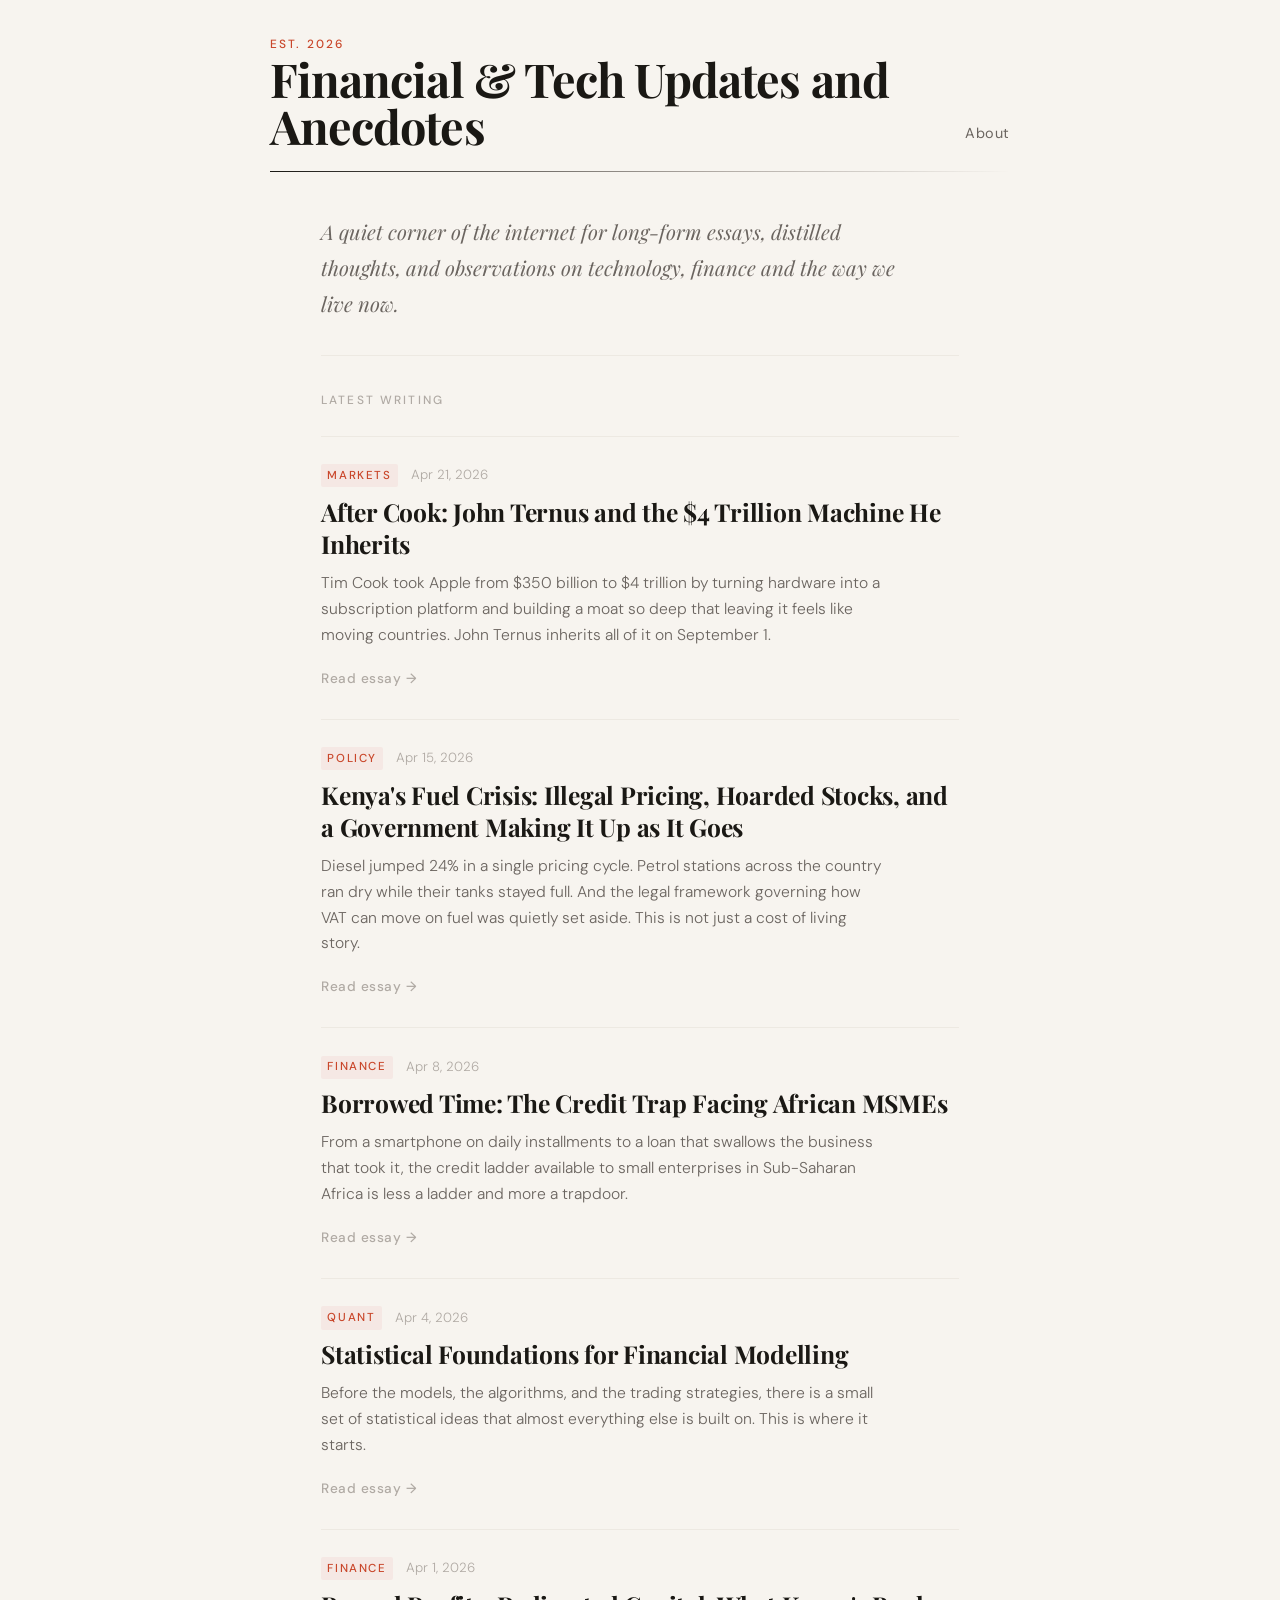
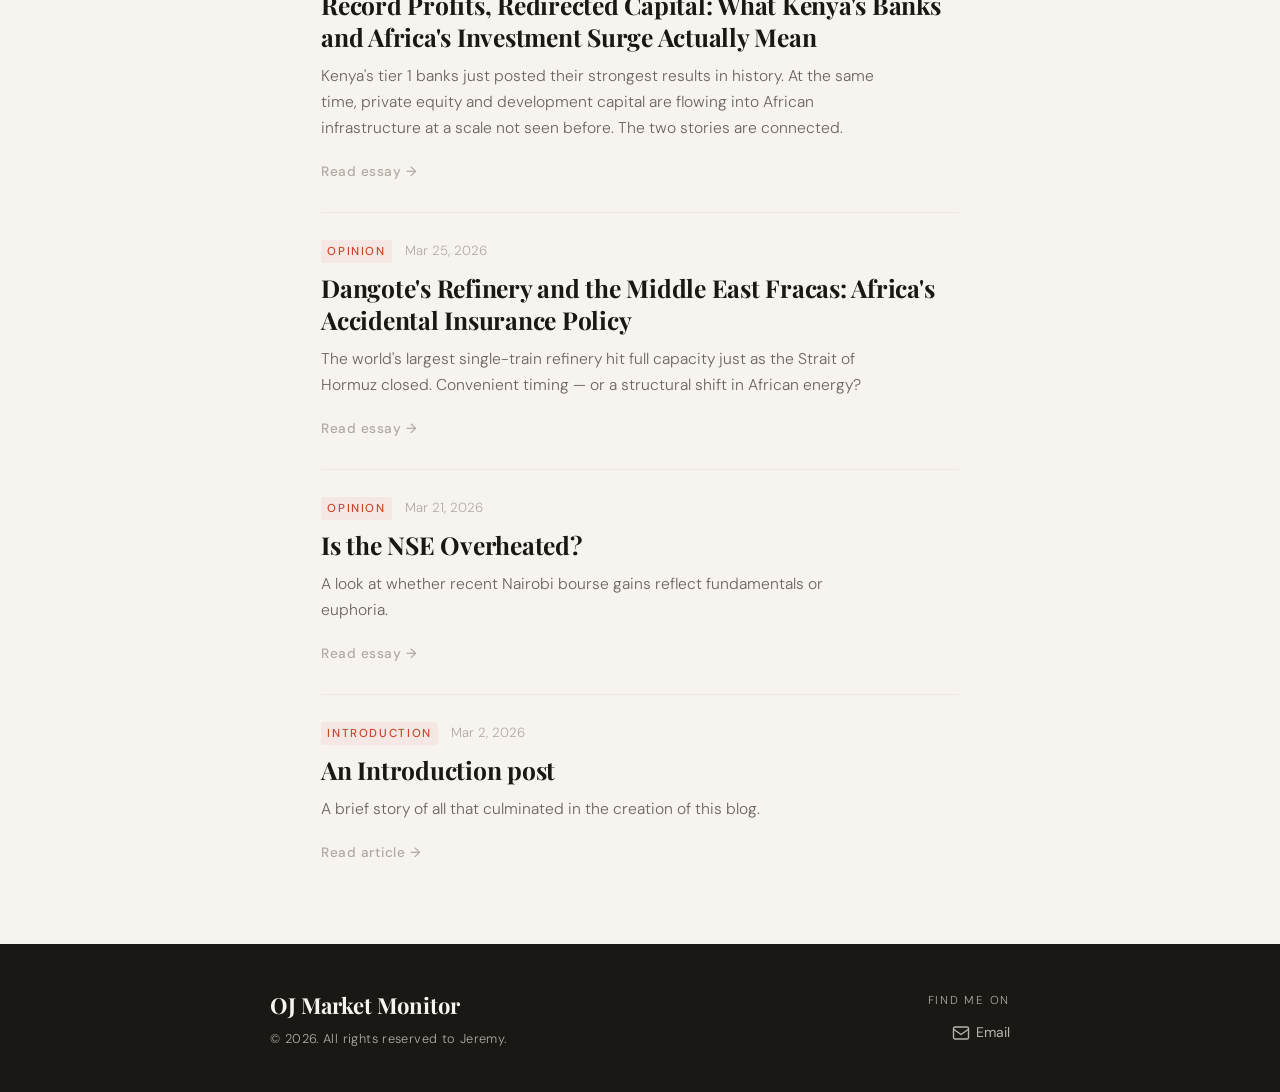
<file: index.html>
<!DOCTYPE html>

<html lang="en">
<head>
<meta charset="utf-8"/>
<meta content="width=device-width, initial-scale=1.0" name="viewport"/>
<title>OJ Market Monitor</title>
<link href="style.css" rel="stylesheet"/>
<link href="https://fonts.googleapis.com/css2?family=Playfair+Display:ital,wght@0,400;0,700;1,400&amp;family=DM+Sans:wght@300;400;500&amp;display=swap" rel="stylesheet"/>
</head>
<body>
<!-- HEADER -->
<header class="site-header">
<div class="header-inner">
<div class="site-brand">
<span class="site-label">est. 2026</span>
<h1 class="site-title">Financial &amp; Tech Updates and Anecdotes</h1>
</div>
<br/>
<nav class="site-nav">
<a href="about.html">About</a>
</nav>
</div>
<div class="header-rule"></div>
</header>
<!-- MAIN -->
<main class="main-content">
<!-- INTRO -->
<section class="intro-section">
<p class="intro-text">
        A quiet corner of the internet for long-form essays, distilled thoughts, 
        and observations on technology, finance and the way we live now. 
      </p>
</section>
<!-- ARTICLE CARDS -->
<section class="articles-section">
<div class="section-label">Latest Writing</div><article class="card" data-index="10">
<a class="card-link" href="apple-ternus-cook.html">
<div class="card-meta">
<span class="card-tag">Markets</span>
<span class="card-date">Apr 21, 2026</span>
</div>
<h2 class="card-title">After Cook: John Ternus and the $4 Trillion Machine He Inherits</h2>
<p class="card-excerpt">
            Tim Cook took Apple from $350 billion to $4 trillion by turning hardware into a subscription platform and building a moat so deep that leaving it feels like moving countries. John Ternus inherits all of it on September 1.
          </p>
<span class="card-read">Read essay →</span>
</a>
</article><article class="card" data-index="09">
<a class="card-link" href="kenya-fuel-crisis.html">
<div class="card-meta">
<span class="card-tag">Policy</span>
<span class="card-date">Apr 15, 2026</span>
</div>
<h2 class="card-title">Kenya's Fuel Crisis: Illegal Pricing, Hoarded Stocks, and a Government Making It Up as It Goes</h2>
<p class="card-excerpt">
            Diesel jumped 24% in a single pricing cycle. Petrol stations across the country ran dry while their tanks stayed full. And the legal framework governing how VAT can move on fuel was quietly set aside. This is not just a cost of living story.
          </p>
<span class="card-read">Read essay →</span>
</a>
</article><article class="card" data-index="08">
<a class="card-link" href="credit-financing-africa.html">
<div class="card-meta">
<span class="card-tag">Finance</span>
<span class="card-date">Apr 8, 2026</span>
</div>
<h2 class="card-title">Borrowed Time: The Credit Trap Facing African MSMEs</h2>
<p class="card-excerpt">
            From a smartphone on daily installments to a loan that swallows the business that took it, the credit ladder available to small enterprises in Sub-Saharan Africa is less a ladder and more a trapdoor.
          </p>
<span class="card-read">Read essay →</span>
</a>
</article><article class="card" data-index="07">
<a class="card-link" href="statistical-foundations.html">
<div class="card-meta">
<span class="card-tag">Quant</span>
<span class="card-date">Apr 4, 2026</span>
</div>
<h2 class="card-title">Statistical Foundations for Financial Modelling</h2>
<p class="card-excerpt">
            Before the models, the algorithms, and the trading strategies, there is a small set of statistical ideas that almost everything else is built on. This is where it starts.
          </p>
<span class="card-read">Read essay →</span>
</a>
</article><article class="card" data-index="06">
<a class="card-link" href="kenyan-banks-africa-investment.html">
<div class="card-meta">
<span class="card-tag">Finance</span>
<span class="card-date">Apr 1, 2026</span>
</div>
<h2 class="card-title">Record Profits, Redirected Capital: What Kenya's Banks and Africa's Investment Surge Actually Mean</h2>
<p class="card-excerpt">
            Kenya's tier 1 banks just posted their strongest results in history. At the same time, private equity and development capital are flowing into African infrastructure at a scale not seen before. The two stories are connected.
          </p>
<span class="card-read">Read essay →</span>
</a>
</article><article class="card" data-index="05">
<a class="card-link" href="dangote-refinery-hormuz.html">
<div class="card-meta">
<span class="card-tag">Opinion</span>
<span class="card-date">Mar 25, 2026</span>
</div>
<h2 class="card-title">Dangote's Refinery and the Middle East Fracas: Africa's Accidental Insurance Policy</h2>
<p class="card-excerpt">
            The world's largest single-train refinery hit full capacity just as the Strait of Hormuz closed. Convenient timing — or a structural shift in African energy?
          </p>
<span class="card-read">Read essay →</span>
</a>
</article><article class="card" data-index="04">
<a class="card-link" href="nse-overheated.html">
<div class="card-meta">
<span class="card-tag">Opinion</span>
<span class="card-date">Mar 21, 2026</span>
</div>
<h2 class="card-title">Is the NSE Overheated?</h2>
<p class="card-excerpt">
            A look at whether recent Nairobi bourse gains reflect fundamentals or euphoria.
          </p>
<span class="card-read">Read essay →</span>
</a>
</article>
<article class="card" data-index="01">
<a class="card-link" href="article1.html">
<div class="card-meta">
<span class="card-tag">Introduction</span>
<span class="card-date">Mar 2, 2026</span>
</div>
<h2 class="card-title">An Introduction post</h2>
<p class="card-excerpt">
             A brief story of all that culminated in the creation of this blog. 
          </p>
<span class="card-read">Read article →</span>
</a>
</article>
</section>
</main>
<!-- FOOTER -->
<footer class="site-footer">
<div class="footer-inner">
<div class="footer-brand">
<span class="footer-title">OJ Market Monitor</span>
<span class="footer-copy">© 2026. All rights reserved to Jeremy.</span>
</div>
<div class="footer-socials">
<span class="socials-label">Find me on</span>
<div class="social-links">
<a aria-label="Email" class="social-link" href="mailto:jeremyangwenyi.ja@gmail.com">
<svg fill="none" height="18" stroke="currentColor" stroke-width="1.8" viewbox="0 0 24 24" width="18"><rect height="16" rx="2" width="20" x="2" y="4"></rect><path d="m2 7 10 7 10-7"></path></svg>
            Email
          </a>
</div>
</div>
</div>
</footer>
<script src="main.js"></script>
</body>
</html>
</file>
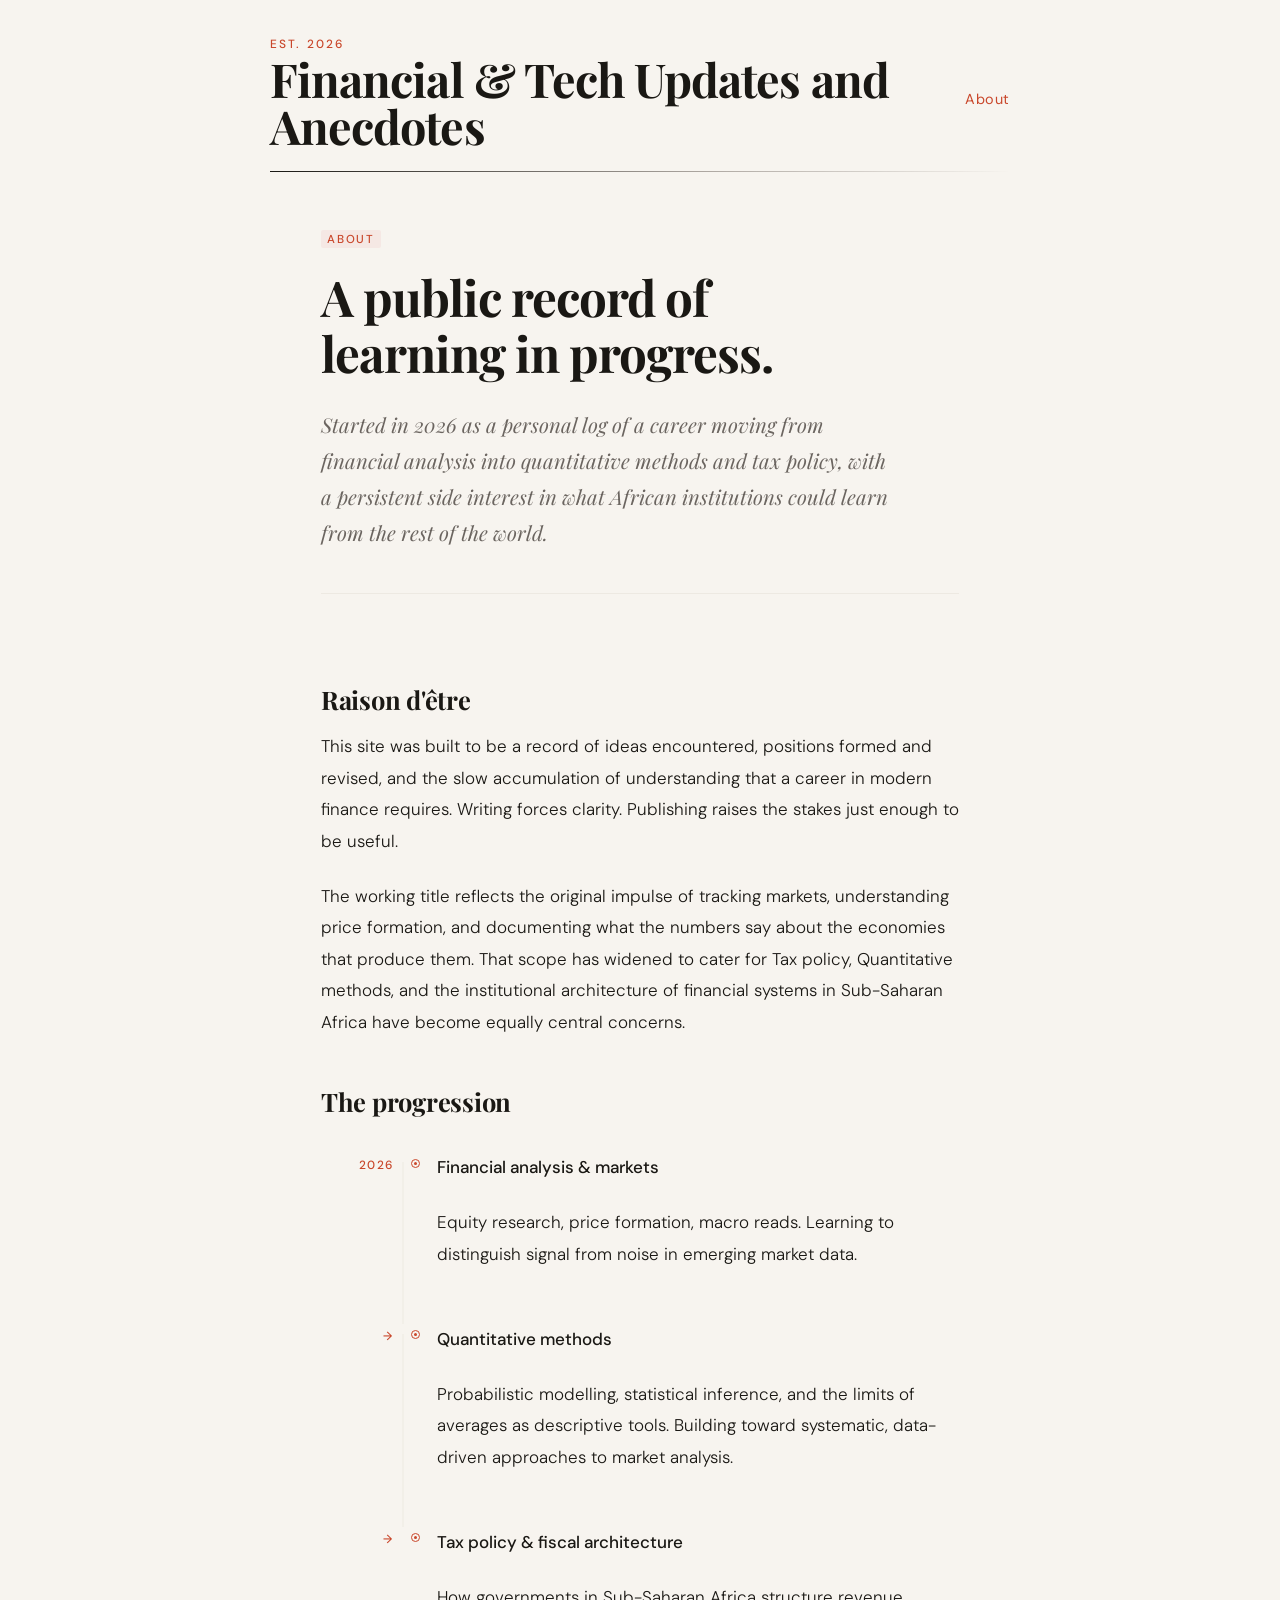
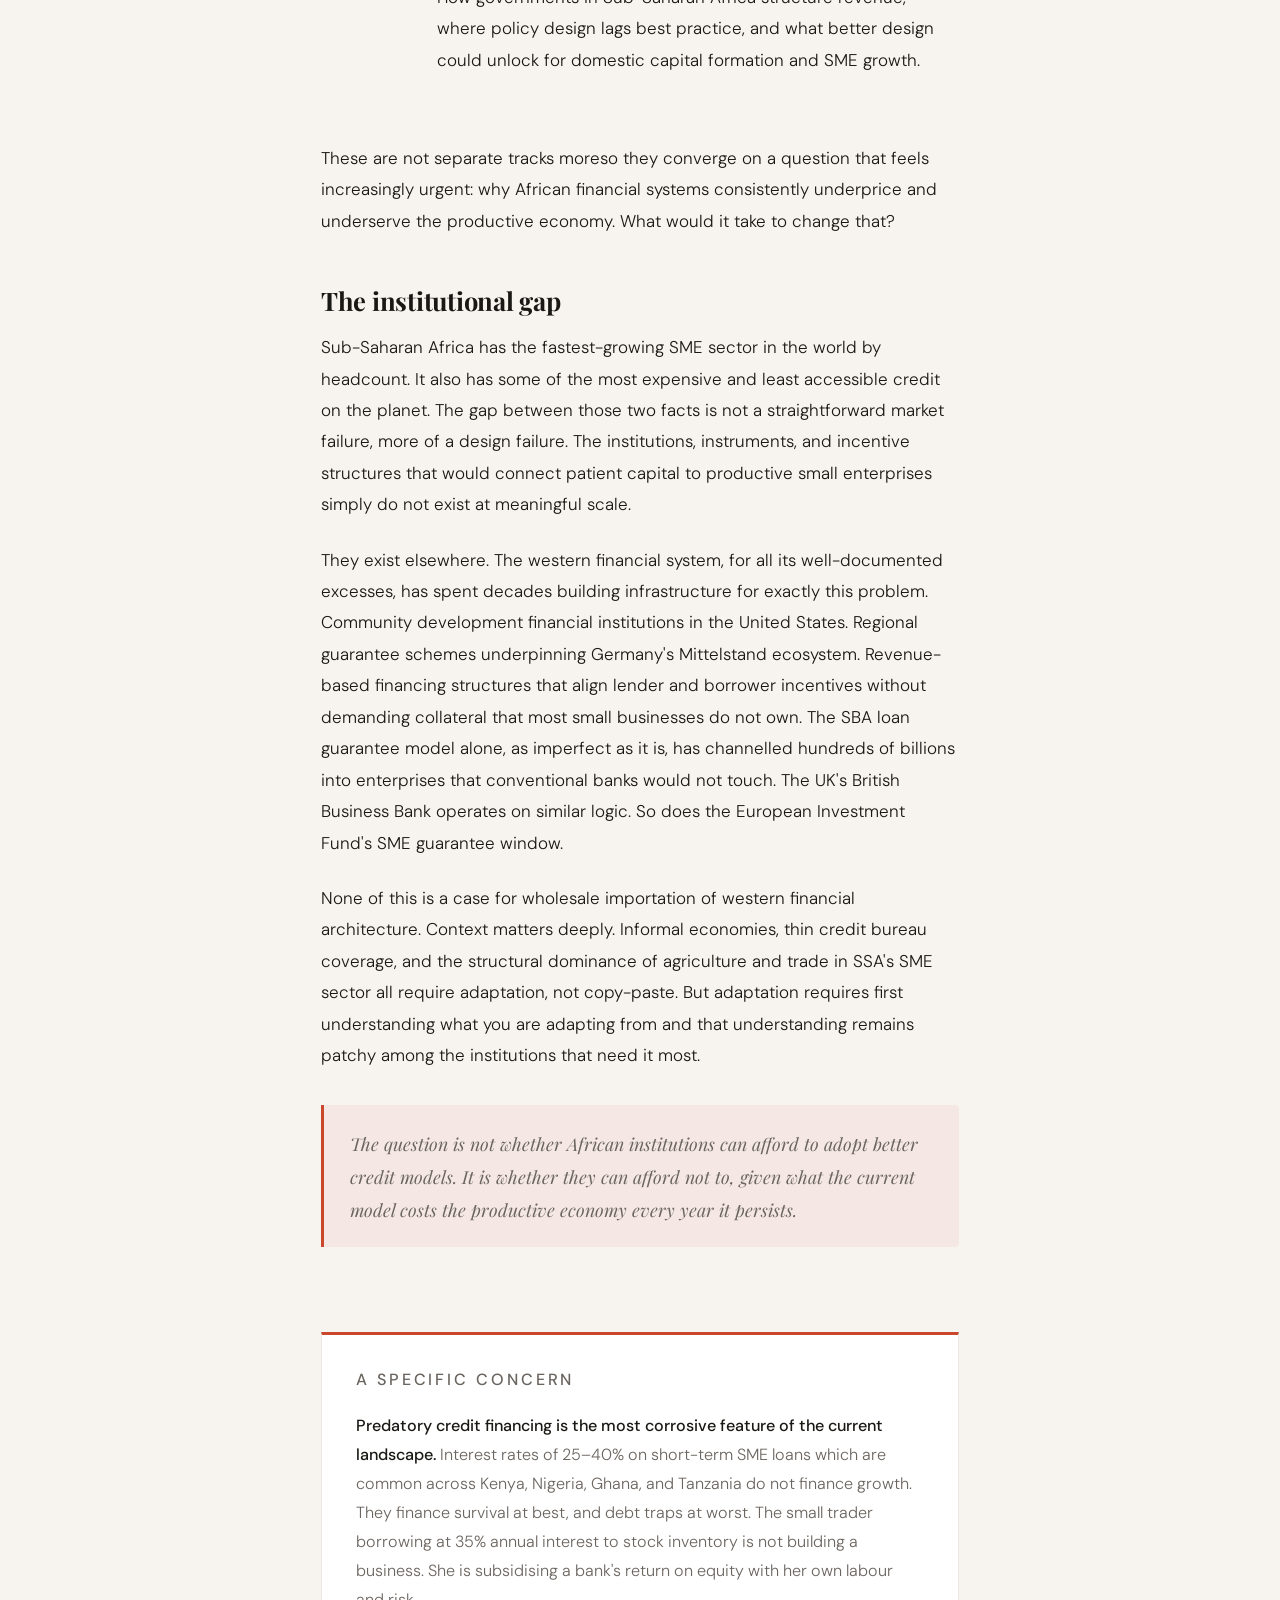
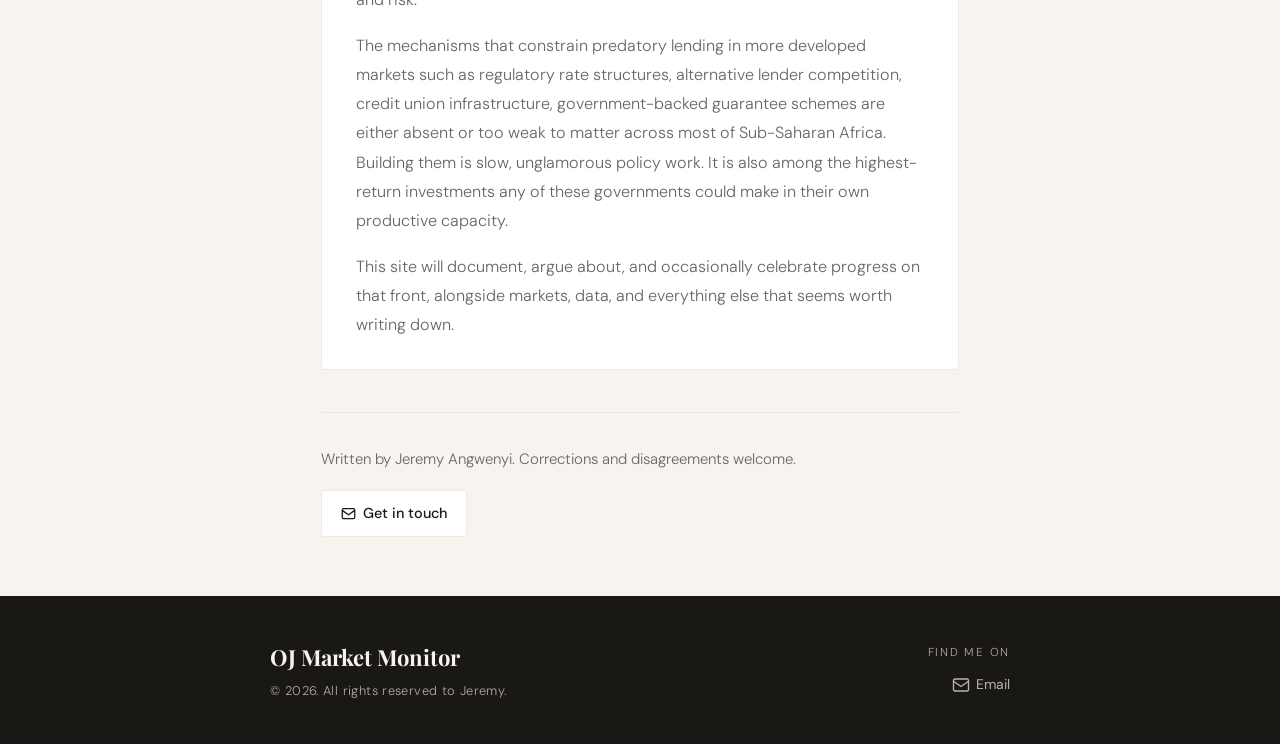
<file: about.html>
<!DOCTYPE html>
<html lang="en">
<head>
  <meta charset="UTF-8" />
  <meta name="viewport" content="width=device-width, initial-scale=1.0" />
  <title>About — OJ Market Monitor</title>
  <link rel="stylesheet" href="style.css" />
  <link href="https://fonts.googleapis.com/css2?family=Playfair+Display:ital,wght@0,400;0,700;1,400&family=DM+Sans:wght@300;400;500&display=swap" rel="stylesheet" />

  <style>
    .about-hero {
      padding: 3rem 0 2.5rem;
      border-bottom: 1px solid var(--paper-warm);
      opacity: 0;
      animation: fadeUp 0.6s 0.1s ease forwards;
    }

    .about-title {
      font-family: var(--font-serif);
      font-size: clamp(2rem, 5vw, 2.9rem);
      font-weight: 700;
      line-height: 1.15;
      letter-spacing: -0.02em;
      color: var(--ink);
      margin: 1rem 0 1.5rem;
    }

    .about-standfirst {
      font-family: var(--font-serif);
      font-style: italic;
      font-size: clamp(1rem, 2.5vw, 1.2rem);
      line-height: 1.75;
      color: var(--ink-light);
      max-width: 580px;
    }

    .about-body {
      padding: 2.5rem 0 1rem;
      opacity: 0;
      animation: fadeUp 0.6s 0.25s ease forwards;
    }

    .about-body p {
      font-size: 1rem;
      line-height: 1.85;
      color: var(--ink);
      margin-bottom: 1.4rem;
    }

    .about-body h2 {
      font-family: var(--font-serif);
      font-size: clamp(1.2rem, 3vw, 1.5rem);
      font-weight: 700;
      line-height: 1.3;
      letter-spacing: -0.01em;
      color: var(--ink);
      margin: 2.75rem 0 0.9rem;
    }

    .about-body blockquote {
      margin: 2rem 0;
      padding: 1.25rem 1.5rem;
      border-left: 3px solid var(--accent);
      background-color: var(--accent-pale);
      border-radius: 0 4px 4px 0;
    }

    .about-body blockquote p {
      font-family: var(--font-serif);
      font-style: italic;
      font-size: 1.05rem;
      color: var(--ink-light);
      margin-bottom: 0;
    }

    /* ── Timeline ── */
    .timeline {
      margin: 2rem 0 2.5rem;
      display: flex;
      flex-direction: column;
    }

    .timeline-item {
      display: grid;
      grid-template-columns: 72px 1fr;
      gap: 0 1.5rem;
      position: relative;
      padding-bottom: 1.75rem;
    }

    .timeline-item:last-child { padding-bottom: 0; }

    .timeline-item::before {
      content: '';
      position: absolute;
      left: 72px;
      top: 10px;
      bottom: 0;
      width: 1px;
      background: var(--paper-warm);
      transform: translateX(calc(-50% + 10px));
    }

    .timeline-item:last-child::before { display: none; }

    .timeline-year {
      font-size: 0.7rem;
      font-weight: 500;
      letter-spacing: 0.1em;
      color: var(--accent);
      text-align: right;
      padding-top: 0.15rem;
    }

    .timeline-content {
      padding-left: 1.1rem;
      position: relative;
    }

    .timeline-content::before {
      content: '';
      position: absolute;
      left: -0.4rem;
      top: 0.45rem;
      width: 7px;
      height: 7px;
      border-radius: 50%;
      background: var(--accent);
      border: 2px solid var(--paper);
      outline: 1px solid var(--accent);
    }

    .timeline-label {
      font-size: 0.82rem;
      font-weight: 500;
      color: var(--ink);
      margin-bottom: 0.25rem;
    }

    .timeline-desc {
      font-size: 0.85rem;
      color: var(--ink-light);
      line-height: 1.6;
      margin: 0;
    }

    /* ── Emphasis box ── */
    .emphasis-box {
      margin: 2rem 0 2.5rem;
      padding: 1.75rem 2rem;
      border: 1px solid var(--paper-warm);
      border-top: 3px solid var(--accent);
      background: white;
      border-radius: 0 0 4px 4px;
      opacity: 0;
      animation: fadeUp 0.6s 0.4s ease forwards;
    }

    .emphasis-box-label {
      font-size: 0.65rem;
      font-weight: 500;
      letter-spacing: 0.18em;
      text-transform: uppercase;
      color: var(--accent);
      margin-bottom: 0.85rem;
    }

    .emphasis-box p {
      font-size: 0.95rem;
      line-height: 1.8;
      color: var(--ink-light);
      margin-bottom: 1rem;
    }

    .emphasis-box p:last-child { margin-bottom: 0; }

    .emphasis-box strong {
      color: var(--ink);
      font-weight: 500;
    }

    /* ── Contact strip ── */
    .contact-strip {
      padding: 2rem 0 3.5rem;
      border-top: 1px solid var(--paper-warm);
      display: flex;
      align-items: center;
      justify-content: space-between;
      flex-wrap: wrap;
      gap: 1rem;
      opacity: 0;
      animation: fadeUp 0.6s 0.5s ease forwards;
    }

    .contact-strip p {
      font-size: 0.88rem;
      color: var(--ink-light);
    }

    .contact-link {
      display: inline-flex;
      align-items: center;
      gap: 0.45rem;
      font-size: 0.85rem;
      font-weight: 500;
      color: var(--ink);
      text-decoration: none;
      padding: 0.6rem 1.1rem;
      border: 1px solid var(--paper-warm);
      border-radius: 3px;
      background: white;
      transition: border-color 0.2s, color 0.2s, background 0.2s;
    }

    .contact-link:hover {
      border-color: var(--accent);
      color: var(--accent);
      background: var(--accent-pale);
    }
  </style>
</head>
<body>

  <!-- HEADER -->
  <header class="site-header">
    <div class="header-inner">
      <div class="site-brand">
        <span class="site-label">est. 2026</span>
        <a href="index.html" style="text-decoration:none;">
          <h1 class="site-title">Financial &amp; Tech Updates and Anecdotes</h1>
        </a>
      </div>
      <nav class="site-nav">
        <br>
        <br>
        <a href="about.html" style="color: var(--accent);">About</a>
      </nav>
    </div>
    <div class="header-rule"></div>
  </header>

  <!-- MAIN -->
  <main class="main-content">

    <section class="about-hero">
      
      <span class="card-tag">About</span>
      <h1 class="about-title">A public record of<br>learning in progress.</h1>
      <p class="about-standfirst">
        Started in 2026 as a personal log of a career moving from financial analysis
        into quantitative methods and tax policy, with a persistent side interest
        in what African institutions could learn from the rest of the world.
      </p>
    </section>

    <div class="about-body">

      <h2>Raison d'être</h2>

      <p>
        This site was built to be a record of ideas
        encountered, positions formed and revised, and the slow accumulation of understanding
        that a career in modern finance requires. Writing forces clarity.
        Publishing raises the stakes just enough to be useful.
      </p>

      <p>
        The working title reflects the original impulse of tracking
        markets, understanding price formation, and documenting what the numbers say about the economies
        that produce them. That scope has widened to cater for Tax policy, Quantitative methods, and the
        institutional architecture of financial systems in Sub-Saharan Africa have become equally
        central concerns.
      </p>

      <h2>The progression</h2>

      <div class="timeline">
        <div class="timeline-item">
          <span class="timeline-year">2026</span>
          <div class="timeline-content">
            <p class="timeline-label">Financial analysis &amp; markets</p>
            <p class="timeline-desc">Equity research, price formation, macro reads. Learning to distinguish signal from noise in emerging market data.</p>
          </div>
        </div>
        <div class="timeline-item">
          <span class="timeline-year">→</span>
          <div class="timeline-content">
            <p class="timeline-label">Quantitative methods</p>
            <p class="timeline-desc">Probabilistic modelling, statistical inference, and the limits of averages as descriptive tools. Building toward systematic, data-driven approaches to market analysis.</p>
          </div>
        </div>
        <div class="timeline-item">
          <span class="timeline-year">→</span>
          <div class="timeline-content">
            <p class="timeline-label">Tax policy &amp; fiscal architecture</p>
            <p class="timeline-desc">How governments in Sub-Saharan Africa structure revenue, where policy design lags best practice, and what better design could unlock for domestic capital formation and SME growth.</p>
          </div>
        </div>
      </div>

      <p>
        These are not separate tracks moreso they converge on a question that feels increasingly
        urgent: why African financial systems consistently underprice and underserve the
        productive economy. What would it take to change that?
      </p>

      <h2>The institutional gap</h2>

      <p>
        Sub-Saharan Africa has the fastest-growing SME sector in the world by headcount.
        It also has some of the most expensive and least accessible credit on the planet.
        The gap between those two facts is not a straightforward market failure, more of a
        design failure. The institutions, instruments, and incentive structures that would
        connect patient capital to productive small enterprises simply do not exist at
        meaningful scale.
      </p>

      <p>
        They exist elsewhere. The western financial system, for all its well-documented
        excesses, has spent decades building infrastructure for exactly this problem.
        Community development financial institutions in the United States. Regional guarantee
        schemes underpinning Germany's Mittelstand ecosystem. Revenue-based financing
        structures that align lender and borrower incentives without demanding collateral
        that most small businesses do not own. The SBA loan guarantee model alone, as imperfect
        as it is, has channelled hundreds of billions into enterprises that conventional
        banks would not touch. The UK's British Business Bank operates on similar logic.
        So does the European Investment Fund's SME guarantee window.
      </p>

      <p>
        None of this is a case for wholesale importation of western financial architecture.
        Context matters deeply. Informal economies, thin credit bureau coverage, and the
        structural dominance of agriculture and trade in SSA's SME sector all require
        adaptation, not copy-paste. But adaptation requires first understanding what you
        are adapting from and that understanding remains patchy among the institutions
        that need it most.
      </p>

      <blockquote>
        <p>
          The question is not whether African institutions can afford to adopt better credit
          models. It is whether they can afford not to, given what the current model costs
          the productive economy every year it persists.
        </p>
      </blockquote>

    </div>

    <!-- EMPHASIS BOX -->
    <div class="emphasis-box">
      <p class="emphasis-box-label">A specific concern</p>
      <p>
        <strong>Predatory credit financing is the most corrosive feature of the current
        landscape.</strong> Interest rates of 25–40% on short-term SME loans which are common across
        Kenya, Nigeria, Ghana, and Tanzania do not finance growth. They finance survival at
        best, and debt traps at worst. The small trader borrowing at 35% annual interest to
        stock inventory is not building a business. She is subsidising a bank's return on
        equity with her own labour and risk.
      </p>
      <p>
        The mechanisms that constrain predatory lending in more developed markets such as regulatory
        rate structures, alternative lender competition, credit union infrastructure,
        government-backed guarantee schemes are either absent or too weak to matter across
        most of Sub-Saharan Africa. Building them is slow, unglamorous policy work. It is also
        among the highest-return investments any of these governments could make in their own
        productive capacity.
      </p>
      <p>
        This site will document, argue about, and occasionally celebrate progress on that front,
        alongside markets, data, and everything else that seems worth writing down.
      </p>
    </div>

    <!-- CONTACT -->
    <div class="contact-strip">
      <p>Written by Jeremy Angwenyi. Corrections and disagreements welcome.</p>
      <a href="mailto:jeremyangwenyi.ja@gmail.com" class="contact-link">
        <svg width="15" height="15" viewBox="0 0 24 24" fill="none" stroke="currentColor" stroke-width="2"><rect x="2" y="4" width="20" height="16" rx="2"/><path d="m2 7 10 7 10-7"/></svg>
        Get in touch
      </a>
    </div>

  </main>

  <!-- FOOTER -->
  <footer class="site-footer">
    <div class="footer-inner">
      <div class="footer-brand">
        <span class="footer-title">OJ Market Monitor</span>
        <span class="footer-copy">© 2026. All rights reserved to Jeremy.</span>
      </div>
      <div class="footer-socials">
        <span class="socials-label">Find me on</span>
        <div class="social-links">
          <a href="mailto:jeremyangwenyi.ja@gmail.com" class="social-link" aria-label="Email">
            <svg width="18" height="18" viewBox="0 0 24 24" fill="none" stroke="currentColor" stroke-width="1.8"><rect x="2" y="4" width="20" height="16" rx="2"/><path d="m2 7 10 7 10-7"/></svg>
            Email
          </a>
        </div>
      </div>
    </div>
  </footer>

  <script src="main.js"></script>
</body>
</html>
</file>
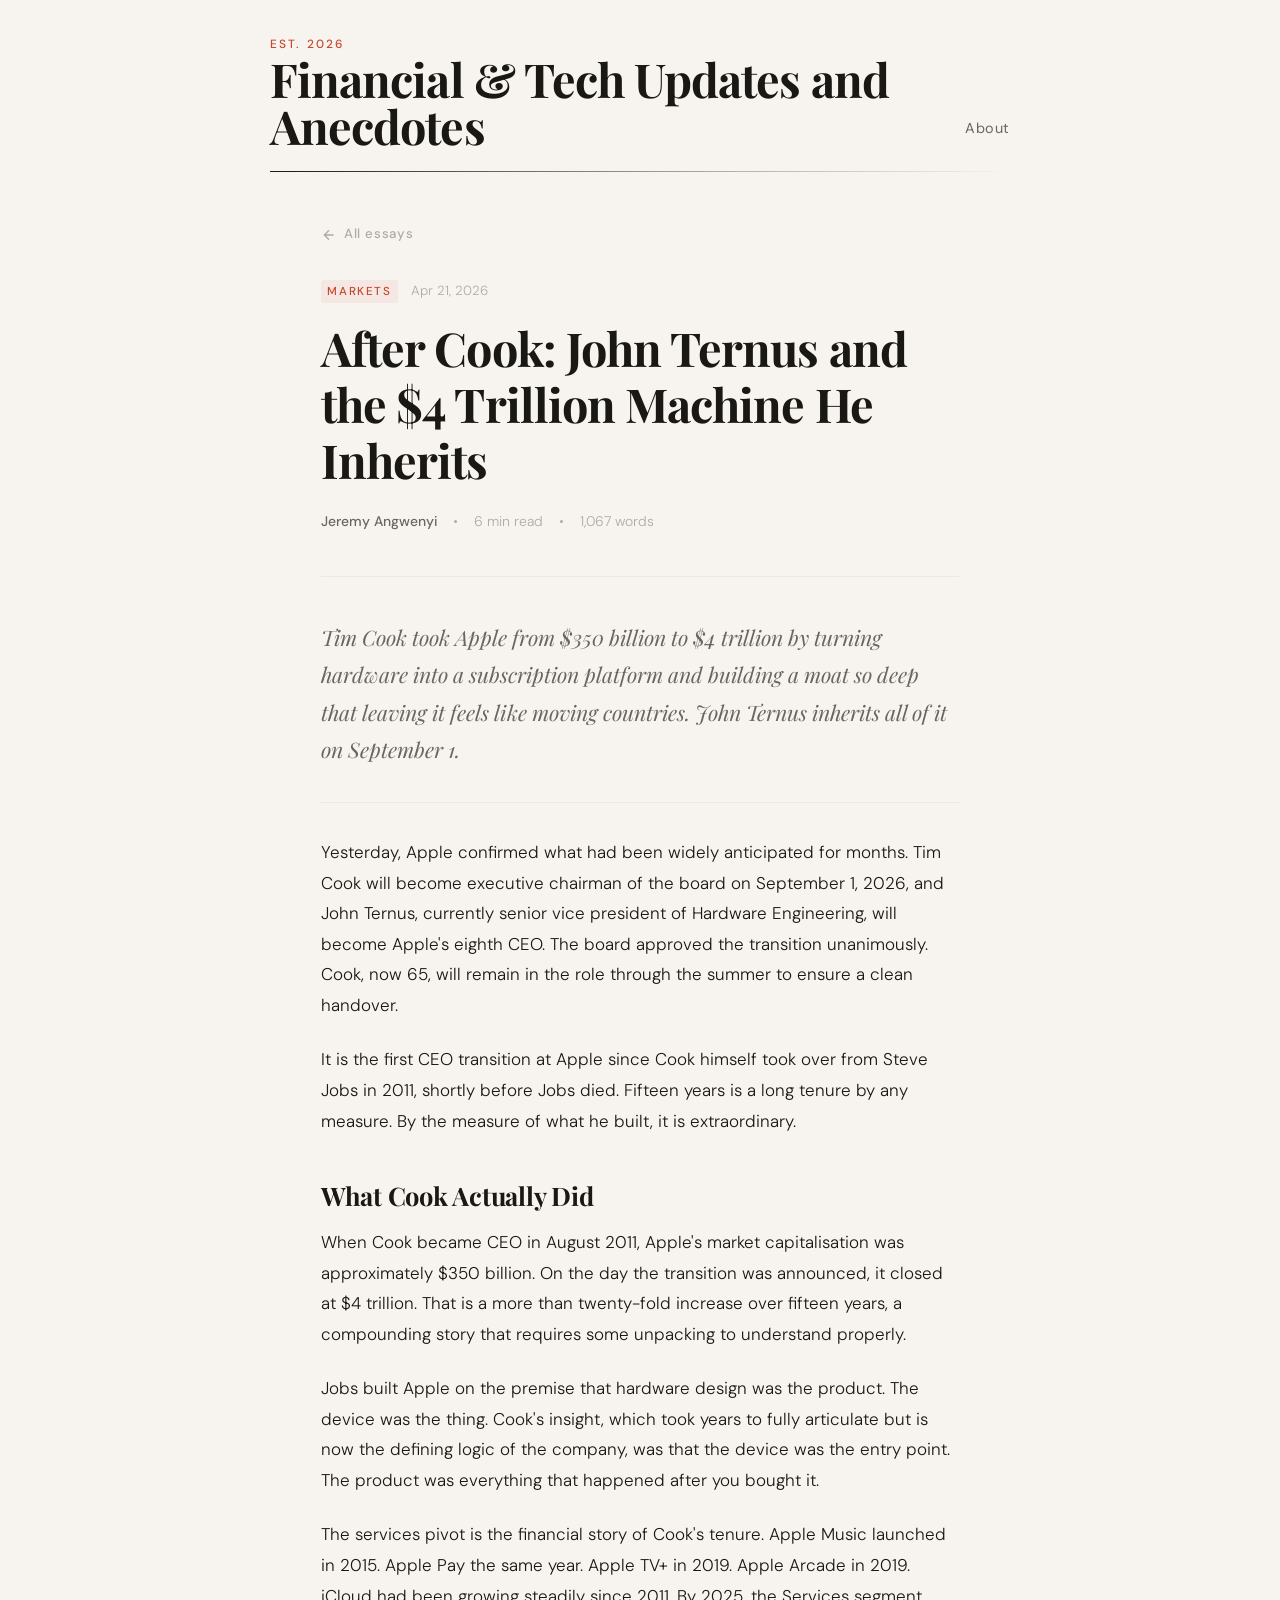
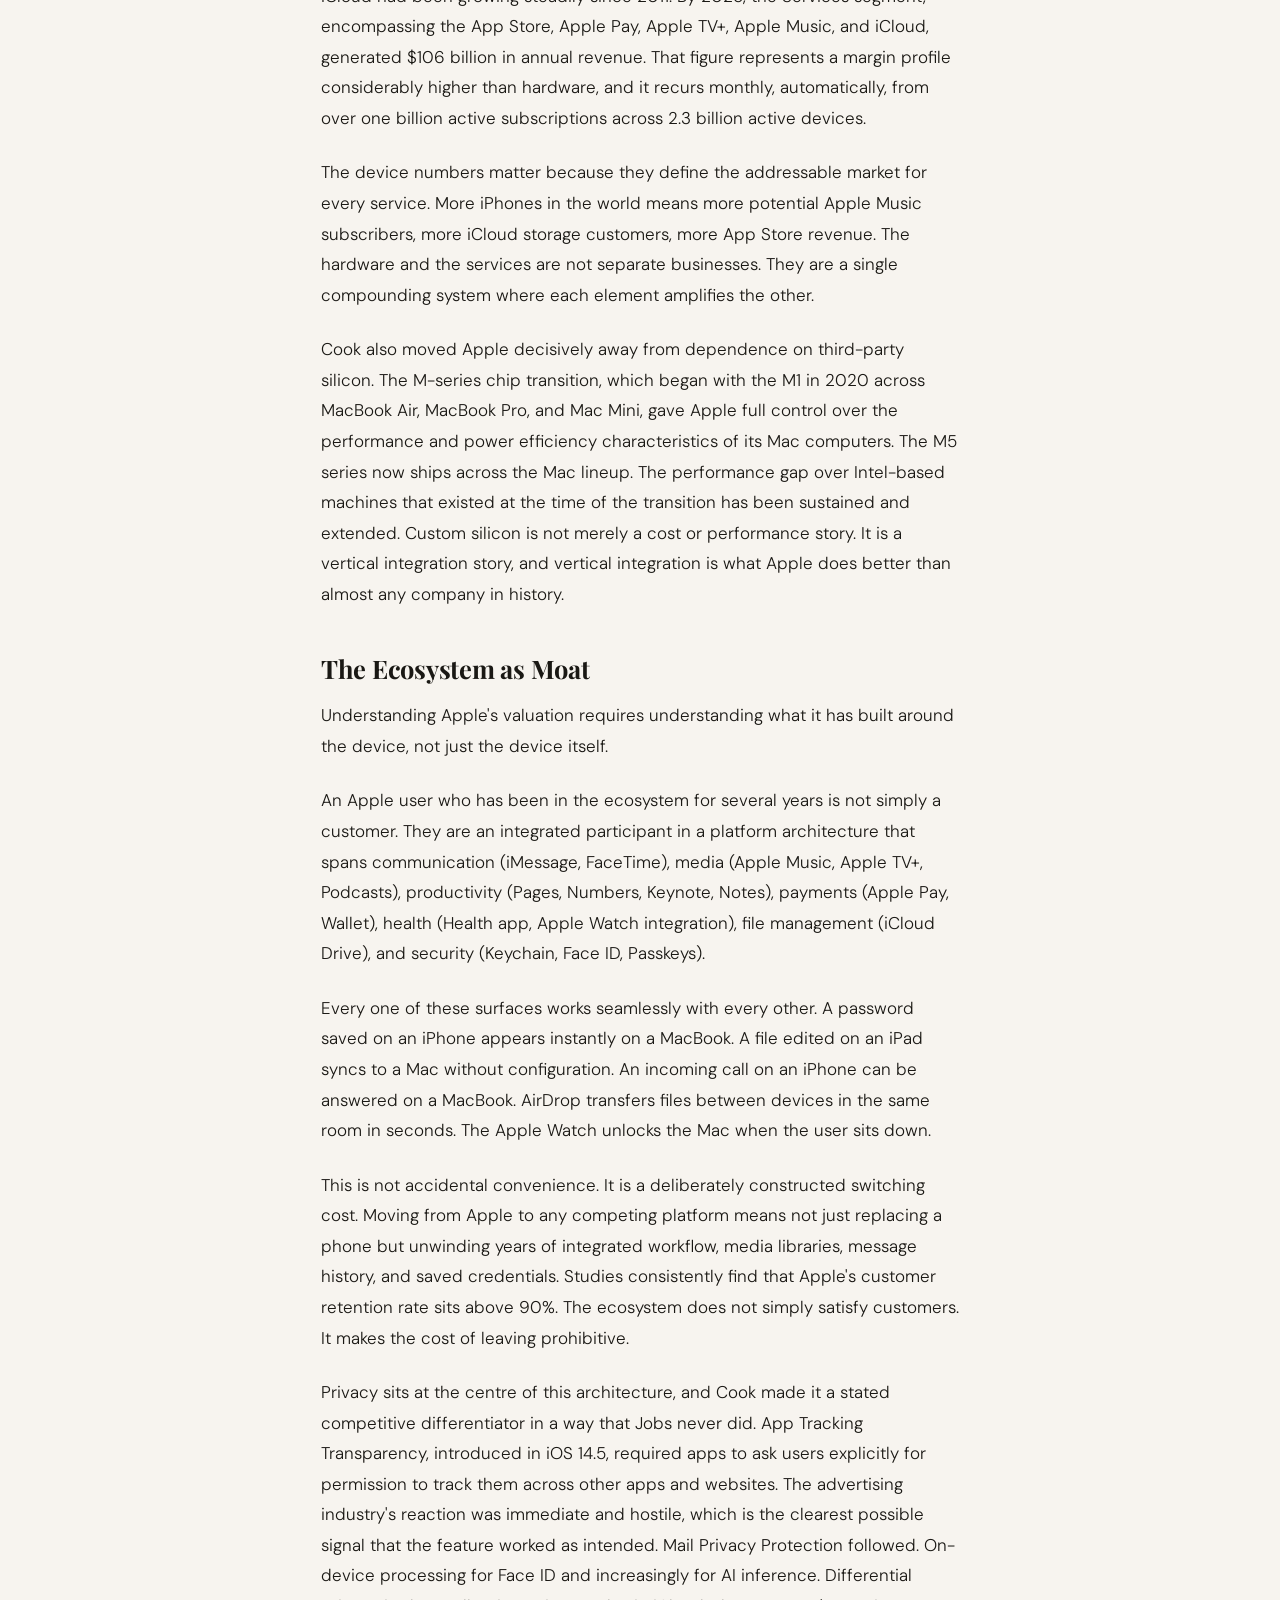
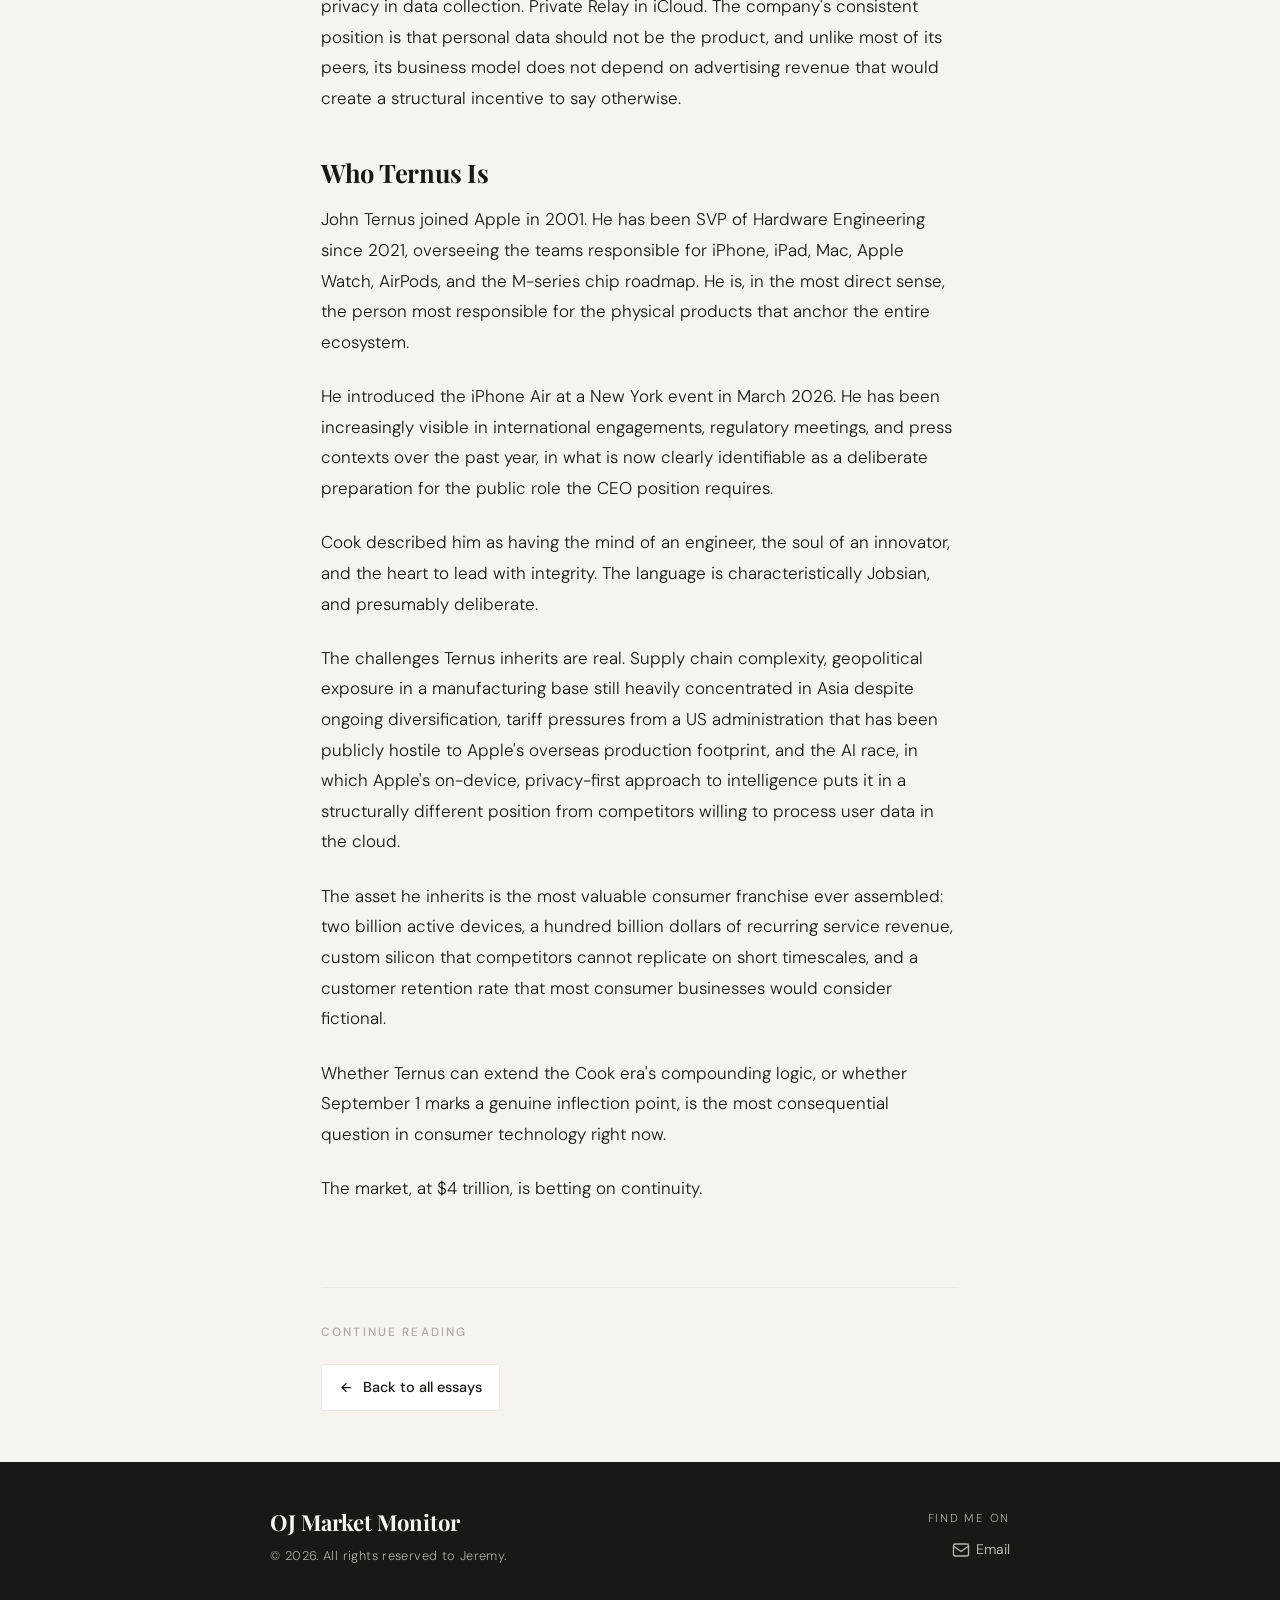
<file: apple-ternus-cook.html>
<!DOCTYPE html>
<html lang="en">
<head>
  <meta charset="UTF-8" />
  <meta name="viewport" content="width=device-width, initial-scale=1.0" />
  <title>After Cook: John Ternus and the $4 Trillion Machine He Inherits — OJ Market Monitor</title>
  <link rel="stylesheet" href="style.css" />
  <link href="https://fonts.googleapis.com/css2?family=Playfair+Display:ital,wght@0,400;0,700;1,400&family=DM+Sans:wght@300;400;500&display=swap" rel="stylesheet" />
</head>
<body>

  <!-- HEADER -->
  <header class="site-header">
    <div class="header-inner">
      <div class="site-brand">
        <span class="site-label">est. 2026</span>
        <a href="index.html" style="text-decoration:none;">
          <h1 class="site-title">Financial &amp; Tech Updates and Anecdotes</h1>
        </a>
      </div>
      <nav class="site-nav">
        <br>
        <a href="#">About</a>
      </nav>
    </div>
    <div class="header-rule"></div>
  </header>

  <!-- MAIN -->
  <main class="main-content">

    <section class="article-hero">
      <a href="index.html" class="article-back">
        <svg width="16" height="16" viewBox="0 0 24 24" fill="none" stroke="currentColor" stroke-width="2"><path d="M19 12H5M12 19l-7-7 7-7"/></svg>
        All essays
      </a>

      <div class="article-meta">
        <span class="card-tag">Markets</span>
        <span class="card-date">Apr 21, 2026</span>
      </div>

      <h1 class="article-title">After Cook: John Ternus and the $4 Trillion Machine He Inherits</h1>

      <div class="article-byline">
        <span class="author">Jeremy Angwenyi</span>
        <span class="sep"></span>
        <span>6 min read</span>
        <span class="sep"></span>
        <span>1,067 words</span>
      </div>
    </section>

    <article class="article-body">
      <p class="lead">Tim Cook took Apple from $350 billion to $4 trillion by turning hardware into a subscription platform and building a moat so deep that leaving it feels like moving countries. John Ternus inherits all of it on September 1.</p>
      <p>Yesterday, Apple confirmed what had been widely anticipated for months. Tim Cook will become executive chairman of the board on September 1, 2026, and John Ternus, currently senior vice president of Hardware Engineering, will become Apple's eighth CEO. The board approved the transition unanimously. Cook, now 65, will remain in the role through the summer to ensure a clean handover.</p>
<p>It is the first CEO transition at Apple since Cook himself took over from Steve Jobs in 2011, shortly before Jobs died. Fifteen years is a long tenure by any measure. By the measure of what he built, it is extraordinary.</p>
<h2>What Cook Actually Did</h2>
<p>When Cook became CEO in August 2011, Apple's market capitalisation was approximately $350 billion. On the day the transition was announced, it closed at $4 trillion. That is a more than twenty-fold increase over fifteen years, a compounding story that requires some unpacking to understand properly.</p>
<p>Jobs built Apple on the premise that hardware design was the product. The device was the thing. Cook's insight, which took years to fully articulate but is now the defining logic of the company, was that the device was the entry point. The product was everything that happened after you bought it.</p>
<p>The services pivot is the financial story of Cook's tenure. Apple Music launched in 2015. Apple Pay the same year. Apple TV+ in 2019. Apple Arcade in 2019. iCloud had been growing steadily since 2011. By 2025, the Services segment, encompassing the App Store, Apple Pay, Apple TV+, Apple Music, and iCloud, generated $106 billion in annual revenue. That figure represents a margin profile considerably higher than hardware, and it recurs monthly, automatically, from over one billion active subscriptions across 2.3 billion active devices.</p>
<p>The device numbers matter because they define the addressable market for every service. More iPhones in the world means more potential Apple Music subscribers, more iCloud storage customers, more App Store revenue. The hardware and the services are not separate businesses. They are a single compounding system where each element amplifies the other.</p>
<p>Cook also moved Apple decisively away from dependence on third-party silicon. The M-series chip transition, which began with the M1 in 2020 across MacBook Air, MacBook Pro, and Mac Mini, gave Apple full control over the performance and power efficiency characteristics of its Mac computers. The M5 series now ships across the Mac lineup. The performance gap over Intel-based machines that existed at the time of the transition has been sustained and extended. Custom silicon is not merely a cost or performance story. It is a vertical integration story, and vertical integration is what Apple does better than almost any company in history.</p>
<h2>The Ecosystem as Moat</h2>
<p>Understanding Apple's valuation requires understanding what it has built around the device, not just the device itself.</p>
<p>An Apple user who has been in the ecosystem for several years is not simply a customer. They are an integrated participant in a platform architecture that spans communication (iMessage, FaceTime), media (Apple Music, Apple TV+, Podcasts), productivity (Pages, Numbers, Keynote, Notes), payments (Apple Pay, Wallet), health (Health app, Apple Watch integration), file management (iCloud Drive), and security (Keychain, Face ID, Passkeys).</p>
<p>Every one of these surfaces works seamlessly with every other. A password saved on an iPhone appears instantly on a MacBook. A file edited on an iPad syncs to a Mac without configuration. An incoming call on an iPhone can be answered on a MacBook. AirDrop transfers files between devices in the same room in seconds. The Apple Watch unlocks the Mac when the user sits down.</p>
<p>This is not accidental convenience. It is a deliberately constructed switching cost. Moving from Apple to any competing platform means not just replacing a phone but unwinding years of integrated workflow, media libraries, message history, and saved credentials. Studies consistently find that Apple's customer retention rate sits above 90%. The ecosystem does not simply satisfy customers. It makes the cost of leaving prohibitive.</p>
<p>Privacy sits at the centre of this architecture, and Cook made it a stated competitive differentiator in a way that Jobs never did. App Tracking Transparency, introduced in iOS 14.5, required apps to ask users explicitly for permission to track them across other apps and websites. The advertising industry's reaction was immediate and hostile, which is the clearest possible signal that the feature worked as intended. Mail Privacy Protection followed. On-device processing for Face ID and increasingly for AI inference. Differential privacy in data collection. Private Relay in iCloud. The company's consistent position is that personal data should not be the product, and unlike most of its peers, its business model does not depend on advertising revenue that would create a structural incentive to say otherwise.</p>
<h2>Who Ternus Is</h2>
<p>John Ternus joined Apple in 2001. He has been SVP of Hardware Engineering since 2021, overseeing the teams responsible for iPhone, iPad, Mac, Apple Watch, AirPods, and the M-series chip roadmap. He is, in the most direct sense, the person most responsible for the physical products that anchor the entire ecosystem.</p>
<p>He introduced the iPhone Air at a New York event in March 2026. He has been increasingly visible in international engagements, regulatory meetings, and press contexts over the past year, in what is now clearly identifiable as a deliberate preparation for the public role the CEO position requires.</p>
<p>Cook described him as having the mind of an engineer, the soul of an innovator, and the heart to lead with integrity. The language is characteristically Jobsian, and presumably deliberate.</p>
<p>The challenges Ternus inherits are real. Supply chain complexity, geopolitical exposure in a manufacturing base still heavily concentrated in Asia despite ongoing diversification, tariff pressures from a US administration that has been publicly hostile to Apple's overseas production footprint, and the AI race, in which Apple's on-device, privacy-first approach to intelligence puts it in a structurally different position from competitors willing to process user data in the cloud.</p>
<p>The asset he inherits is the most valuable consumer franchise ever assembled: two billion active devices, a hundred billion dollars of recurring service revenue, custom silicon that competitors cannot replicate on short timescales, and a customer retention rate that most consumer businesses would consider fictional.</p>
<p>Whether Ternus can extend the Cook era's compounding logic, or whether September 1 marks a genuine inflection point, is the most consequential question in consumer technology right now.</p>
<p>The market, at $4 trillion, is betting on continuity.</p>
    </article>

    <section class="article-footer">
      <div class="article-footer-label">Continue Reading</div>
      <div class="article-nav">
        <a href="index.html" class="article-nav-link">
          <svg width="15" height="15" viewBox="0 0 24 24" fill="none" stroke="currentColor" stroke-width="2"><path d="M19 12H5M12 19l-7-7 7-7"/></svg>
          Back to all essays
        </a>
      </div>
    </section>

  </main>

  <!-- FOOTER -->
  <footer class="site-footer">
    <div class="footer-inner">
      <div class="footer-brand">
        <span class="footer-title">OJ Market Monitor</span>
        <span class="footer-copy">&copy; 2026. All rights reserved to Jeremy.</span>
      </div>
      <div class="footer-socials">
        <span class="socials-label">Find me on</span>
        <div class="social-links">
          <a href="mailto:jeremyangwenyi.ja@gmail.com" class="social-link" aria-label="Email">
            <svg width="18" height="18" viewBox="0 0 24 24" fill="none" stroke="currentColor" stroke-width="1.8"><rect x="2" y="4" width="20" height="16" rx="2"/><path d="m2 7 10 7 10-7"/></svg>
            Email
          </a>
        </div>
      </div>
    </div>
  </footer>

  <script src="main.js"></script>
</body>
</html>
</file>
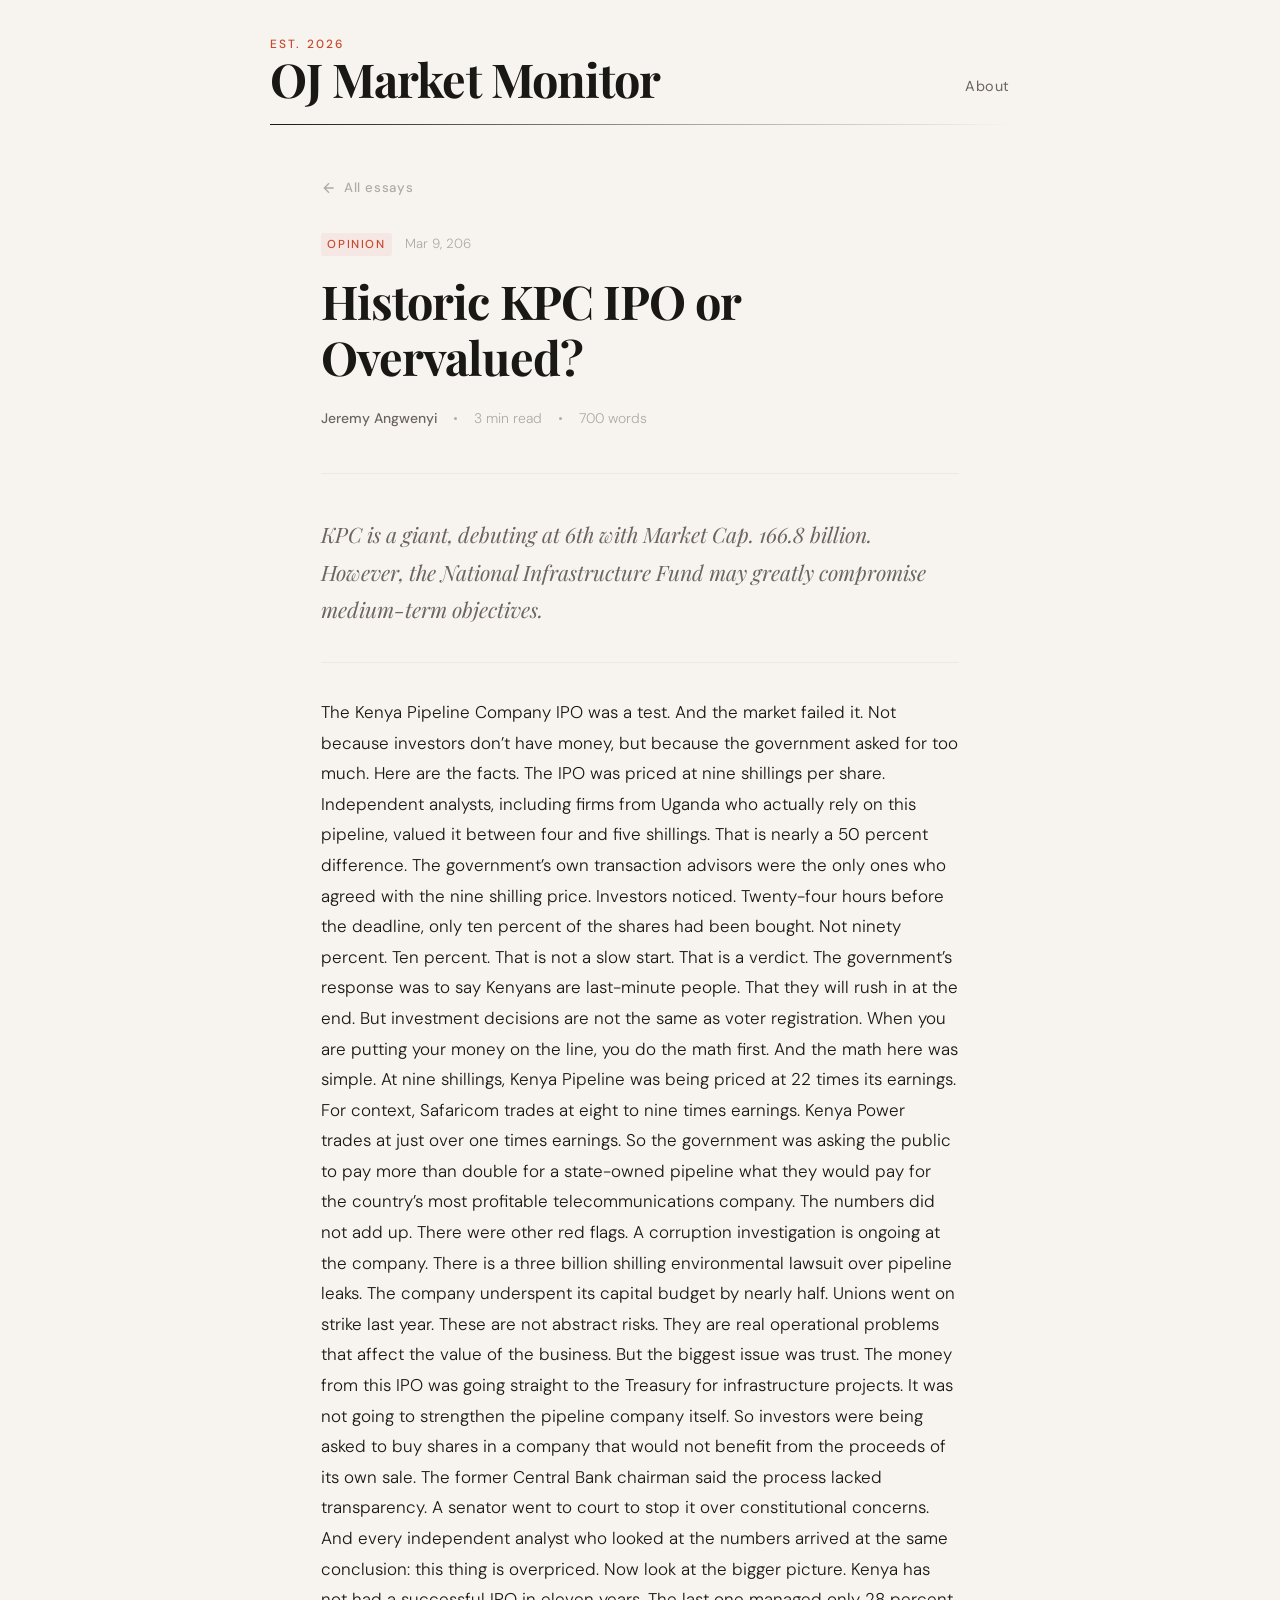
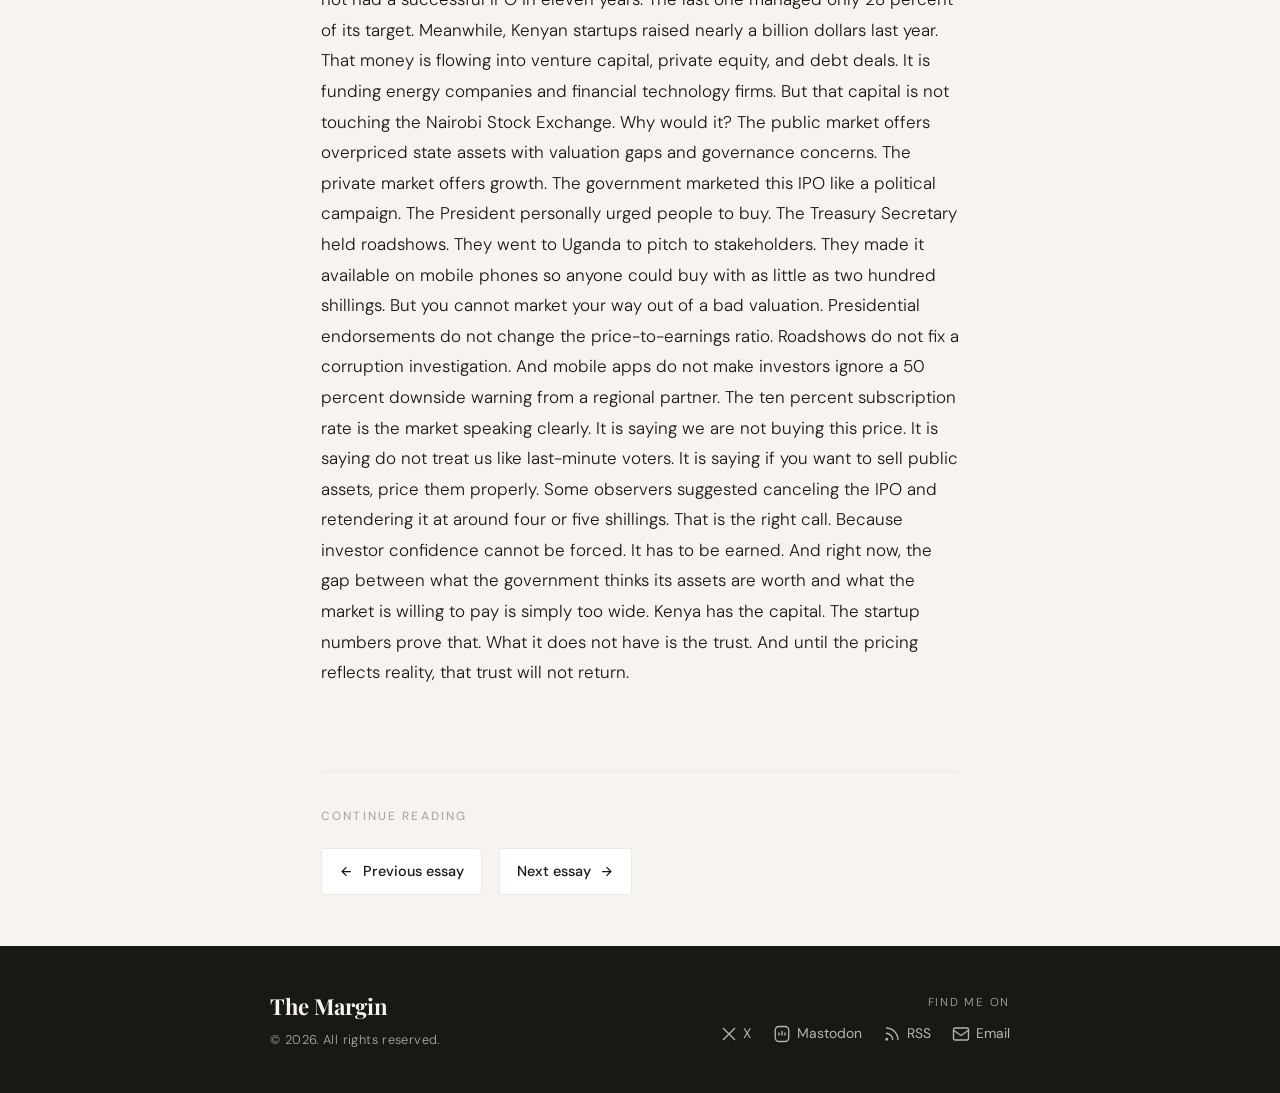
<file: article.html>
<!DOCTYPE html>
<html lang="en">
<head>
  <meta charset="UTF-8" />
  <meta name="viewport" content="width=device-width, initial-scale=1.0" />
  <title>Historic IPO or Overvalued? OJ Market Monitor</title>
  <link rel="stylesheet" href="style.css" />
  <link href="https://fonts.googleapis.com/css2?family=Playfair+Display:ital,wght@0,400;0,700;1,400&family=DM+Sans:wght@300;400;500&display=swap" rel="stylesheet" />
</head>
<body>

  <!-- HEADER -->
  <header class="site-header">
    <div class="header-inner">
      <div class="site-brand">
        <span class="site-label">est. 2026</span>
        <a href="index.html" style="text-decoration:none;">
          <h1 class="site-title">OJ Market Monitor</h1>
        </a>
      </div>
      <nav class="site-nav">
        
        <a href="#">About</a>
      </nav>
    </div>
    <div class="header-rule"></div>
  </header>

  <!-- MAIN -->
  <main class="main-content">

    <!-- ARTICLE HERO -->
    <section class="article-hero">
      <a href="index.html" class="article-back">
        <svg width="16" height="16" viewBox="0 0 24 24" fill="none" stroke="currentColor" stroke-width="2"><path d="M19 12H5M12 19l-7-7 7-7"/></svg>
        All essays
      </a>

      <div class="article-meta">
        <span class="card-tag">Opinion</span>
        <span class="card-date">Mar 9, 206</span>
      </div>

      <h1 class="article-title">Historic KPC IPO or Overvalued?</h1>

      <div class="article-byline">
        <span class="author">Jeremy Angwenyi</span>
        <span class="sep"></span>
        <span>3 min read</span>
        <span class="sep"></span>
        <span>700 words</span>
      </div>
    </section>

    <!-- ARTICLE BODY -->
    <article class="article-body">

      <p class="lead">
          KPC is a giant, debuting at 6th with Market Cap. 166.8 billion. However, the National Infrastructure Fund may greatly compromise medium-term objectives.
          
      </p>
     
      <p>
      
The Kenya Pipeline Company IPO was a test. And the market failed it. Not because investors don’t have money, but because the government asked for too much.

Here are the facts. The IPO was priced at nine shillings per share. Independent analysts, including firms from Uganda who actually rely on this pipeline, valued it between four and five shillings. That is nearly a 50 percent difference. The government’s own transaction advisors were the only ones who agreed with the nine shilling price.

Investors noticed. Twenty-four hours before the deadline, only ten percent of the shares had been bought. Not ninety percent. Ten percent. That is not a slow start. That is a verdict.

The government’s response was to say Kenyans are last-minute people. That they will rush in at the end. But investment decisions are not the same as voter registration. When you are putting your money on the line, you do the math first. And the math here was simple.

At nine shillings, Kenya Pipeline was being priced at 22 times its earnings. For context, Safaricom trades at eight to nine times earnings. Kenya Power trades at just over one times earnings. So the government was asking the public to pay more than double for a state-owned pipeline what they would pay for the country’s most profitable telecommunications company.

The numbers did not add up.

There were other red flags. A corruption investigation is ongoing at the company. There is a three billion shilling environmental lawsuit over pipeline leaks. The company underspent its capital budget by nearly half. Unions went on strike last year. These are not abstract risks. They are real operational problems that affect the value of the business.

But the biggest issue was trust. The money from this IPO was going straight to the Treasury for infrastructure projects. It was not going to strengthen the pipeline company itself. So investors were being asked to buy shares in a company that would not benefit from the proceeds of its own sale.

The former Central Bank chairman said the process lacked transparency. A senator went to court to stop it over constitutional concerns. And every independent analyst who looked at the numbers arrived at the same conclusion: this thing is overpriced.

Now look at the bigger picture. Kenya has not had a successful IPO in eleven years. The last one managed only 28 percent of its target. Meanwhile, Kenyan startups raised nearly a billion dollars last year. That money is flowing into venture capital, private equity, and debt deals. It is funding energy companies and financial technology firms.

But that capital is not touching the Nairobi Stock Exchange. Why would it? The public market offers overpriced state assets with valuation gaps and governance concerns. The private market offers growth.

The government marketed this IPO like a political campaign. The President personally urged people to buy. The Treasury Secretary held roadshows. They went to Uganda to pitch to stakeholders. They made it available on mobile phones so anyone could buy with as little as two hundred shillings.

But you cannot market your way out of a bad valuation. Presidential endorsements do not change the price-to-earnings ratio. Roadshows do not fix a corruption investigation. And mobile apps do not make investors ignore a 50 percent downside warning from a regional partner.

The ten percent subscription rate is the market speaking clearly. It is saying we are not buying this price. It is saying do not treat us like last-minute voters. It is saying if you want to sell public assets, price them properly.

Some observers suggested canceling the IPO and retendering it at around four or five shillings. That is the right call. Because investor confidence cannot be forced. It has to be earned. And right now, the gap between what the government thinks its assets are worth and what the market is willing to pay is simply too wide.

Kenya has the capital. The startup numbers prove that. What it does not have is the trust. And until the pricing reflects reality, that trust will not return.
      </p>

    </article>

    <!-- ARTICLE FOOTER NAV -->
    <section class="article-footer">
      <div class="article-footer-label">Continue Reading</div>
      <div class="article-nav">
        <a href="#" class="article-nav-link">
          <svg width="15" height="15" viewBox="0 0 24 24" fill="none" stroke="currentColor" stroke-width="2"><path d="M19 12H5M12 19l-7-7 7-7"/></svg>
          Previous essay
        </a>
        <a href="#" class="article-nav-link">
          Next essay
          <svg width="15" height="15" viewBox="0 0 24 24" fill="none" stroke="currentColor" stroke-width="2"><path d="M5 12h14M12 5l7 7-7 7"/></svg>
        </a>
      </div>
    </section>

  </main>

  <!-- FOOTER -->
  <footer class="site-footer">
    <div class="footer-inner">
      <div class="footer-brand">
        <span class="footer-title">The Margin</span>
        <span class="footer-copy">© 2025. All rights reserved.</span>
      </div>
      <div class="footer-socials">
        <span class="socials-label">Find me on</span>
        <div class="social-links">
          <a href="#" class="social-link" aria-label="Twitter / X">
            <svg width="18" height="18" viewBox="0 0 24 24" fill="none" stroke="currentColor" stroke-width="1.8"><path d="M4 4l16 16M4 20L20 4"/></svg>
            X
          </a>
          <a href="#" class="social-link" aria-label="Mastodon">
            <svg width="18" height="18" viewBox="0 0 24 24" fill="none" stroke="currentColor" stroke-width="1.8"><path d="M21 7c0-2.76-2.24-5-5-5H8C5.24 2 3 4.24 3 7v10c0 2.76 2.24 5 5 5h8c2.76 0 5-2.24 5-5V7z"/><path d="M8 10v4m4-6v6m4-4v4"/></svg>
            Mastodon
          </a>
          <a href="#" class="social-link" aria-label="RSS Feed">
            <svg width="18" height="18" viewBox="0 0 24 24" fill="none" stroke="currentColor" stroke-width="1.8"><path d="M4 11a9 9 0 0 1 9 9"/><path d="M4 4a16 16 0 0 1 16 16"/><circle cx="5" cy="19" r="1" fill="currentColor"/></svg>
            RSS
          </a>
          <a href="#" class="social-link" aria-label="Email">
            <svg width="18" height="18" viewBox="0 0 24 24" fill="none" stroke="currentColor" stroke-width="1.8"><rect x="2" y="4" width="20" height="16" rx="2"/><path d="m2 7 10 7 10-7"/></svg>
            Email
          </a>
        </div>
      </div>
    </div>
  </footer>

  <script src="main.js"></script>
</body>
</html>
</file>
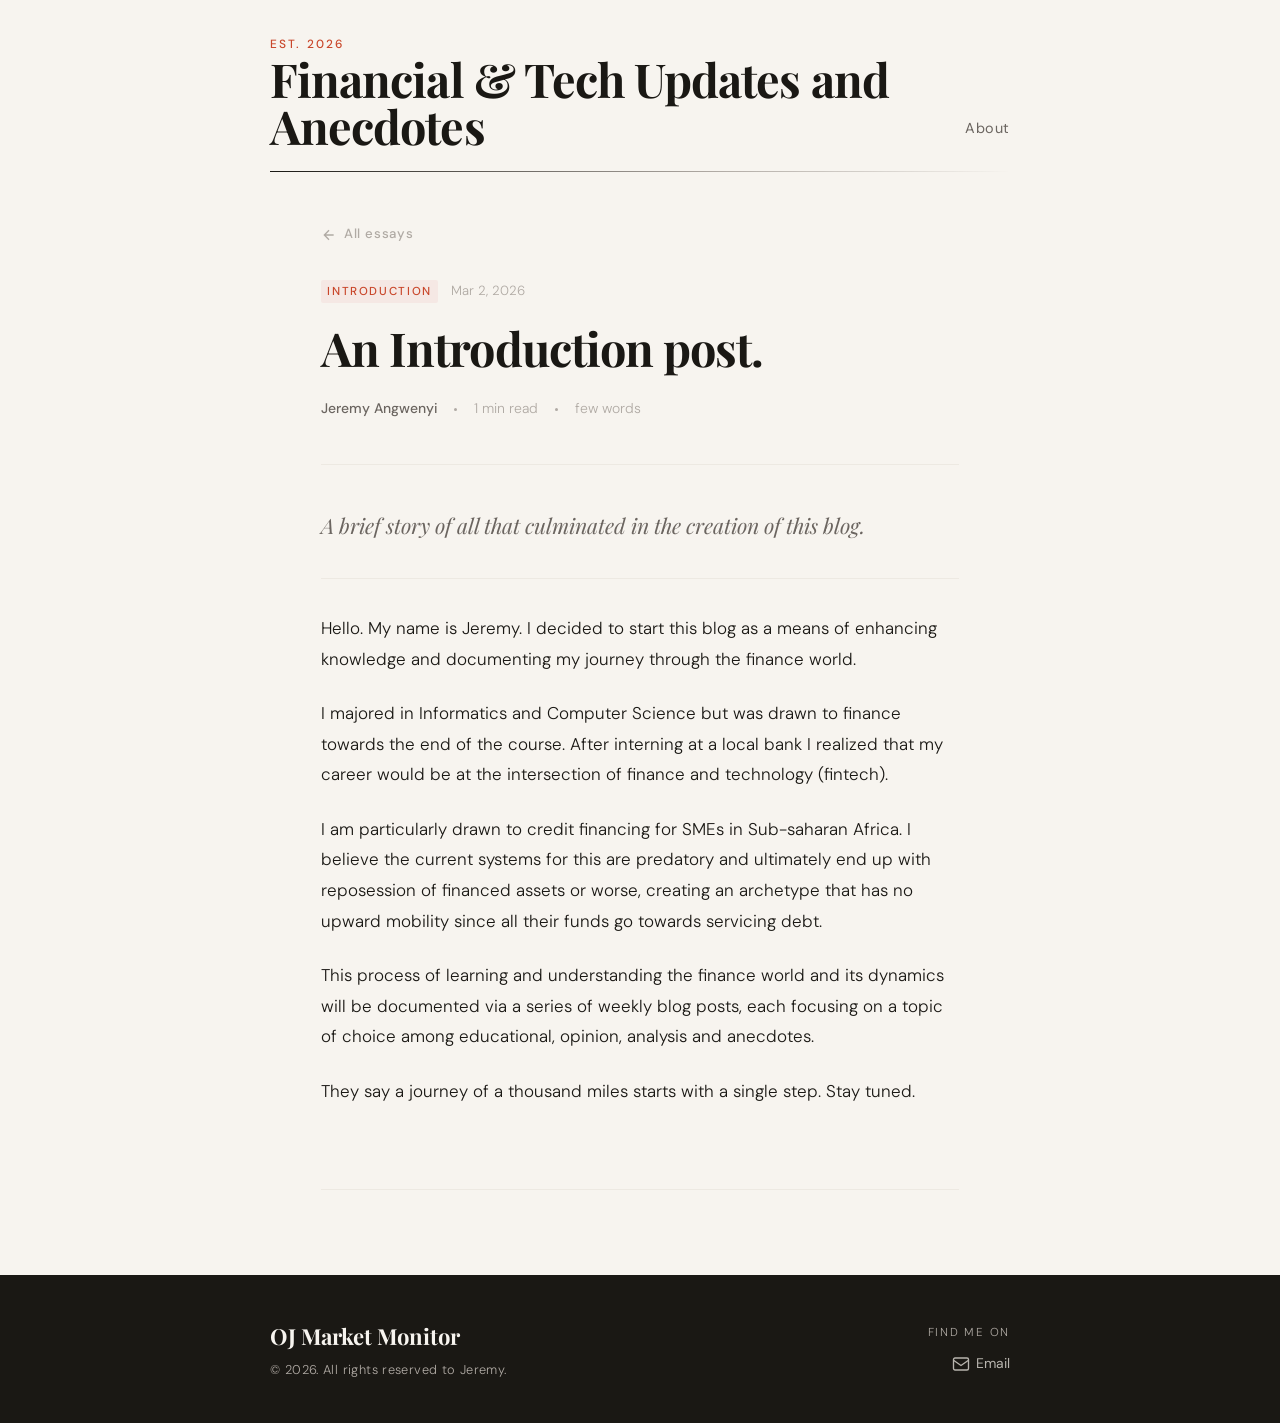
<file: article1.html>
<!DOCTYPE html>
<html lang="en">
<head>
  <meta charset="UTF-8" />
  <meta name="viewport" content="width=device-width, initial-scale=1.0" />
  <title>Introduction. OJ Market Monitor</title>
  <link rel="stylesheet" href="style.css" />
  <link href="https://fonts.googleapis.com/css2?family=Playfair+Display:ital,wght@0,400;0,700;1,400&family=DM+Sans:wght@300;400;500&display=swap" rel="stylesheet" />
</head>
<body>

  <!-- HEADER -->
  <header class="site-header">
    <div class="header-inner">
      <div class="site-brand">
        <span class="site-label">est. 2026</span>
        <a href="index.html" style="text-decoration:none;">
          <h1 class="site-title">Financial & Tech Updates and Anecdotes</h1>
        </a>
      </div>
      <nav class="site-nav">
        <br>
        <a href="#">About</a>
      </nav>
    </div>
    <div class="header-rule"></div>
  </header>

  <!-- MAIN -->
  <main class="main-content">

    <!-- ARTICLE HERO -->
    <section class="article-hero">
      <a href="index.html" class="article-back">
        <svg width="16" height="16" viewBox="0 0 24 24" fill="none" stroke="currentColor" stroke-width="2"><path d="M19 12H5M12 19l-7-7 7-7"/></svg>
        All essays
      </a>

      <div class="article-meta">
        <span class="card-tag">Introduction</span>
        <span class="card-date">Mar 2, 2026</span>
      </div>

      <h1 class="article-title">An Introduction post.</h1>

      <div class="article-byline">
        <span class="author">Jeremy Angwenyi</span>
        <span class="sep"></span>
        <span>1 min read</span>
        <span class="sep"></span>
        <span>few words</span>
      </div>
    </section>

    <!-- ARTICLE BODY -->
    <article class="article-body">

      <p class="lead">
        A brief story of all that culminated in the creation of this blog.
     
      <p>
        Hello. My name is Jeremy. I decided to start this blog as a means of enhancing knowledge and documenting my journey through the finance world.
      </p>
      <p>
        I majored in Informatics and Computer Science but was drawn to finance towards the end of the course. After interning at a local bank I realized that 
        my career would be at the intersection of finance and technology (fintech).        
      </p>
      <p>
        I am particularly drawn to credit financing for SMEs in Sub-saharan Africa. I believe the current systems for this are predatory
        and ultimately end up with reposession of financed assets or worse, creating an archetype that has no upward mobility since all their
        funds go towards servicing debt.
      </p>
      <p>
        This process of learning and understanding the finance world and its dynamics will be documented via a series of weekly blog posts,
        each focusing on a topic of choice among educational, opinion, analysis and anecdotes.
      </p>
      <p>
        They say a journey of a thousand miles starts with a single step. Stay tuned.
      </p>

    </article>

    <!-- ARTICLE FOOTER NAV -->
    <section class="article-footer">
      <!--
      <div class="article-footer-label">Continue Reading</div>
      <div class="article-nav">
        <a href="#" class="article-nav-link">
          <svg width="15" height="15" viewBox="0 0 24 24" fill="none" stroke="currentColor" stroke-width="2"><path d="M19 12H5M12 19l-7-7 7-7"/></svg>
          Previous essay
        </a>
        <a href="#" class="article-nav-link">
          Next essay
          <svg width="15" height="15" viewBox="0 0 24 24" fill="none" stroke="currentColor" stroke-width="2"><path d="M5 12h14M12 5l7 7-7 7"/></svg>
        </a>
      </div>
      -->
    </section>

  </main>

  <!-- FOOTER -->
  <footer class="site-footer">
    <div class="footer-inner">
      <div class="footer-brand">
        <span class="footer-title">OJ Market Monitor</span>
        <span class="footer-copy">© 2026. All rights reserved to Jeremy.</span>
      </div>
      <div class="footer-socials">
        <span class="socials-label">Find me on</span>
        <div class="social-links">
          
          <a href="mailto: jeremyangwenyi.ja@gmail.com" class="social-link" aria-label="Email">
            <svg width="18" height="18" viewBox="0 0 24 24" fill="none" stroke="currentColor" stroke-width="1.8"><rect x="2" y="4" width="20" height="16" rx="2"/><path d="m2 7 10 7 10-7"/></svg>
            Email
          </a>
        </div>
      </div>
    </div>
  </footer>

  <script src="main.js"></script>
</body>
</html>
</file>
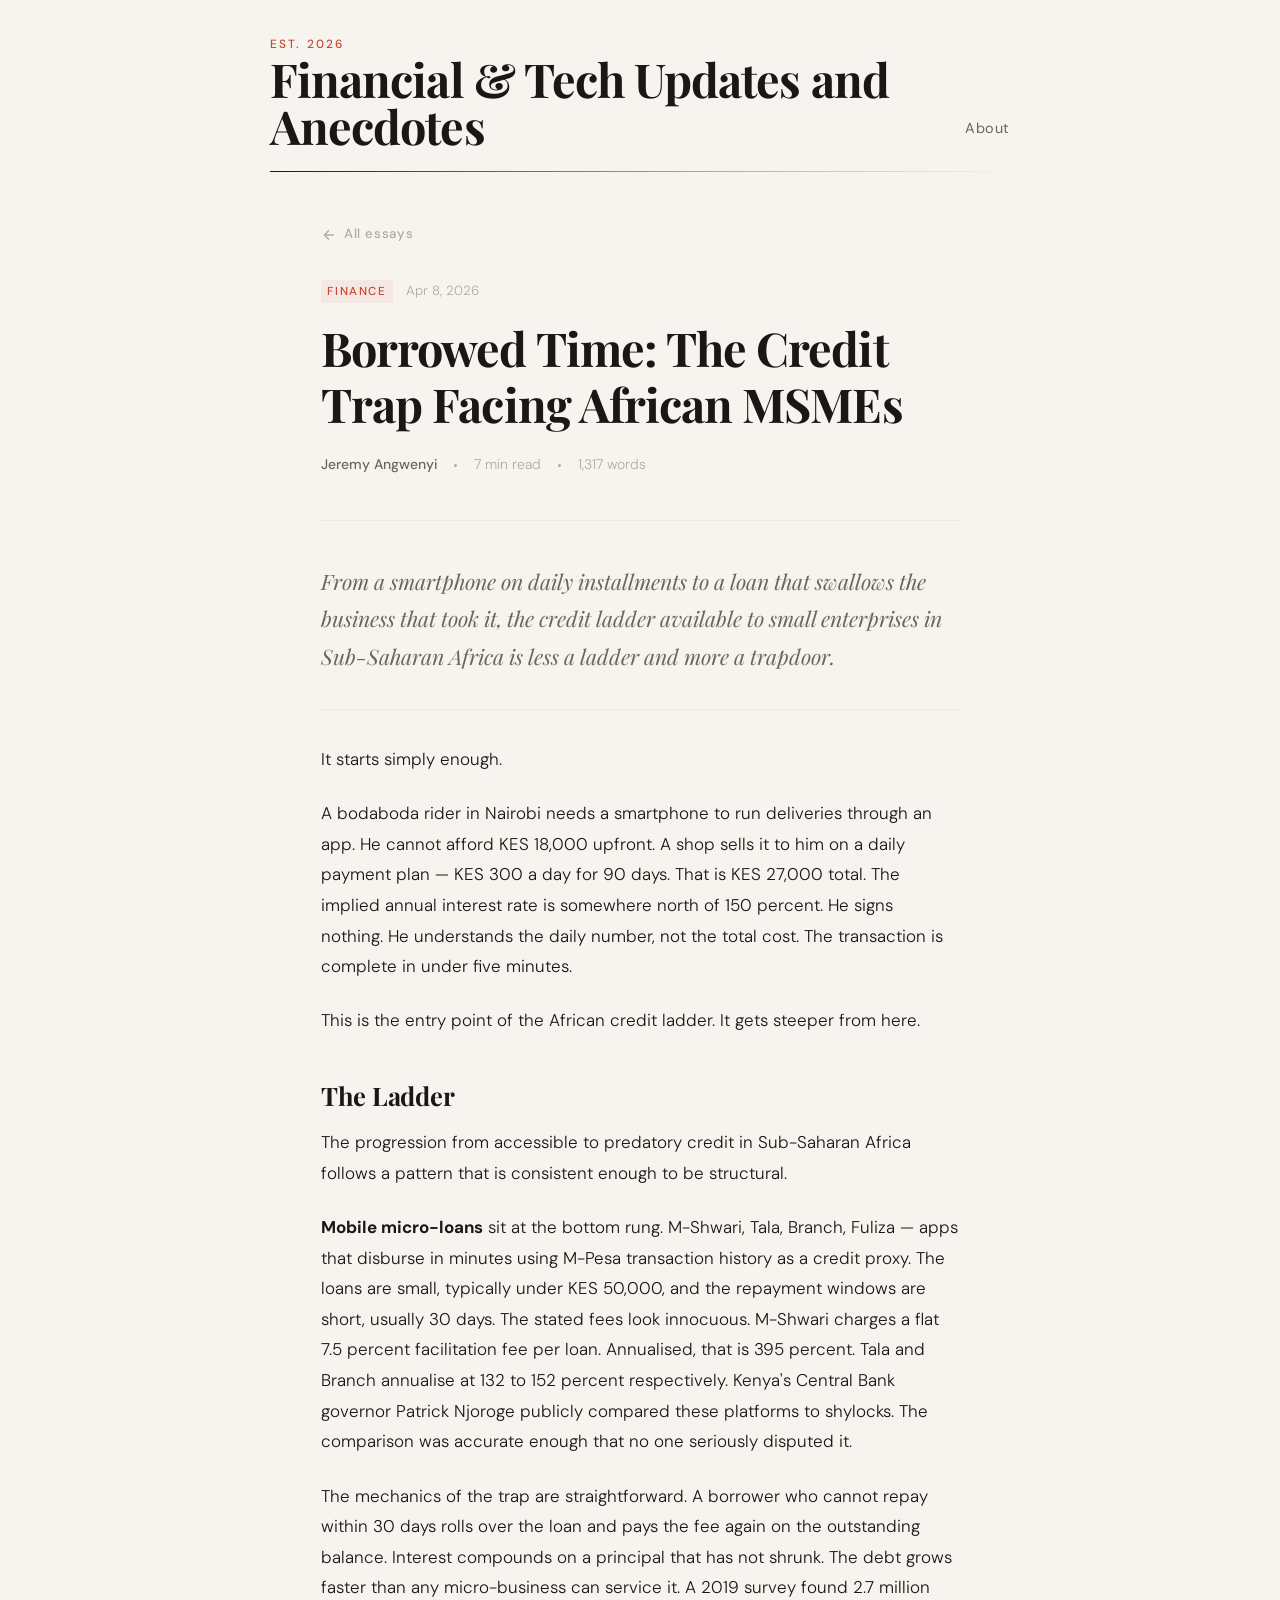
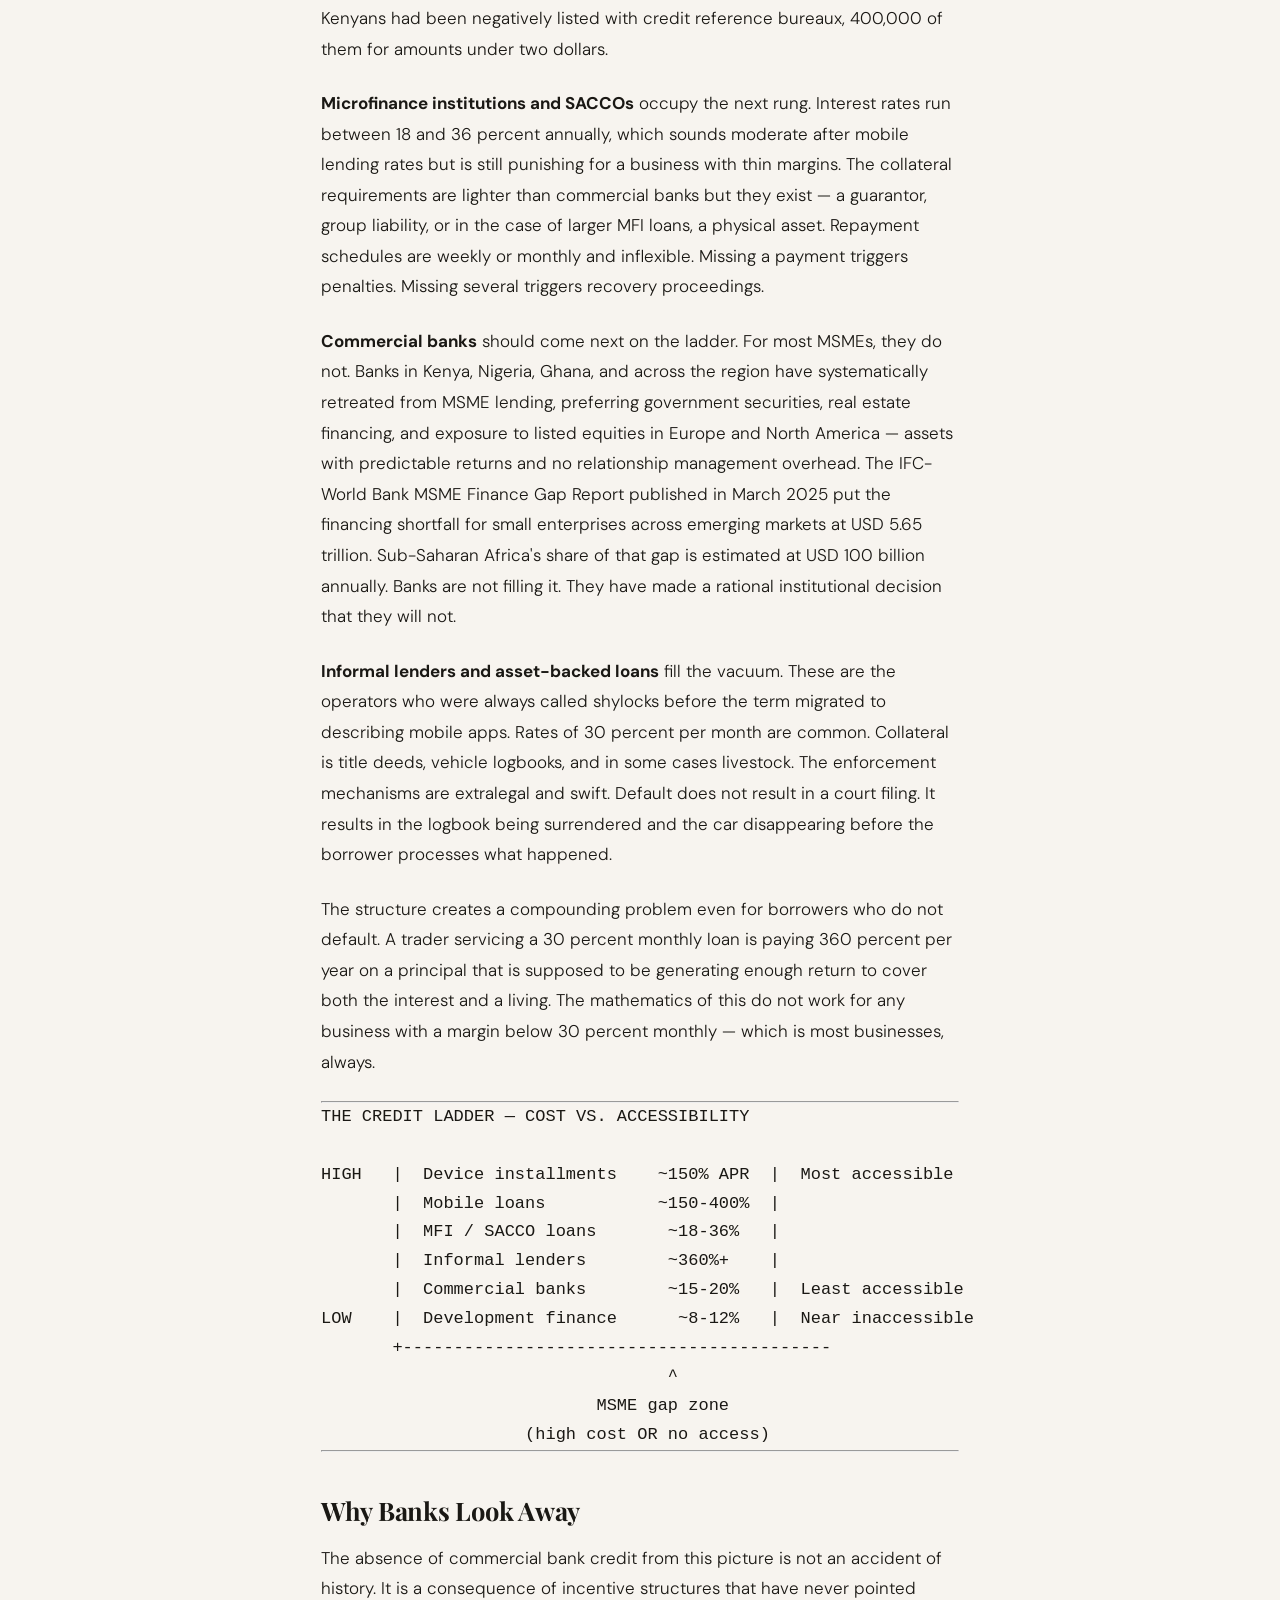
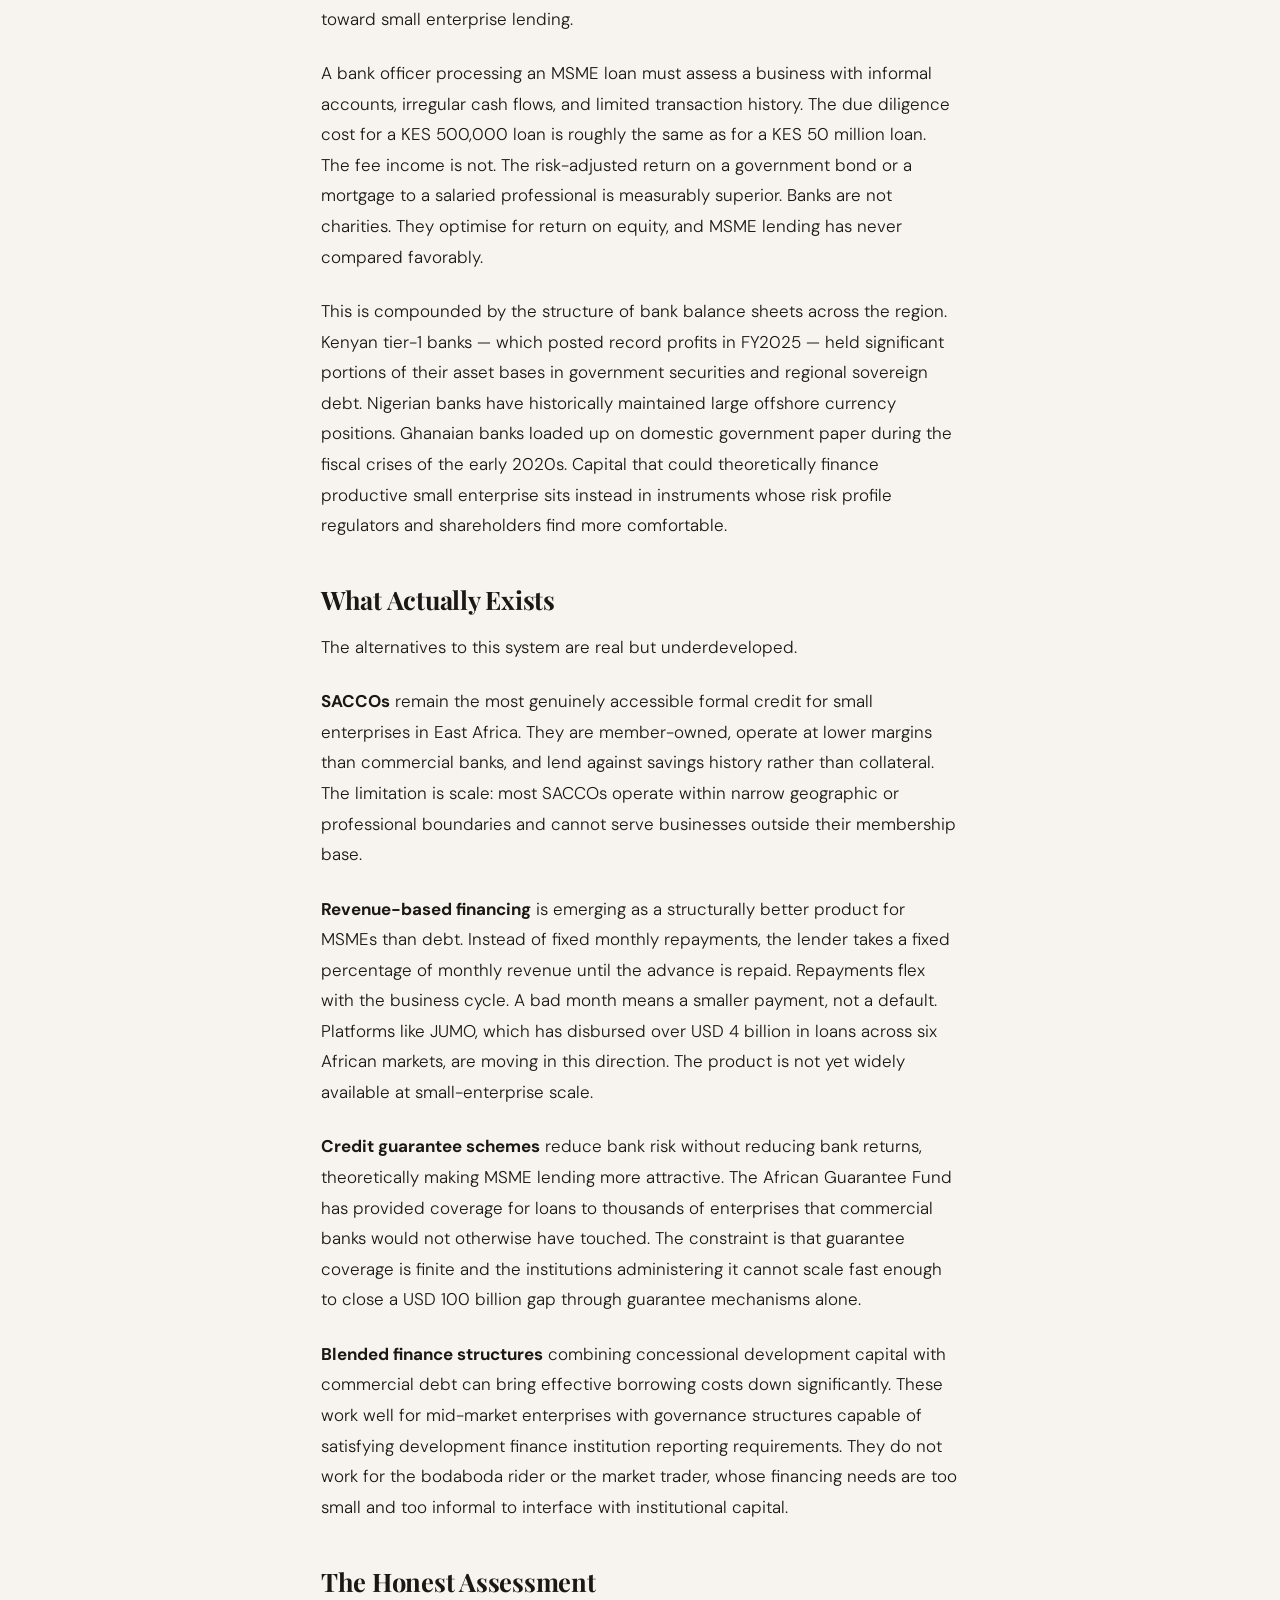
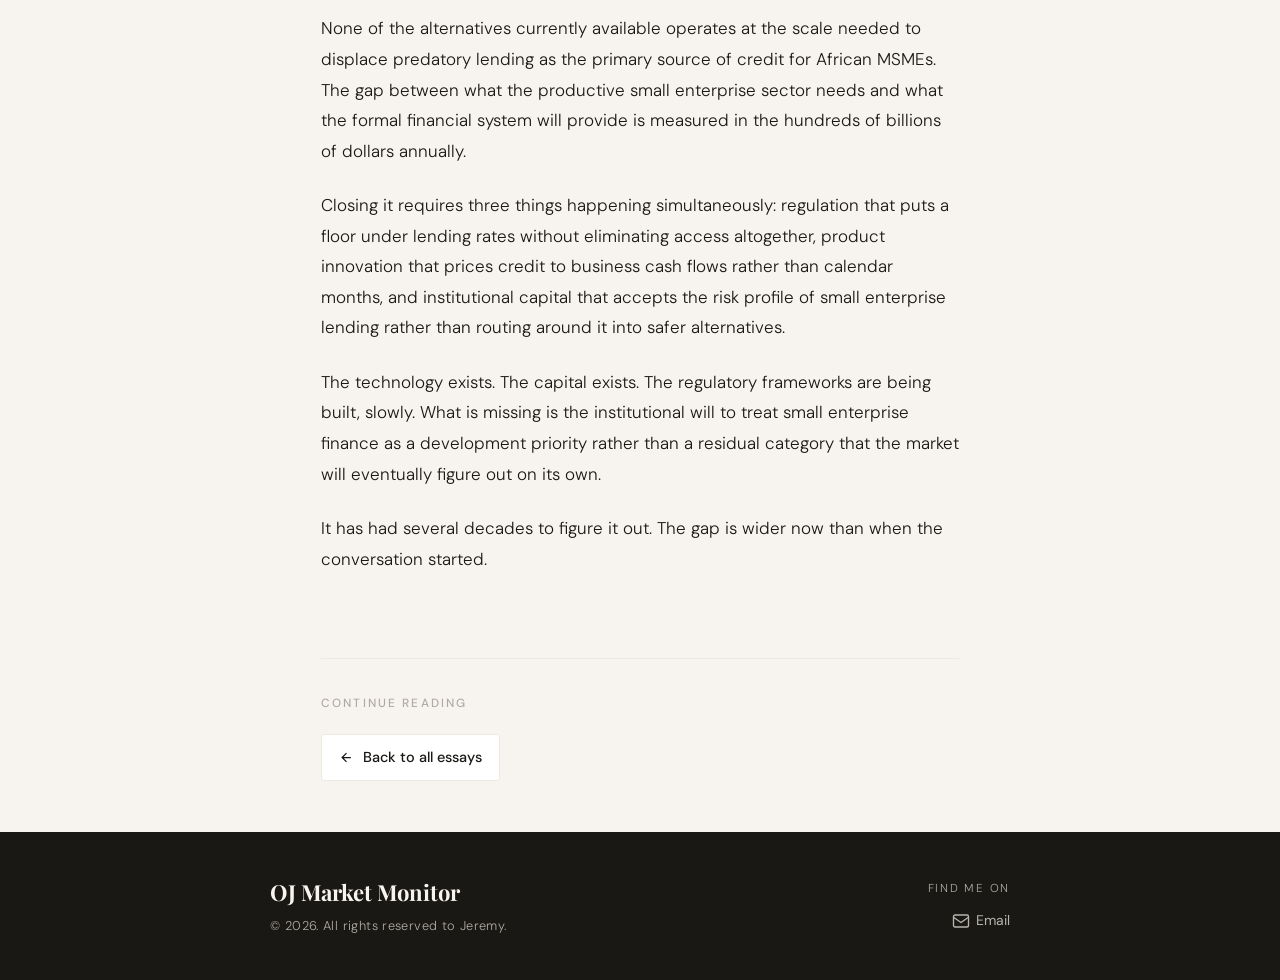
<file: credit-financing-africa.html>
<!DOCTYPE html>
<html lang="en">
<head>
  <meta charset="UTF-8" />
  <meta name="viewport" content="width=device-width, initial-scale=1.0" />
  <title>Borrowed Time: The Credit Trap Facing African MSMEs — OJ Market Monitor</title>
  <link rel="stylesheet" href="style.css" />
  <link href="https://fonts.googleapis.com/css2?family=Playfair+Display:ital,wght@0,400;0,700;1,400&family=DM+Sans:wght@300;400;500&display=swap" rel="stylesheet" />
</head>
<body>

  <!-- HEADER -->
  <header class="site-header">
    <div class="header-inner">
      <div class="site-brand">
        <span class="site-label">est. 2026</span>
        <a href="index.html" style="text-decoration:none;">
          <h1 class="site-title">Financial &amp; Tech Updates and Anecdotes</h1>
        </a>
      </div>
      <nav class="site-nav">
        <br>
        <a href="#">About</a>
      </nav>
    </div>
    <div class="header-rule"></div>
  </header>

  <!-- MAIN -->
  <main class="main-content">

    <section class="article-hero">
      <a href="index.html" class="article-back">
        <svg width="16" height="16" viewBox="0 0 24 24" fill="none" stroke="currentColor" stroke-width="2"><path d="M19 12H5M12 19l-7-7 7-7"/></svg>
        All essays
      </a>

      <div class="article-meta">
        <span class="card-tag">Finance</span>
        <span class="card-date">Apr 8, 2026</span>
      </div>

      <h1 class="article-title">Borrowed Time: The Credit Trap Facing African MSMEs</h1>

      <div class="article-byline">
        <span class="author">Jeremy Angwenyi</span>
        <span class="sep"></span>
        <span>7 min read</span>
        <span class="sep"></span>
        <span>1,317 words</span>
      </div>
    </section>

    <article class="article-body">
      <p class="lead">From a smartphone on daily installments to a loan that swallows the business that took it, the credit ladder available to small enterprises in Sub-Saharan Africa is less a ladder and more a trapdoor.</p>
      <p>It starts simply enough.</p>
<p>A bodaboda rider in Nairobi needs a smartphone to run deliveries through an app. He cannot afford KES 18,000 upfront. A shop sells it to him on a daily payment plan — KES 300 a day for 90 days. That is KES 27,000 total. The implied annual interest rate is somewhere north of 150 percent. He signs nothing. He understands the daily number, not the total cost. The transaction is complete in under five minutes.</p>
<p>This is the entry point of the African credit ladder. It gets steeper from here.</p>
<h2>The Ladder</h2>
<p>The progression from accessible to predatory credit in Sub-Saharan Africa follows a pattern that is consistent enough to be structural.</p>
<p><strong>Mobile micro-loans</strong> sit at the bottom rung. M-Shwari, Tala, Branch, Fuliza — apps that disburse in minutes using M-Pesa transaction history as a credit proxy. The loans are small, typically under KES 50,000, and the repayment windows are short, usually 30 days. The stated fees look innocuous. M-Shwari charges a flat 7.5 percent facilitation fee per loan. Annualised, that is 395 percent. Tala and Branch annualise at 132 to 152 percent respectively. Kenya's Central Bank governor Patrick Njoroge publicly compared these platforms to shylocks. The comparison was accurate enough that no one seriously disputed it.</p>
<p>The mechanics of the trap are straightforward. A borrower who cannot repay within 30 days rolls over the loan and pays the fee again on the outstanding balance. Interest compounds on a principal that has not shrunk. The debt grows faster than any micro-business can service it. A 2019 survey found 2.7 million Kenyans had been negatively listed with credit reference bureaux, 400,000 of them for amounts under two dollars.</p>
<p><strong>Microfinance institutions and SACCOs</strong> occupy the next rung. Interest rates run between 18 and 36 percent annually, which sounds moderate after mobile lending rates but is still punishing for a business with thin margins. The collateral requirements are lighter than commercial banks but they exist — a guarantor, group liability, or in the case of larger MFI loans, a physical asset. Repayment schedules are weekly or monthly and inflexible. Missing a payment triggers penalties. Missing several triggers recovery proceedings.</p>
<p><strong>Commercial banks</strong> should come next on the ladder. For most MSMEs, they do not. Banks in Kenya, Nigeria, Ghana, and across the region have systematically retreated from MSME lending, preferring government securities, real estate financing, and exposure to listed equities in Europe and North America — assets with predictable returns and no relationship management overhead. The IFC-World Bank MSME Finance Gap Report published in March 2025 put the financing shortfall for small enterprises across emerging markets at USD 5.65 trillion. Sub-Saharan Africa's share of that gap is estimated at USD 100 billion annually. Banks are not filling it. They have made a rational institutional decision that they will not.</p>
<p><strong>Informal lenders and asset-backed loans</strong> fill the vacuum. These are the operators who were always called shylocks before the term migrated to describing mobile apps. Rates of 30 percent per month are common. Collateral is title deeds, vehicle logbooks, and in some cases livestock. The enforcement mechanisms are extralegal and swift. Default does not result in a court filing. It results in the logbook being surrendered and the car disappearing before the borrower processes what happened.</p>
<p>The structure creates a compounding problem even for borrowers who do not default. A trader servicing a 30 percent monthly loan is paying 360 percent per year on a principal that is supposed to be generating enough return to cover both the interest and a living. The mathematics of this do not work for any business with a margin below 30 percent monthly — which is most businesses, always.</p>
<hr />
<pre><code>THE CREDIT LADDER — COST VS. ACCESSIBILITY

HIGH   |  Device installments    ~150% APR  |  Most accessible
       |  Mobile loans           ~150-400%  |
       |  MFI / SACCO loans       ~18-36%   |
       |  Informal lenders        ~360%+    |
       |  Commercial banks        ~15-20%   |  Least accessible
LOW    |  Development finance      ~8-12%   |  Near inaccessible
       +------------------------------------------
                                  ^
                           MSME gap zone
                    (high cost OR no access)
</code></pre>
<hr />
<h2>Why Banks Look Away</h2>
<p>The absence of commercial bank credit from this picture is not an accident of history. It is a consequence of incentive structures that have never pointed toward small enterprise lending.</p>
<p>A bank officer processing an MSME loan must assess a business with informal accounts, irregular cash flows, and limited transaction history. The due diligence cost for a KES 500,000 loan is roughly the same as for a KES 50 million loan. The fee income is not. The risk-adjusted return on a government bond or a mortgage to a salaried professional is measurably superior. Banks are not charities. They optimise for return on equity, and MSME lending has never compared favorably.</p>
<p>This is compounded by the structure of bank balance sheets across the region. Kenyan tier-1 banks — which posted record profits in FY2025 — held significant portions of their asset bases in government securities and regional sovereign debt. Nigerian banks have historically maintained large offshore currency positions. Ghanaian banks loaded up on domestic government paper during the fiscal crises of the early 2020s. Capital that could theoretically finance productive small enterprise sits instead in instruments whose risk profile regulators and shareholders find more comfortable.</p>
<h2>What Actually Exists</h2>
<p>The alternatives to this system are real but underdeveloped.</p>
<p><strong>SACCOs</strong> remain the most genuinely accessible formal credit for small enterprises in East Africa. They are member-owned, operate at lower margins than commercial banks, and lend against savings history rather than collateral. The limitation is scale: most SACCOs operate within narrow geographic or professional boundaries and cannot serve businesses outside their membership base.</p>
<p><strong>Revenue-based financing</strong> is emerging as a structurally better product for MSMEs than debt. Instead of fixed monthly repayments, the lender takes a fixed percentage of monthly revenue until the advance is repaid. Repayments flex with the business cycle. A bad month means a smaller payment, not a default. Platforms like JUMO, which has disbursed over USD 4 billion in loans across six African markets, are moving in this direction. The product is not yet widely available at small-enterprise scale.</p>
<p><strong>Credit guarantee schemes</strong> reduce bank risk without reducing bank returns, theoretically making MSME lending more attractive. The African Guarantee Fund has provided coverage for loans to thousands of enterprises that commercial banks would not otherwise have touched. The constraint is that guarantee coverage is finite and the institutions administering it cannot scale fast enough to close a USD 100 billion gap through guarantee mechanisms alone.</p>
<p><strong>Blended finance structures</strong> combining concessional development capital with commercial debt can bring effective borrowing costs down significantly. These work well for mid-market enterprises with governance structures capable of satisfying development finance institution reporting requirements. They do not work for the bodaboda rider or the market trader, whose financing needs are too small and too informal to interface with institutional capital.</p>
<h2>The Honest Assessment</h2>
<p>None of the alternatives currently available operates at the scale needed to displace predatory lending as the primary source of credit for African MSMEs. The gap between what the productive small enterprise sector needs and what the formal financial system will provide is measured in the hundreds of billions of dollars annually.</p>
<p>Closing it requires three things happening simultaneously: regulation that puts a floor under lending rates without eliminating access altogether, product innovation that prices credit to business cash flows rather than calendar months, and institutional capital that accepts the risk profile of small enterprise lending rather than routing around it into safer alternatives.</p>
<p>The technology exists. The capital exists. The regulatory frameworks are being built, slowly. What is missing is the institutional will to treat small enterprise finance as a development priority rather than a residual category that the market will eventually figure out on its own.</p>
<p>It has had several decades to figure it out. The gap is wider now than when the conversation started.</p>
    </article>

    <section class="article-footer">
      <div class="article-footer-label">Continue Reading</div>
      <div class="article-nav">
        <a href="index.html" class="article-nav-link">
          <svg width="15" height="15" viewBox="0 0 24 24" fill="none" stroke="currentColor" stroke-width="2"><path d="M19 12H5M12 19l-7-7 7-7"/></svg>
          Back to all essays
        </a>
      </div>
    </section>

  </main>

  <!-- FOOTER -->
  <footer class="site-footer">
    <div class="footer-inner">
      <div class="footer-brand">
        <span class="footer-title">OJ Market Monitor</span>
        <span class="footer-copy">&copy; 2026. All rights reserved to Jeremy.</span>
      </div>
      <div class="footer-socials">
        <span class="socials-label">Find me on</span>
        <div class="social-links">
          <a href="mailto:jeremyangwenyi.ja@gmail.com" class="social-link" aria-label="Email">
            <svg width="18" height="18" viewBox="0 0 24 24" fill="none" stroke="currentColor" stroke-width="1.8"><rect x="2" y="4" width="20" height="16" rx="2"/><path d="m2 7 10 7 10-7"/></svg>
            Email
          </a>
        </div>
      </div>
    </div>
  </footer>

  <script src="main.js"></script>
</body>
</html>
</file>
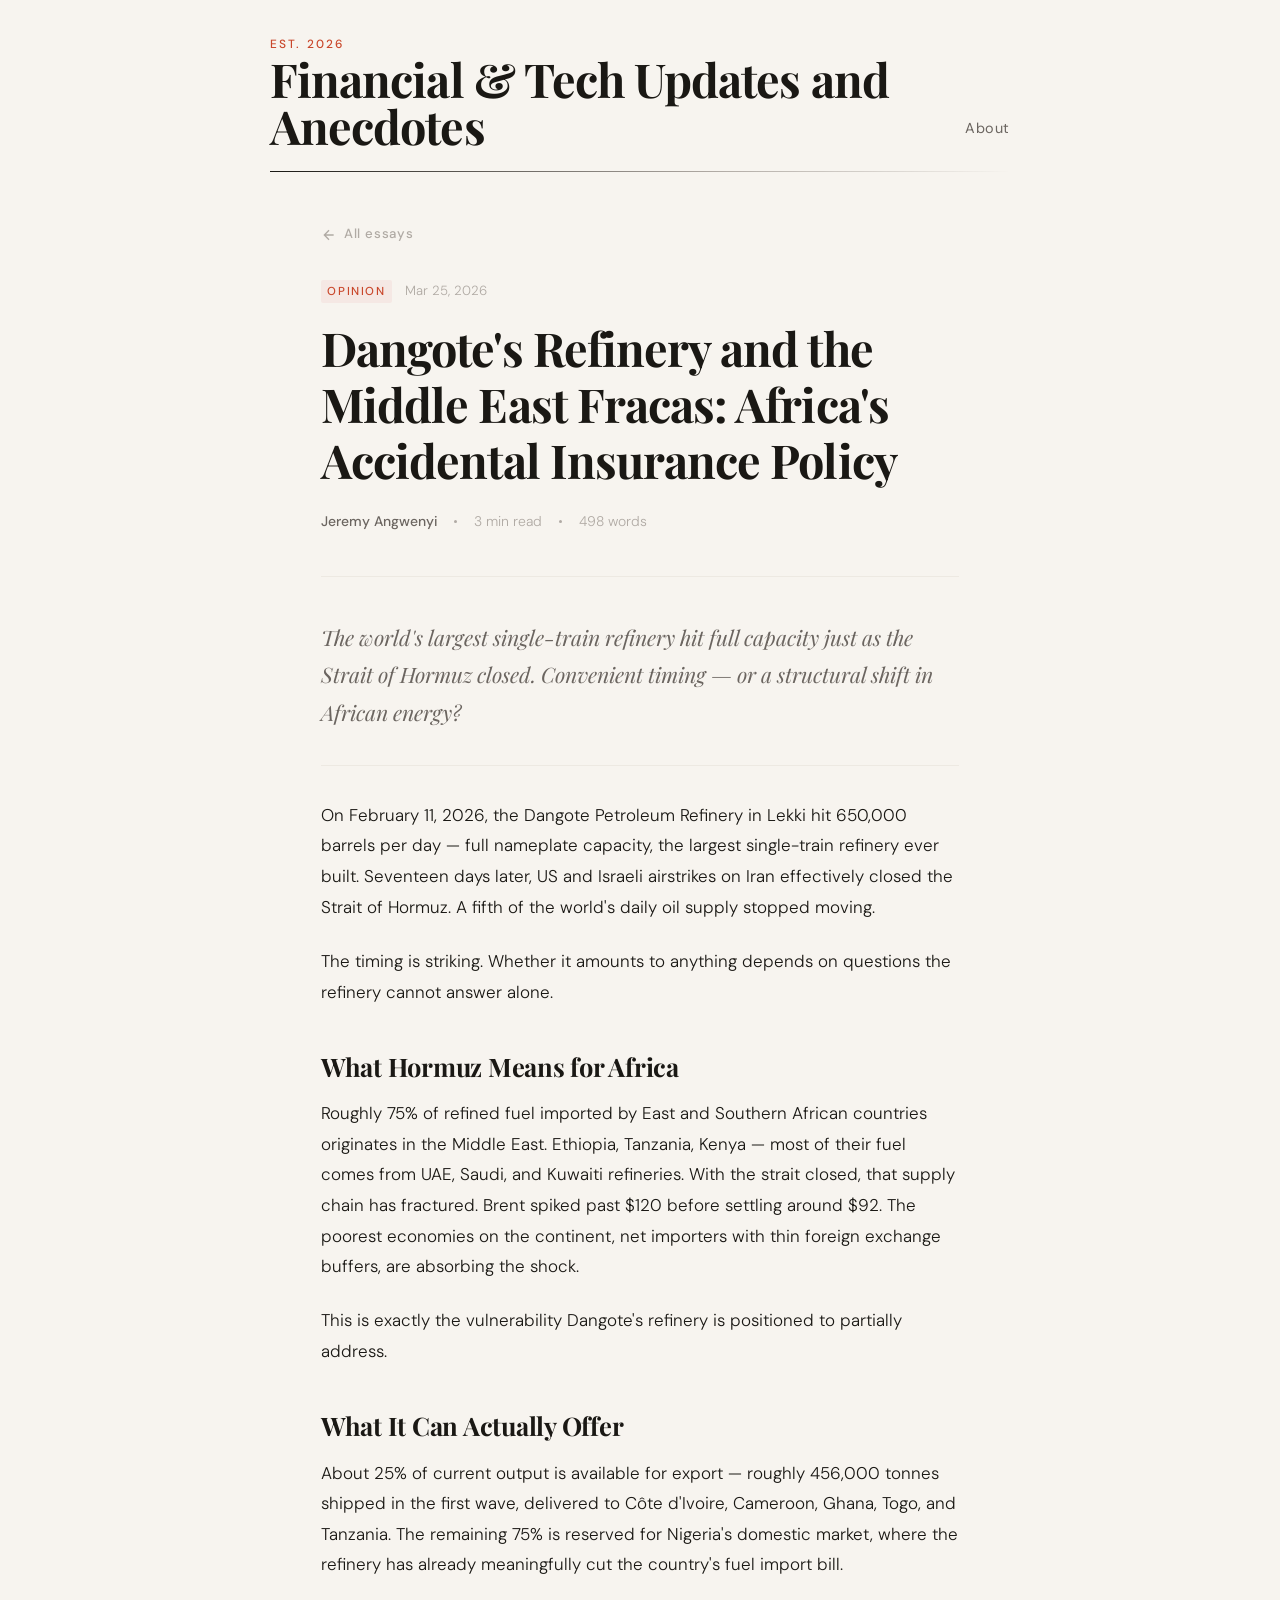
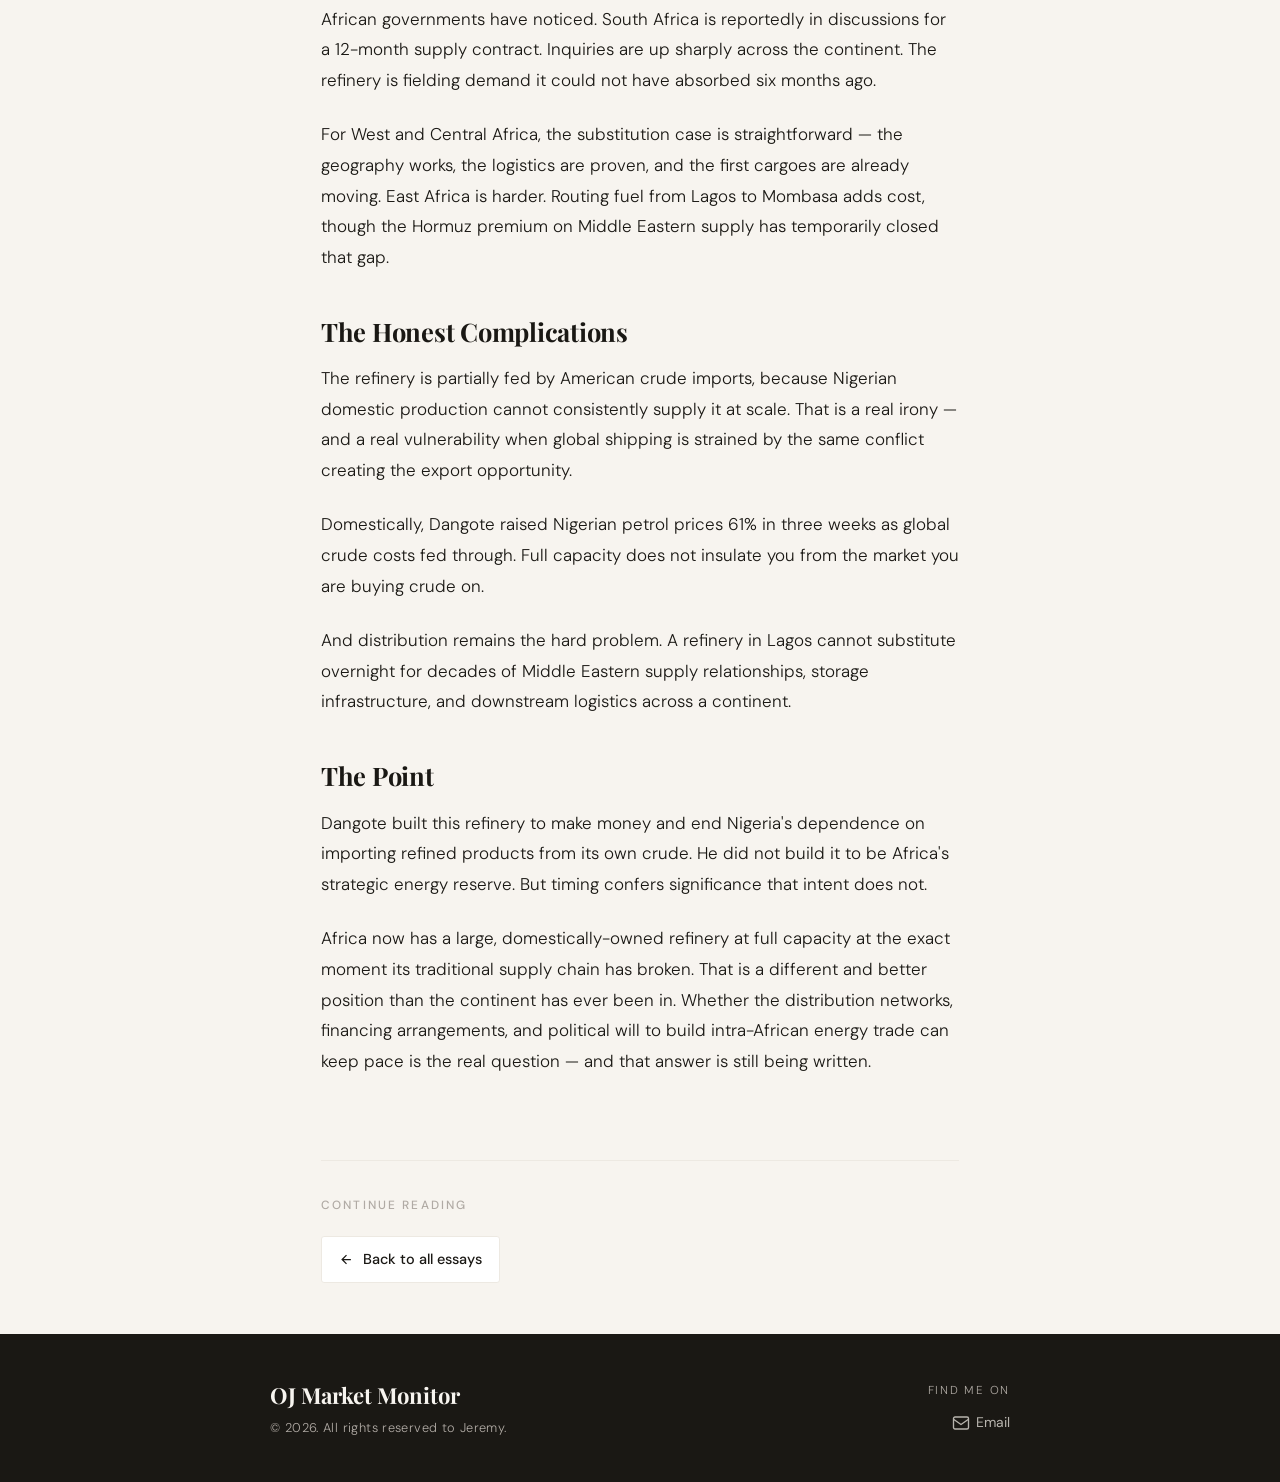
<file: dangote-refinery-hormuz.html>
<!DOCTYPE html>
<html lang="en">
<head>
  <meta charset="UTF-8" />
  <meta name="viewport" content="width=device-width, initial-scale=1.0" />
  <title>Dangote's Refinery and the Middle East Fracas: Africa's Accidental Insurance Policy — OJ Market Monitor</title>
  <link rel="stylesheet" href="style.css" />
  <link href="https://fonts.googleapis.com/css2?family=Playfair+Display:ital,wght@0,400;0,700;1,400&family=DM+Sans:wght@300;400;500&display=swap" rel="stylesheet" />
</head>
<body>

  <!-- HEADER -->
  <header class="site-header">
    <div class="header-inner">
      <div class="site-brand">
        <span class="site-label">est. 2026</span>
        <a href="index.html" style="text-decoration:none;">
          <h1 class="site-title">Financial &amp; Tech Updates and Anecdotes</h1>
        </a>
      </div>
      <nav class="site-nav">
        <br>
        <a href="#">About</a>
      </nav>
    </div>
    <div class="header-rule"></div>
  </header>

  <!-- MAIN -->
  <main class="main-content">

    <section class="article-hero">
      <a href="index.html" class="article-back">
        <svg width="16" height="16" viewBox="0 0 24 24" fill="none" stroke="currentColor" stroke-width="2"><path d="M19 12H5M12 19l-7-7 7-7"/></svg>
        All essays
      </a>

      <div class="article-meta">
        <span class="card-tag">Opinion</span>
        <span class="card-date">Mar 25, 2026</span>
      </div>

      <h1 class="article-title">Dangote's Refinery and the Middle East Fracas: Africa's Accidental Insurance Policy</h1>

      <div class="article-byline">
        <span class="author">Jeremy Angwenyi</span>
        <span class="sep"></span>
        <span>3 min read</span>
        <span class="sep"></span>
        <span>498 words</span>
      </div>
    </section>

    <article class="article-body">
      <p class="lead">The world's largest single-train refinery hit full capacity just as the Strait of Hormuz closed. Convenient timing — or a structural shift in African energy?</p>
      <p>On February 11, 2026, the Dangote Petroleum Refinery in Lekki hit 650,000 barrels per day — full nameplate capacity, the largest single-train refinery ever built. Seventeen days later, US and Israeli airstrikes on Iran effectively closed the Strait of Hormuz. A fifth of the world's daily oil supply stopped moving.</p>
<p>The timing is striking. Whether it amounts to anything depends on questions the refinery cannot answer alone.</p>
<h2>What Hormuz Means for Africa</h2>
<p>Roughly 75% of refined fuel imported by East and Southern African countries originates in the Middle East. Ethiopia, Tanzania, Kenya — most of their fuel comes from UAE, Saudi, and Kuwaiti refineries. With the strait closed, that supply chain has fractured. Brent spiked past $120 before settling around $92. The poorest economies on the continent, net importers with thin foreign exchange buffers, are absorbing the shock.</p>
<p>This is exactly the vulnerability Dangote's refinery is positioned to partially address.</p>
<h2>What It Can Actually Offer</h2>
<p>About 25% of current output is available for export — roughly 456,000 tonnes shipped in the first wave, delivered to Côte d'Ivoire, Cameroon, Ghana, Togo, and Tanzania. The remaining 75% is reserved for Nigeria's domestic market, where the refinery has already meaningfully cut the country's fuel import bill.</p>
<p>African governments have noticed. South Africa is reportedly in discussions for a 12-month supply contract. Inquiries are up sharply across the continent. The refinery is fielding demand it could not have absorbed six months ago.</p>
<p>For West and Central Africa, the substitution case is straightforward — the geography works, the logistics are proven, and the first cargoes are already moving. East Africa is harder. Routing fuel from Lagos to Mombasa adds cost, though the Hormuz premium on Middle Eastern supply has temporarily closed that gap.</p>
<h2>The Honest Complications</h2>
<p>The refinery is partially fed by American crude imports, because Nigerian domestic production cannot consistently supply it at scale. That is a real irony — and a real vulnerability when global shipping is strained by the same conflict creating the export opportunity.</p>
<p>Domestically, Dangote raised Nigerian petrol prices 61% in three weeks as global crude costs fed through. Full capacity does not insulate you from the market you are buying crude on.</p>
<p>And distribution remains the hard problem. A refinery in Lagos cannot substitute overnight for decades of Middle Eastern supply relationships, storage infrastructure, and downstream logistics across a continent.</p>
<h2>The Point</h2>
<p>Dangote built this refinery to make money and end Nigeria's dependence on importing refined products from its own crude. He did not build it to be Africa's strategic energy reserve. But timing confers significance that intent does not.</p>
<p>Africa now has a large, domestically-owned refinery at full capacity at the exact moment its traditional supply chain has broken. That is a different and better position than the continent has ever been in. Whether the distribution networks, financing arrangements, and political will to build intra-African energy trade can keep pace is the real question — and that answer is still being written.</p>
    </article>

    <section class="article-footer">
      <div class="article-footer-label">Continue Reading</div>
      <div class="article-nav">
        <a href="index.html" class="article-nav-link">
          <svg width="15" height="15" viewBox="0 0 24 24" fill="none" stroke="currentColor" stroke-width="2"><path d="M19 12H5M12 19l-7-7 7-7"/></svg>
          Back to all essays
        </a>
      </div>
    </section>

  </main>

  <!-- FOOTER -->
  <footer class="site-footer">
    <div class="footer-inner">
      <div class="footer-brand">
        <span class="footer-title">OJ Market Monitor</span>
        <span class="footer-copy">&copy; 2026. All rights reserved to Jeremy.</span>
      </div>
      <div class="footer-socials">
        <span class="socials-label">Find me on</span>
        <div class="social-links">
          <a href="mailto:jeremyangwenyi.ja@gmail.com" class="social-link" aria-label="Email">
            <svg width="18" height="18" viewBox="0 0 24 24" fill="none" stroke="currentColor" stroke-width="1.8"><rect x="2" y="4" width="20" height="16" rx="2"/><path d="m2 7 10 7 10-7"/></svg>
            Email
          </a>
        </div>
      </div>
    </div>
  </footer>

  <script src="main.js"></script>
</body>
</html>
</file>
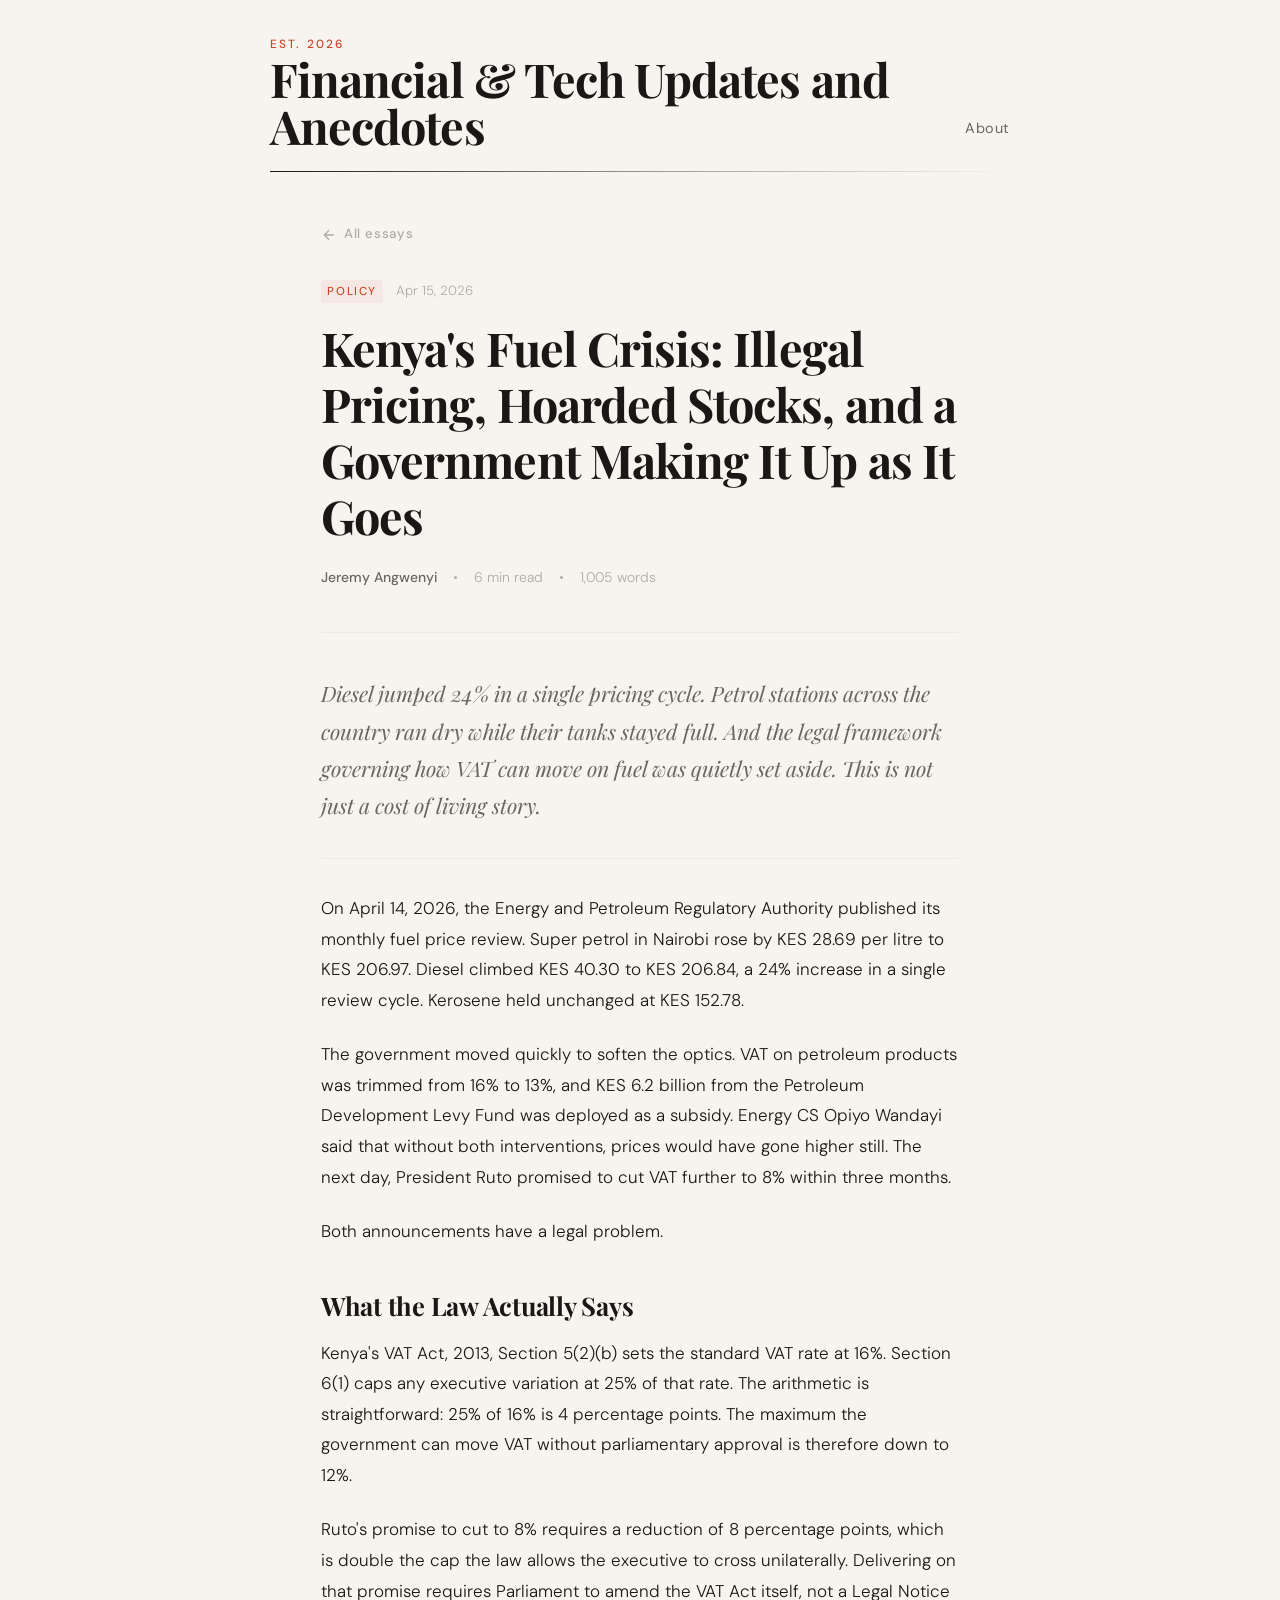
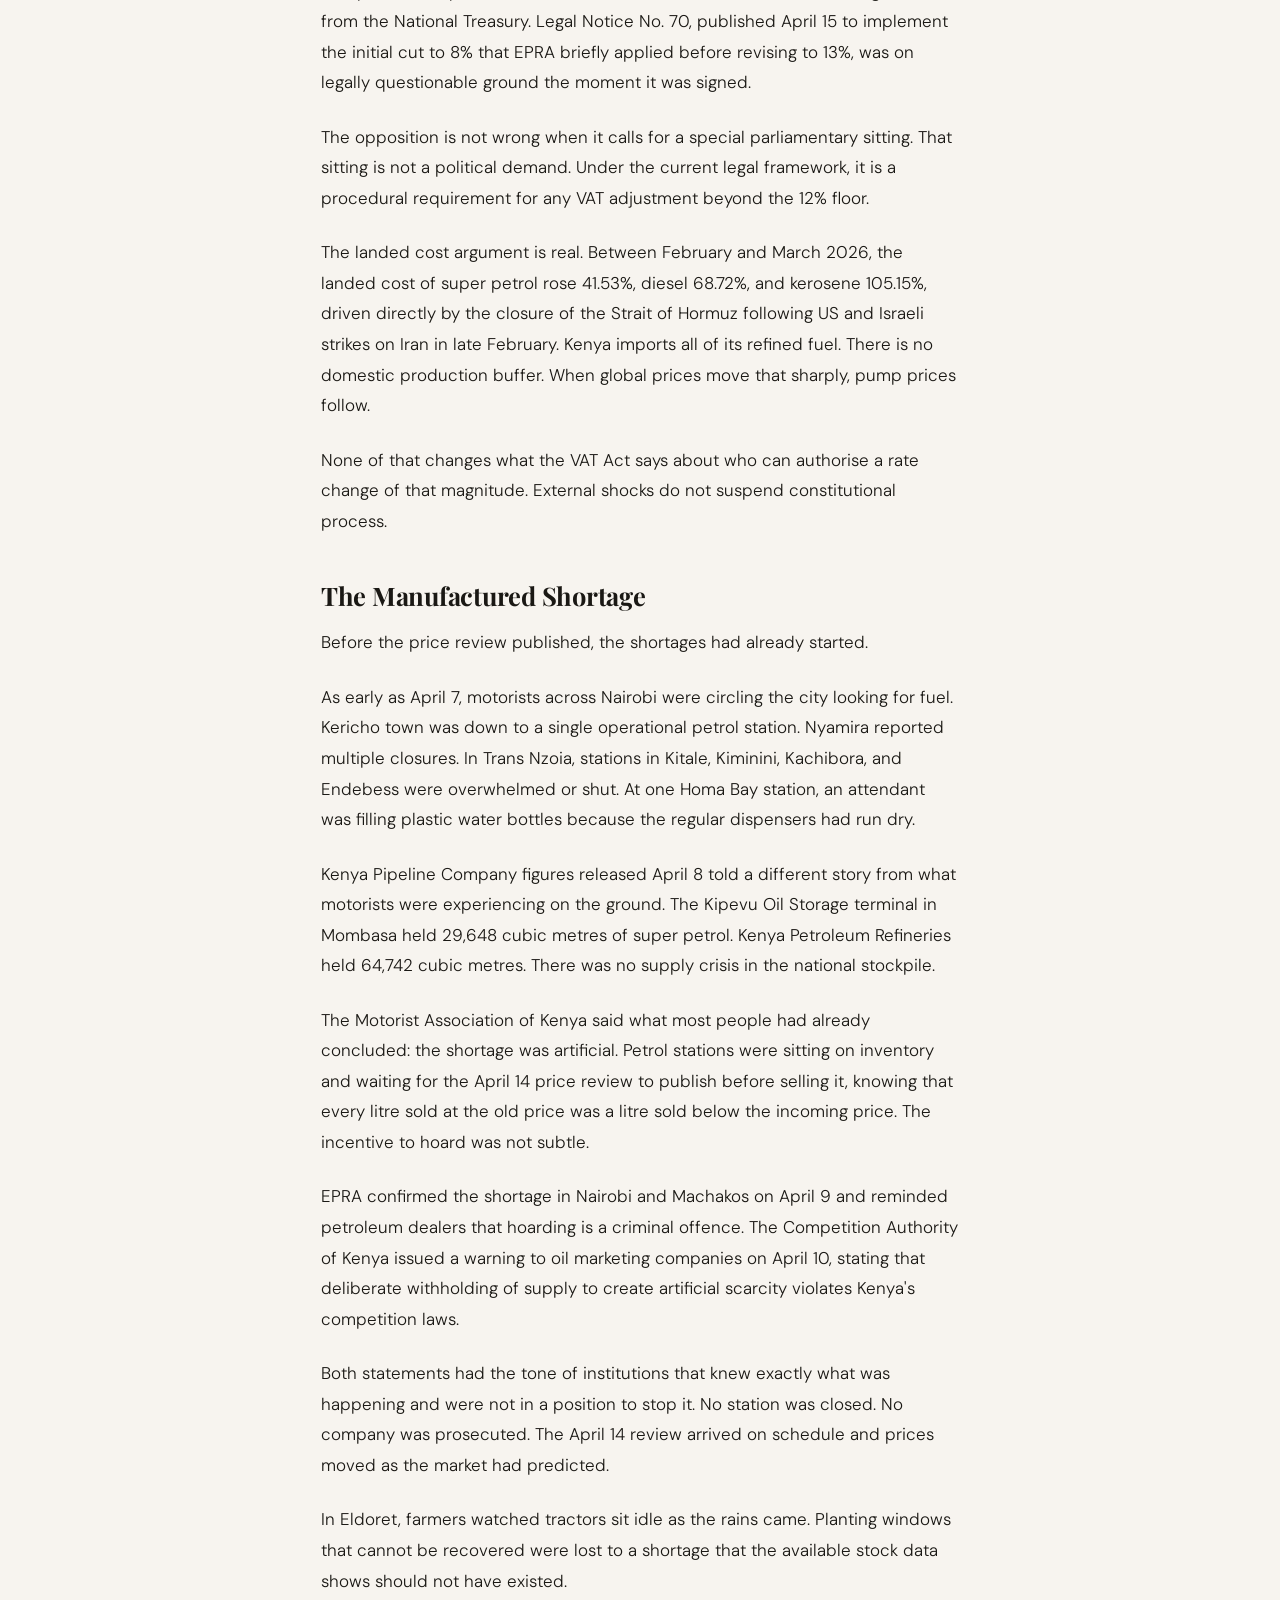
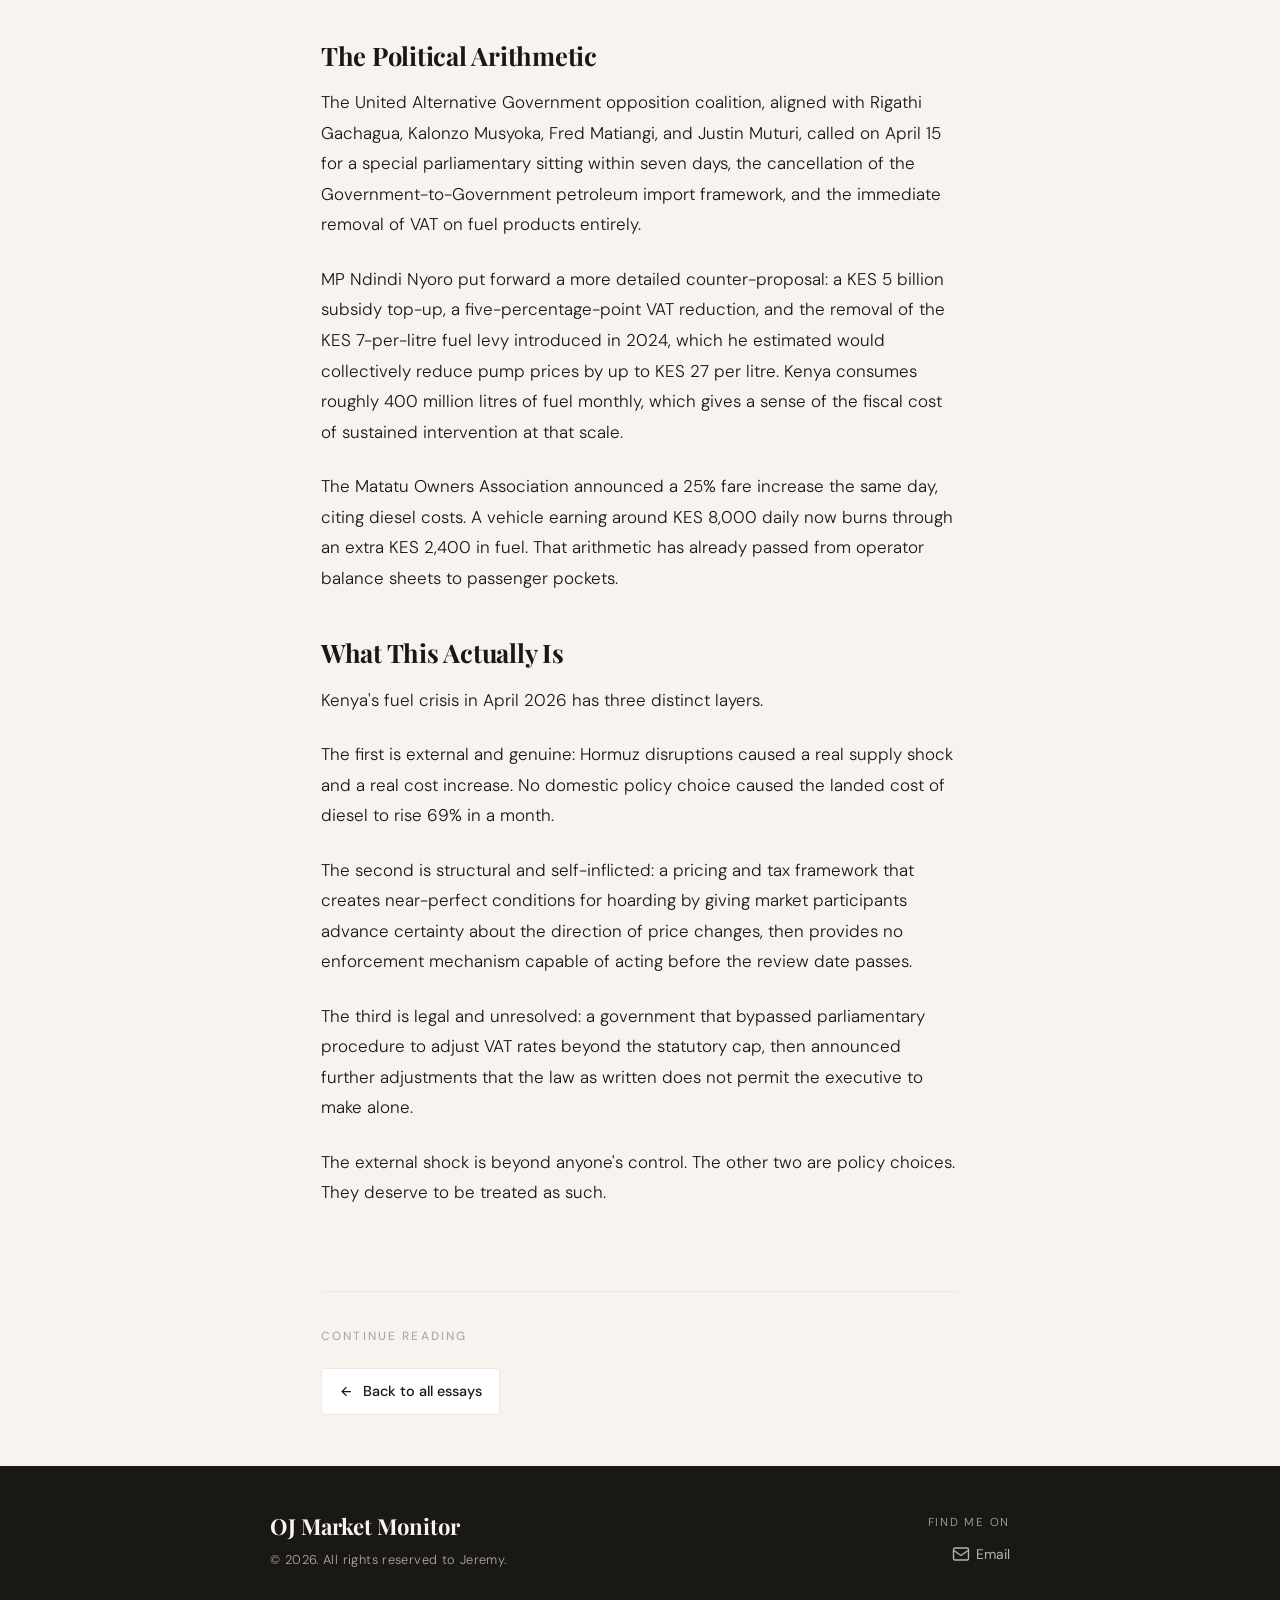
<file: kenya-fuel-crisis.html>
<!DOCTYPE html>
<html lang="en">
<head>
  <meta charset="UTF-8" />
  <meta name="viewport" content="width=device-width, initial-scale=1.0" />
  <title>Kenya's Fuel Crisis: Illegal Pricing, Hoarded Stocks, and a Government Making It Up as It Goes — OJ Market Monitor</title>
  <link rel="stylesheet" href="style.css" />
  <link href="https://fonts.googleapis.com/css2?family=Playfair+Display:ital,wght@0,400;0,700;1,400&family=DM+Sans:wght@300;400;500&display=swap" rel="stylesheet" />
</head>
<body>

  <!-- HEADER -->
  <header class="site-header">
    <div class="header-inner">
      <div class="site-brand">
        <span class="site-label">est. 2026</span>
        <a href="index.html" style="text-decoration:none;">
          <h1 class="site-title">Financial &amp; Tech Updates and Anecdotes</h1>
        </a>
      </div>
      <nav class="site-nav">
        <br>
        <a href="#">About</a>
      </nav>
    </div>
    <div class="header-rule"></div>
  </header>

  <!-- MAIN -->
  <main class="main-content">

    <section class="article-hero">
      <a href="index.html" class="article-back">
        <svg width="16" height="16" viewBox="0 0 24 24" fill="none" stroke="currentColor" stroke-width="2"><path d="M19 12H5M12 19l-7-7 7-7"/></svg>
        All essays
      </a>

      <div class="article-meta">
        <span class="card-tag">Policy</span>
        <span class="card-date">Apr 15, 2026</span>
      </div>

      <h1 class="article-title">Kenya's Fuel Crisis: Illegal Pricing, Hoarded Stocks, and a Government Making It Up as It Goes</h1>

      <div class="article-byline">
        <span class="author">Jeremy Angwenyi</span>
        <span class="sep"></span>
        <span>6 min read</span>
        <span class="sep"></span>
        <span>1,005 words</span>
      </div>
    </section>

    <article class="article-body">
      <p class="lead">Diesel jumped 24% in a single pricing cycle. Petrol stations across the country ran dry while their tanks stayed full. And the legal framework governing how VAT can move on fuel was quietly set aside. This is not just a cost of living story.</p>
      <p>On April 14, 2026, the Energy and Petroleum Regulatory Authority published its monthly fuel price review. Super petrol in Nairobi rose by KES 28.69 per litre to KES 206.97. Diesel climbed KES 40.30 to KES 206.84, a 24% increase in a single review cycle. Kerosene held unchanged at KES 152.78.</p>
<p>The government moved quickly to soften the optics. VAT on petroleum products was trimmed from 16% to 13%, and KES 6.2 billion from the Petroleum Development Levy Fund was deployed as a subsidy. Energy CS Opiyo Wandayi said that without both interventions, prices would have gone higher still. The next day, President Ruto promised to cut VAT further to 8% within three months.</p>
<p>Both announcements have a legal problem.</p>
<h2>What the Law Actually Says</h2>
<p>Kenya's VAT Act, 2013, Section 5(2)(b) sets the standard VAT rate at 16%. Section 6(1) caps any executive variation at 25% of that rate. The arithmetic is straightforward: 25% of 16% is 4 percentage points. The maximum the government can move VAT without parliamentary approval is therefore down to 12%.</p>
<p>Ruto's promise to cut to 8% requires a reduction of 8 percentage points, which is double the cap the law allows the executive to cross unilaterally. Delivering on that promise requires Parliament to amend the VAT Act itself, not a Legal Notice from the National Treasury. Legal Notice No. 70, published April 15 to implement the initial cut to 8% that EPRA briefly applied before revising to 13%, was on legally questionable ground the moment it was signed.</p>
<p>The opposition is not wrong when it calls for a special parliamentary sitting. That sitting is not a political demand. Under the current legal framework, it is a procedural requirement for any VAT adjustment beyond the 12% floor.</p>
<p>The landed cost argument is real. Between February and March 2026, the landed cost of super petrol rose 41.53%, diesel 68.72%, and kerosene 105.15%, driven directly by the closure of the Strait of Hormuz following US and Israeli strikes on Iran in late February. Kenya imports all of its refined fuel. There is no domestic production buffer. When global prices move that sharply, pump prices follow.</p>
<p>None of that changes what the VAT Act says about who can authorise a rate change of that magnitude. External shocks do not suspend constitutional process.</p>
<h2>The Manufactured Shortage</h2>
<p>Before the price review published, the shortages had already started.</p>
<p>As early as April 7, motorists across Nairobi were circling the city looking for fuel. Kericho town was down to a single operational petrol station. Nyamira reported multiple closures. In Trans Nzoia, stations in Kitale, Kiminini, Kachibora, and Endebess were overwhelmed or shut. At one Homa Bay station, an attendant was filling plastic water bottles because the regular dispensers had run dry.</p>
<p>Kenya Pipeline Company figures released April 8 told a different story from what motorists were experiencing on the ground. The Kipevu Oil Storage terminal in Mombasa held 29,648 cubic metres of super petrol. Kenya Petroleum Refineries held 64,742 cubic metres. There was no supply crisis in the national stockpile.</p>
<p>The Motorist Association of Kenya said what most people had already concluded: the shortage was artificial. Petrol stations were sitting on inventory and waiting for the April 14 price review to publish before selling it, knowing that every litre sold at the old price was a litre sold below the incoming price. The incentive to hoard was not subtle.</p>
<p>EPRA confirmed the shortage in Nairobi and Machakos on April 9 and reminded petroleum dealers that hoarding is a criminal offence. The Competition Authority of Kenya issued a warning to oil marketing companies on April 10, stating that deliberate withholding of supply to create artificial scarcity violates Kenya's competition laws.</p>
<p>Both statements had the tone of institutions that knew exactly what was happening and were not in a position to stop it. No station was closed. No company was prosecuted. The April 14 review arrived on schedule and prices moved as the market had predicted.</p>
<p>In Eldoret, farmers watched tractors sit idle as the rains came. Planting windows that cannot be recovered were lost to a shortage that the available stock data shows should not have existed.</p>
<h2>The Political Arithmetic</h2>
<p>The United Alternative Government opposition coalition, aligned with Rigathi Gachagua, Kalonzo Musyoka, Fred Matiangi, and Justin Muturi, called on April 15 for a special parliamentary sitting within seven days, the cancellation of the Government-to-Government petroleum import framework, and the immediate removal of VAT on fuel products entirely.</p>
<p>MP Ndindi Nyoro put forward a more detailed counter-proposal: a KES 5 billion subsidy top-up, a five-percentage-point VAT reduction, and the removal of the KES 7-per-litre fuel levy introduced in 2024, which he estimated would collectively reduce pump prices by up to KES 27 per litre. Kenya consumes roughly 400 million litres of fuel monthly, which gives a sense of the fiscal cost of sustained intervention at that scale.</p>
<p>The Matatu Owners Association announced a 25% fare increase the same day, citing diesel costs. A vehicle earning around KES 8,000 daily now burns through an extra KES 2,400 in fuel. That arithmetic has already passed from operator balance sheets to passenger pockets.</p>
<h2>What This Actually Is</h2>
<p>Kenya's fuel crisis in April 2026 has three distinct layers.</p>
<p>The first is external and genuine: Hormuz disruptions caused a real supply shock and a real cost increase. No domestic policy choice caused the landed cost of diesel to rise 69% in a month.</p>
<p>The second is structural and self-inflicted: a pricing and tax framework that creates near-perfect conditions for hoarding by giving market participants advance certainty about the direction of price changes, then provides no enforcement mechanism capable of acting before the review date passes.</p>
<p>The third is legal and unresolved: a government that bypassed parliamentary procedure to adjust VAT rates beyond the statutory cap, then announced further adjustments that the law as written does not permit the executive to make alone.</p>
<p>The external shock is beyond anyone's control. The other two are policy choices. They deserve to be treated as such.</p>
    </article>

    <section class="article-footer">
      <div class="article-footer-label">Continue Reading</div>
      <div class="article-nav">
        <a href="index.html" class="article-nav-link">
          <svg width="15" height="15" viewBox="0 0 24 24" fill="none" stroke="currentColor" stroke-width="2"><path d="M19 12H5M12 19l-7-7 7-7"/></svg>
          Back to all essays
        </a>
      </div>
    </section>

  </main>

  <!-- FOOTER -->
  <footer class="site-footer">
    <div class="footer-inner">
      <div class="footer-brand">
        <span class="footer-title">OJ Market Monitor</span>
        <span class="footer-copy">&copy; 2026. All rights reserved to Jeremy.</span>
      </div>
      <div class="footer-socials">
        <span class="socials-label">Find me on</span>
        <div class="social-links">
          <a href="mailto:jeremyangwenyi.ja@gmail.com" class="social-link" aria-label="Email">
            <svg width="18" height="18" viewBox="0 0 24 24" fill="none" stroke="currentColor" stroke-width="1.8"><rect x="2" y="4" width="20" height="16" rx="2"/><path d="m2 7 10 7 10-7"/></svg>
            Email
          </a>
        </div>
      </div>
    </div>
  </footer>

  <script src="main.js"></script>
</body>
</html>
</file>
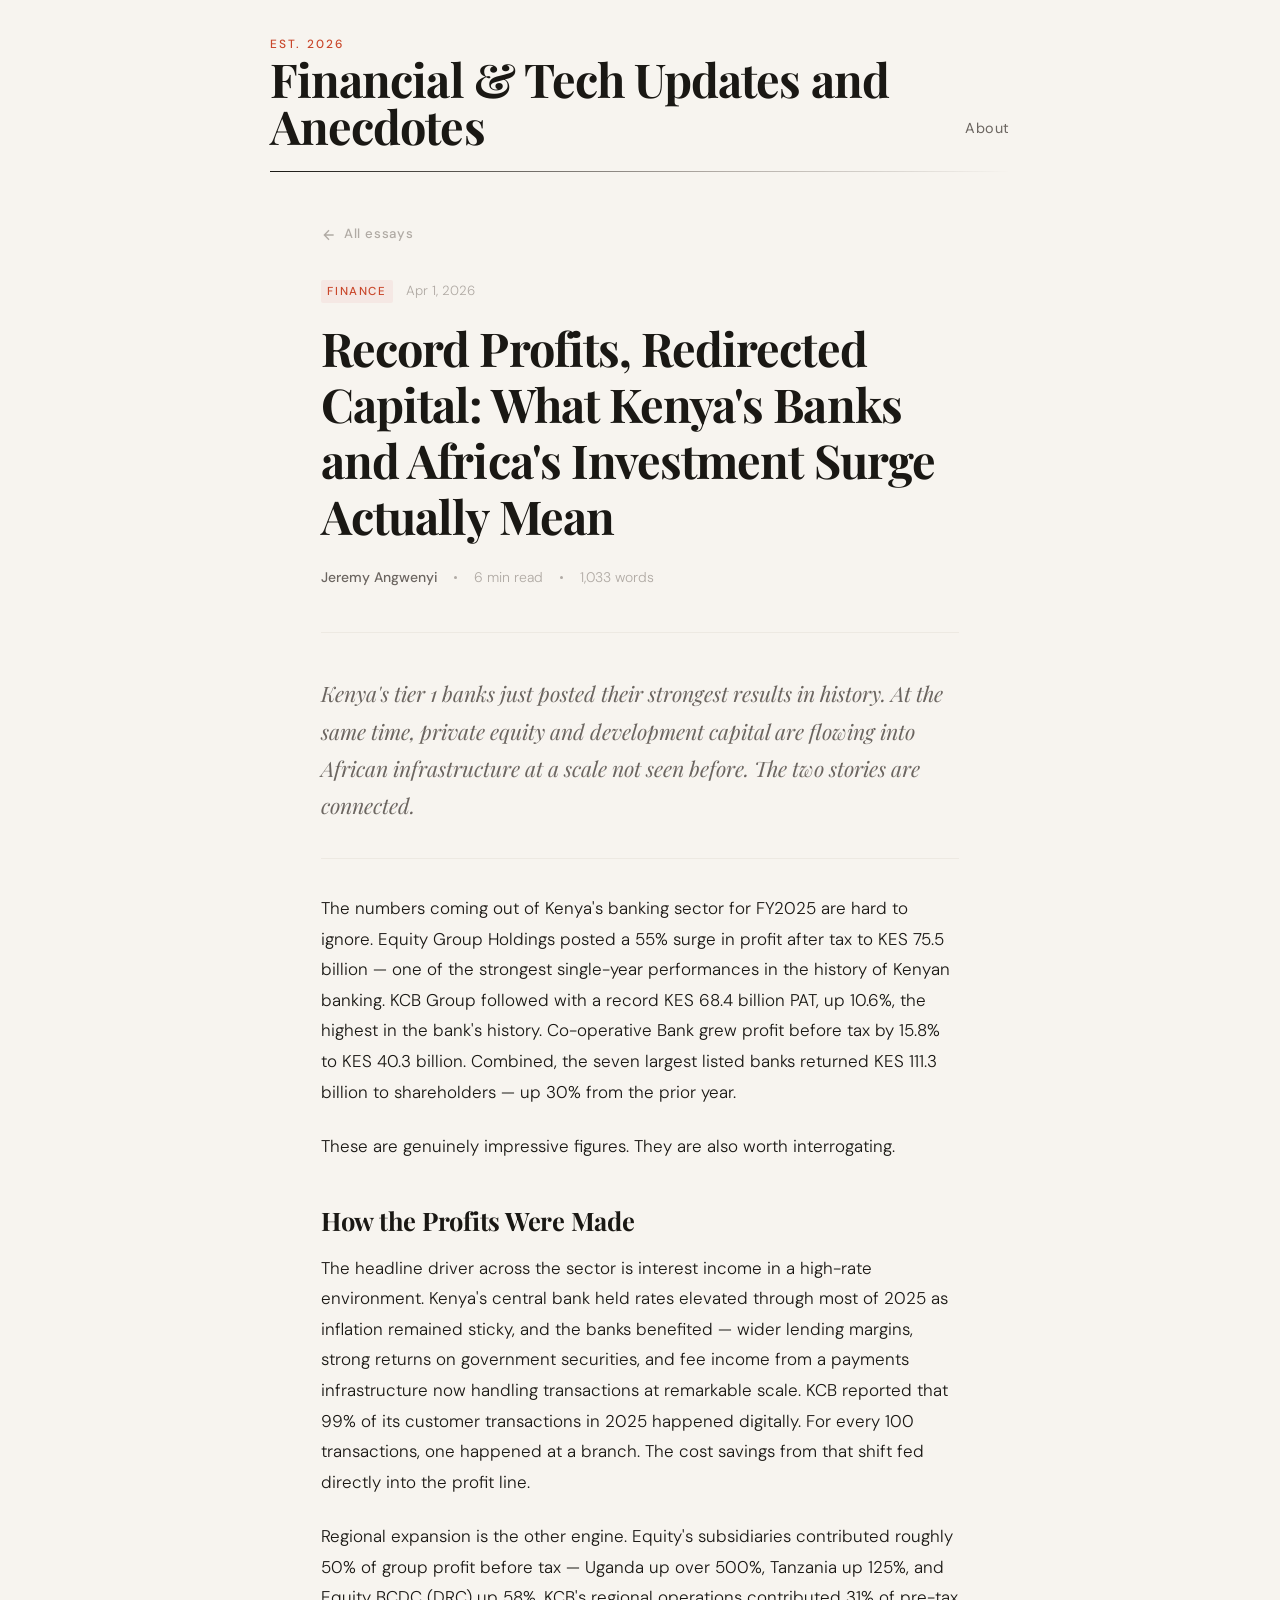
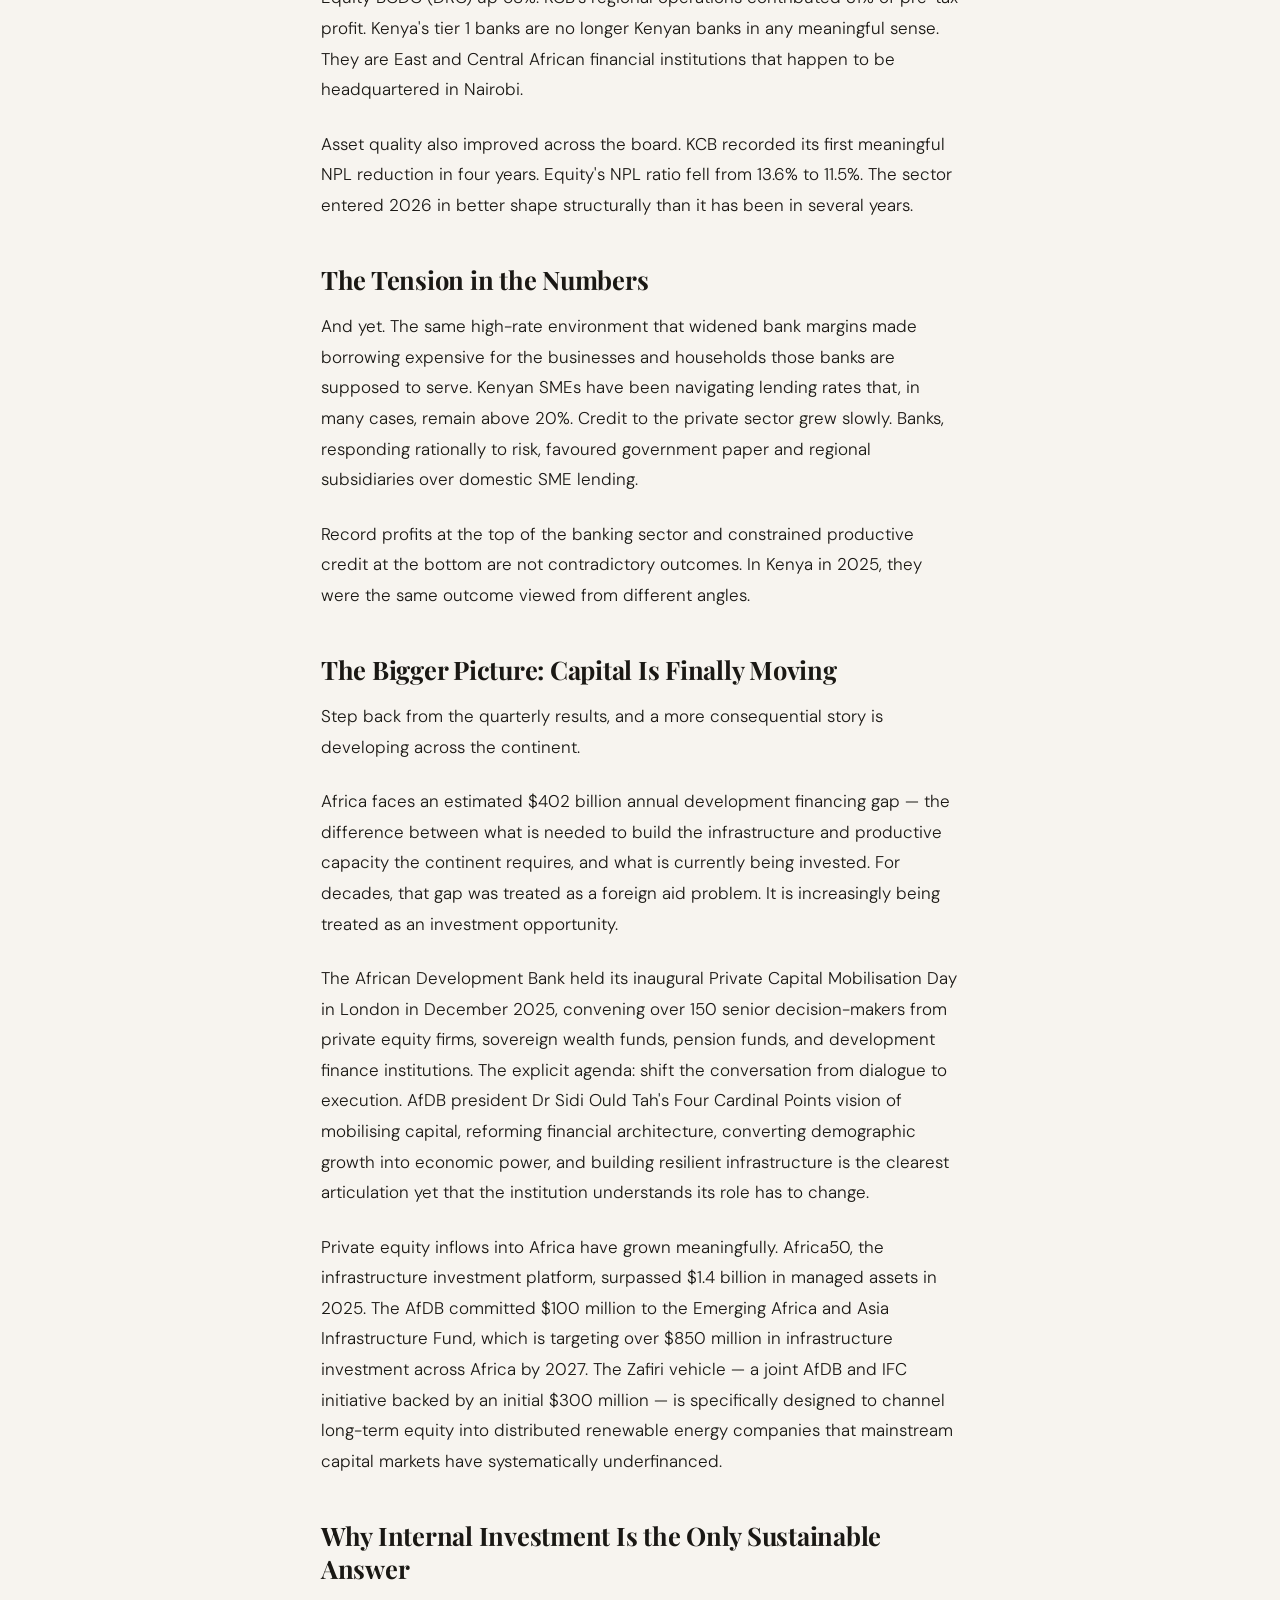
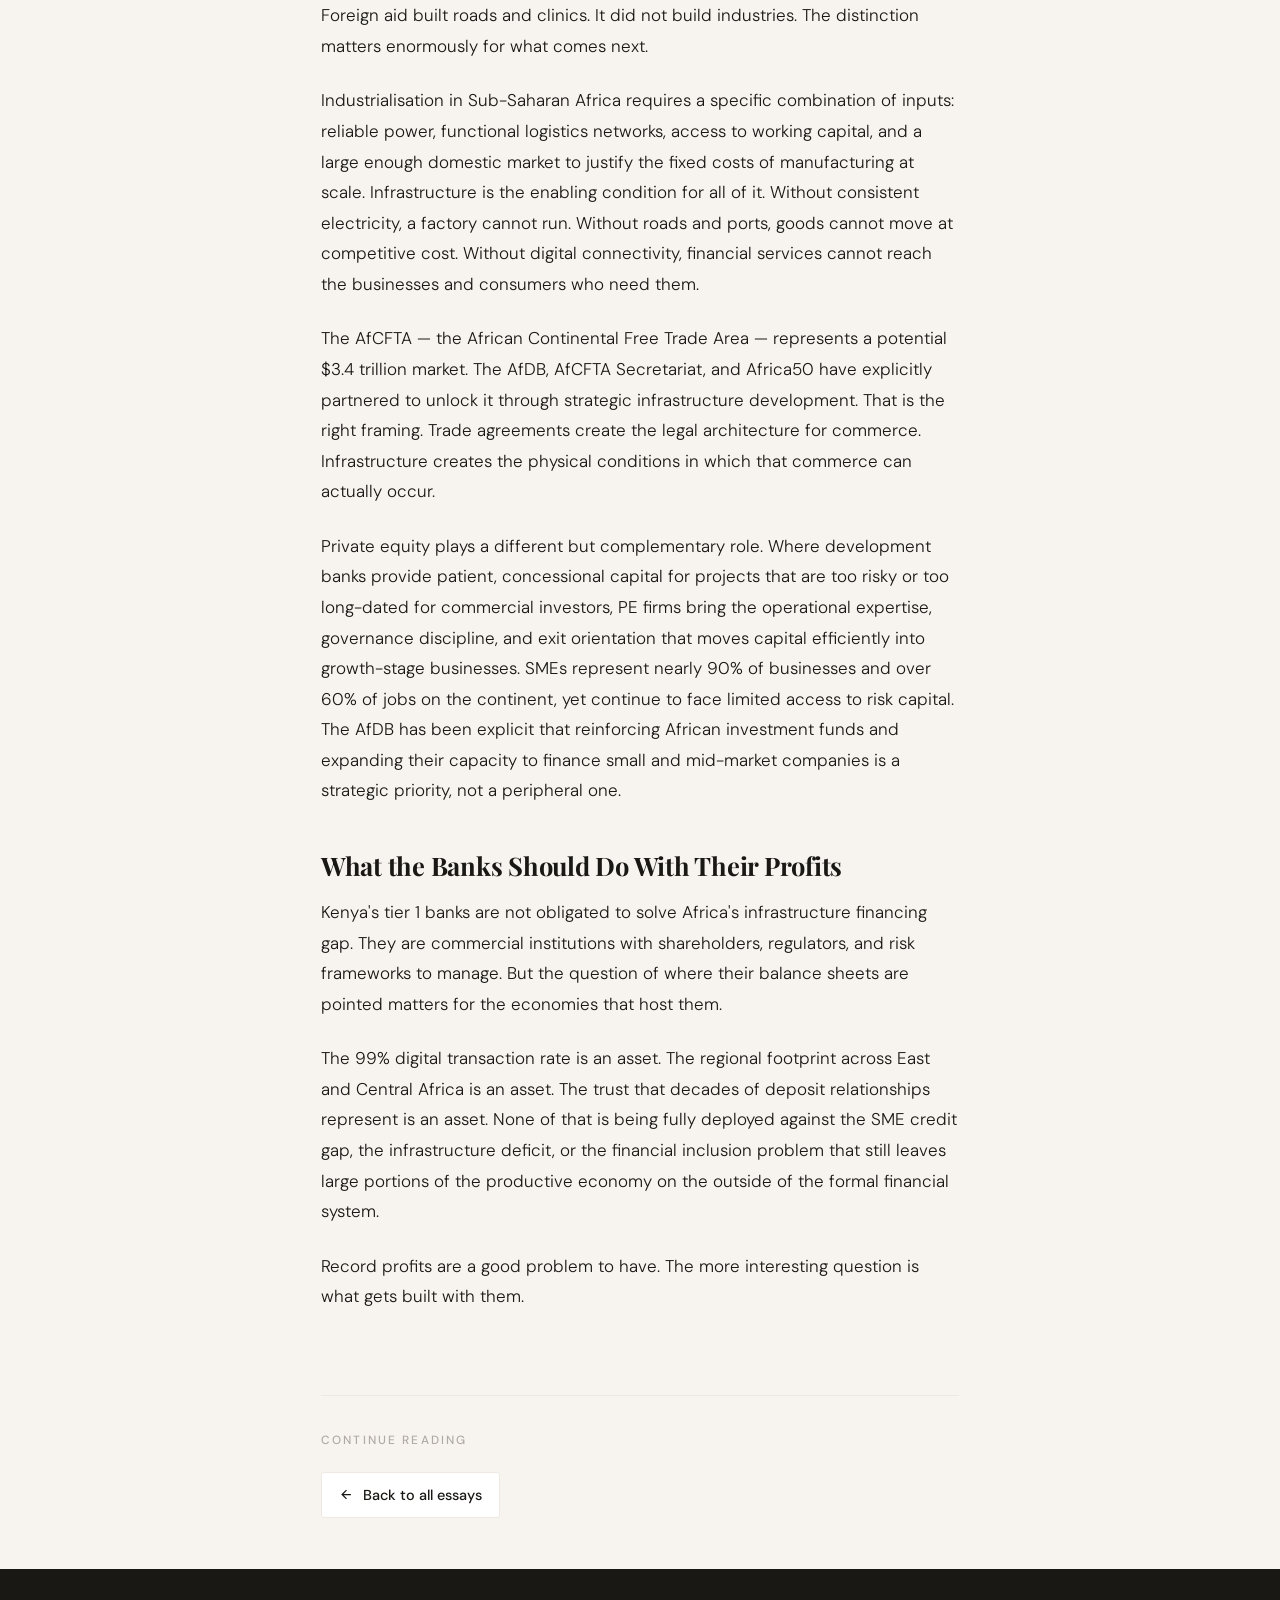
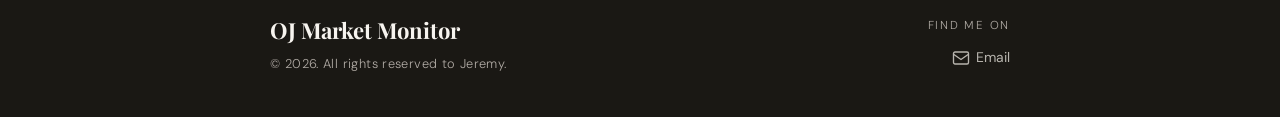
<file: kenyan-banks-africa-investment.html>
<!DOCTYPE html>
<html lang="en">
<head>
  <meta charset="UTF-8" />
  <meta name="viewport" content="width=device-width, initial-scale=1.0" />
  <title>Record Profits, Redirected Capital: What Kenya's Banks and Africa's Investment Surge Actually Mean — OJ Market Monitor</title>
  <link rel="stylesheet" href="style.css" />
  <link href="https://fonts.googleapis.com/css2?family=Playfair+Display:ital,wght@0,400;0,700;1,400&family=DM+Sans:wght@300;400;500&display=swap" rel="stylesheet" />
</head>
<body>

  <!-- HEADER -->
  <header class="site-header">
    <div class="header-inner">
      <div class="site-brand">
        <span class="site-label">est. 2026</span>
        <a href="index.html" style="text-decoration:none;">
          <h1 class="site-title">Financial &amp; Tech Updates and Anecdotes</h1>
        </a>
      </div>
      <nav class="site-nav">
        <br>
        <a href="#">About</a>
      </nav>
    </div>
    <div class="header-rule"></div>
  </header>

  <!-- MAIN -->
  <main class="main-content">

    <section class="article-hero">
      <a href="index.html" class="article-back">
        <svg width="16" height="16" viewBox="0 0 24 24" fill="none" stroke="currentColor" stroke-width="2"><path d="M19 12H5M12 19l-7-7 7-7"/></svg>
        All essays
      </a>

      <div class="article-meta">
        <span class="card-tag">Finance</span>
        <span class="card-date">Apr 1, 2026</span>
      </div>

      <h1 class="article-title">Record Profits, Redirected Capital: What Kenya's Banks and Africa's Investment Surge Actually Mean</h1>

      <div class="article-byline">
        <span class="author">Jeremy Angwenyi</span>
        <span class="sep"></span>
        <span>6 min read</span>
        <span class="sep"></span>
        <span>1,033 words</span>
      </div>
    </section>

    <article class="article-body">
      <p class="lead">Kenya's tier 1 banks just posted their strongest results in history. At the same time, private equity and development capital are flowing into African infrastructure at a scale not seen before. The two stories are connected.</p>
      <p>The numbers coming out of Kenya's banking sector for FY2025 are hard to ignore. Equity Group Holdings posted a 55% surge in profit after tax to KES 75.5 billion — one of the strongest single-year performances in the history of Kenyan banking. KCB Group followed with a record KES 68.4 billion PAT, up 10.6%, the highest in the bank's history. Co-operative Bank grew profit before tax by 15.8% to KES 40.3 billion. Combined, the seven largest listed banks returned KES 111.3 billion to shareholders — up 30% from the prior year.</p>
<p>These are genuinely impressive figures. They are also worth interrogating.</p>
<h2>How the Profits Were Made</h2>
<p>The headline driver across the sector is interest income in a high-rate environment. Kenya's central bank held rates elevated through most of 2025 as inflation remained sticky, and the banks benefited — wider lending margins, strong returns on government securities, and fee income from a payments infrastructure now handling transactions at remarkable scale. KCB reported that 99% of its customer transactions in 2025 happened digitally. For every 100 transactions, one happened at a branch. The cost savings from that shift fed directly into the profit line.</p>
<p>Regional expansion is the other engine. Equity's subsidiaries contributed roughly 50% of group profit before tax — Uganda up over 500%, Tanzania up 125%, and Equity BCDC (DRC) up 58%. KCB's regional operations contributed 31% of pre-tax profit. Kenya's tier 1 banks are no longer Kenyan banks in any meaningful sense. They are East and Central African financial institutions that happen to be headquartered in Nairobi.</p>
<p>Asset quality also improved across the board. KCB recorded its first meaningful NPL reduction in four years. Equity's NPL ratio fell from 13.6% to 11.5%. The sector entered 2026 in better shape structurally than it has been in several years.</p>
<h2>The Tension in the Numbers</h2>
<p>And yet. The same high-rate environment that widened bank margins made borrowing expensive for the businesses and households those banks are supposed to serve. Kenyan SMEs have been navigating lending rates that, in many cases, remain above 20%. Credit to the private sector grew slowly. Banks, responding rationally to risk, favoured government paper and regional subsidiaries over domestic SME lending.</p>
<p>Record profits at the top of the banking sector and constrained productive credit at the bottom are not contradictory outcomes. In Kenya in 2025, they were the same outcome viewed from different angles.</p>
<h2>The Bigger Picture: Capital Is Finally Moving</h2>
<p>Step back from the quarterly results, and a more consequential story is developing across the continent.</p>
<p>Africa faces an estimated $402 billion annual development financing gap — the difference between what is needed to build the infrastructure and productive capacity the continent requires, and what is currently being invested. For decades, that gap was treated as a foreign aid problem. It is increasingly being treated as an investment opportunity.</p>
<p>The African Development Bank held its inaugural Private Capital Mobilisation Day in London in December 2025, convening over 150 senior decision-makers from private equity firms, sovereign wealth funds, pension funds, and development finance institutions. The explicit agenda: shift the conversation from dialogue to execution. AfDB president Dr Sidi Ould Tah's Four Cardinal Points vision of mobilising capital, reforming financial architecture, converting demographic growth into economic power, and building resilient infrastructure is the clearest articulation yet that the institution understands its role has to change.</p>
<p>Private equity inflows into Africa have grown meaningfully. Africa50, the infrastructure investment platform, surpassed $1.4 billion in managed assets in 2025. The AfDB committed $100 million to the Emerging Africa and Asia Infrastructure Fund, which is targeting over $850 million in infrastructure investment across Africa by 2027. The Zafiri vehicle — a joint AfDB and IFC initiative backed by an initial $300 million — is specifically designed to channel long-term equity into distributed renewable energy companies that mainstream capital markets have systematically underfinanced.</p>
<h2>Why Internal Investment Is the Only Sustainable Answer</h2>
<p>Foreign aid built roads and clinics. It did not build industries. The distinction matters enormously for what comes next.</p>
<p>Industrialisation in Sub-Saharan Africa requires a specific combination of inputs: reliable power, functional logistics networks, access to working capital, and a large enough domestic market to justify the fixed costs of manufacturing at scale. Infrastructure is the enabling condition for all of it. Without consistent electricity, a factory cannot run. Without roads and ports, goods cannot move at competitive cost. Without digital connectivity, financial services cannot reach the businesses and consumers who need them.</p>
<p>The AfCFTA — the African Continental Free Trade Area — represents a potential $3.4 trillion market. The AfDB, AfCFTA Secretariat, and Africa50 have explicitly partnered to unlock it through strategic infrastructure development. That is the right framing. Trade agreements create the legal architecture for commerce. Infrastructure creates the physical conditions in which that commerce can actually occur.</p>
<p>Private equity plays a different but complementary role. Where development banks provide patient, concessional capital for projects that are too risky or too long-dated for commercial investors, PE firms bring the operational expertise, governance discipline, and exit orientation that moves capital efficiently into growth-stage businesses. SMEs represent nearly 90% of businesses and over 60% of jobs on the continent, yet continue to face limited access to risk capital. The AfDB has been explicit that reinforcing African investment funds and expanding their capacity to finance small and mid-market companies is a strategic priority, not a peripheral one.</p>
<h2>What the Banks Should Do With Their Profits</h2>
<p>Kenya's tier 1 banks are not obligated to solve Africa's infrastructure financing gap. They are commercial institutions with shareholders, regulators, and risk frameworks to manage. But the question of where their balance sheets are pointed matters for the economies that host them.</p>
<p>The 99% digital transaction rate is an asset. The regional footprint across East and Central Africa is an asset. The trust that decades of deposit relationships represent is an asset. None of that is being fully deployed against the SME credit gap, the infrastructure deficit, or the financial inclusion problem that still leaves large portions of the productive economy on the outside of the formal financial system.</p>
<p>Record profits are a good problem to have. The more interesting question is what gets built with them.</p>
    </article>

    <section class="article-footer">
      <div class="article-footer-label">Continue Reading</div>
      <div class="article-nav">
        <a href="index.html" class="article-nav-link">
          <svg width="15" height="15" viewBox="0 0 24 24" fill="none" stroke="currentColor" stroke-width="2"><path d="M19 12H5M12 19l-7-7 7-7"/></svg>
          Back to all essays
        </a>
      </div>
    </section>

  </main>

  <!-- FOOTER -->
  <footer class="site-footer">
    <div class="footer-inner">
      <div class="footer-brand">
        <span class="footer-title">OJ Market Monitor</span>
        <span class="footer-copy">&copy; 2026. All rights reserved to Jeremy.</span>
      </div>
      <div class="footer-socials">
        <span class="socials-label">Find me on</span>
        <div class="social-links">
          <a href="mailto:jeremyangwenyi.ja@gmail.com" class="social-link" aria-label="Email">
            <svg width="18" height="18" viewBox="0 0 24 24" fill="none" stroke="currentColor" stroke-width="1.8"><rect x="2" y="4" width="20" height="16" rx="2"/><path d="m2 7 10 7 10-7"/></svg>
            Email
          </a>
        </div>
      </div>
    </div>
  </footer>

  <script src="main.js"></script>
</body>
</html>
</file>
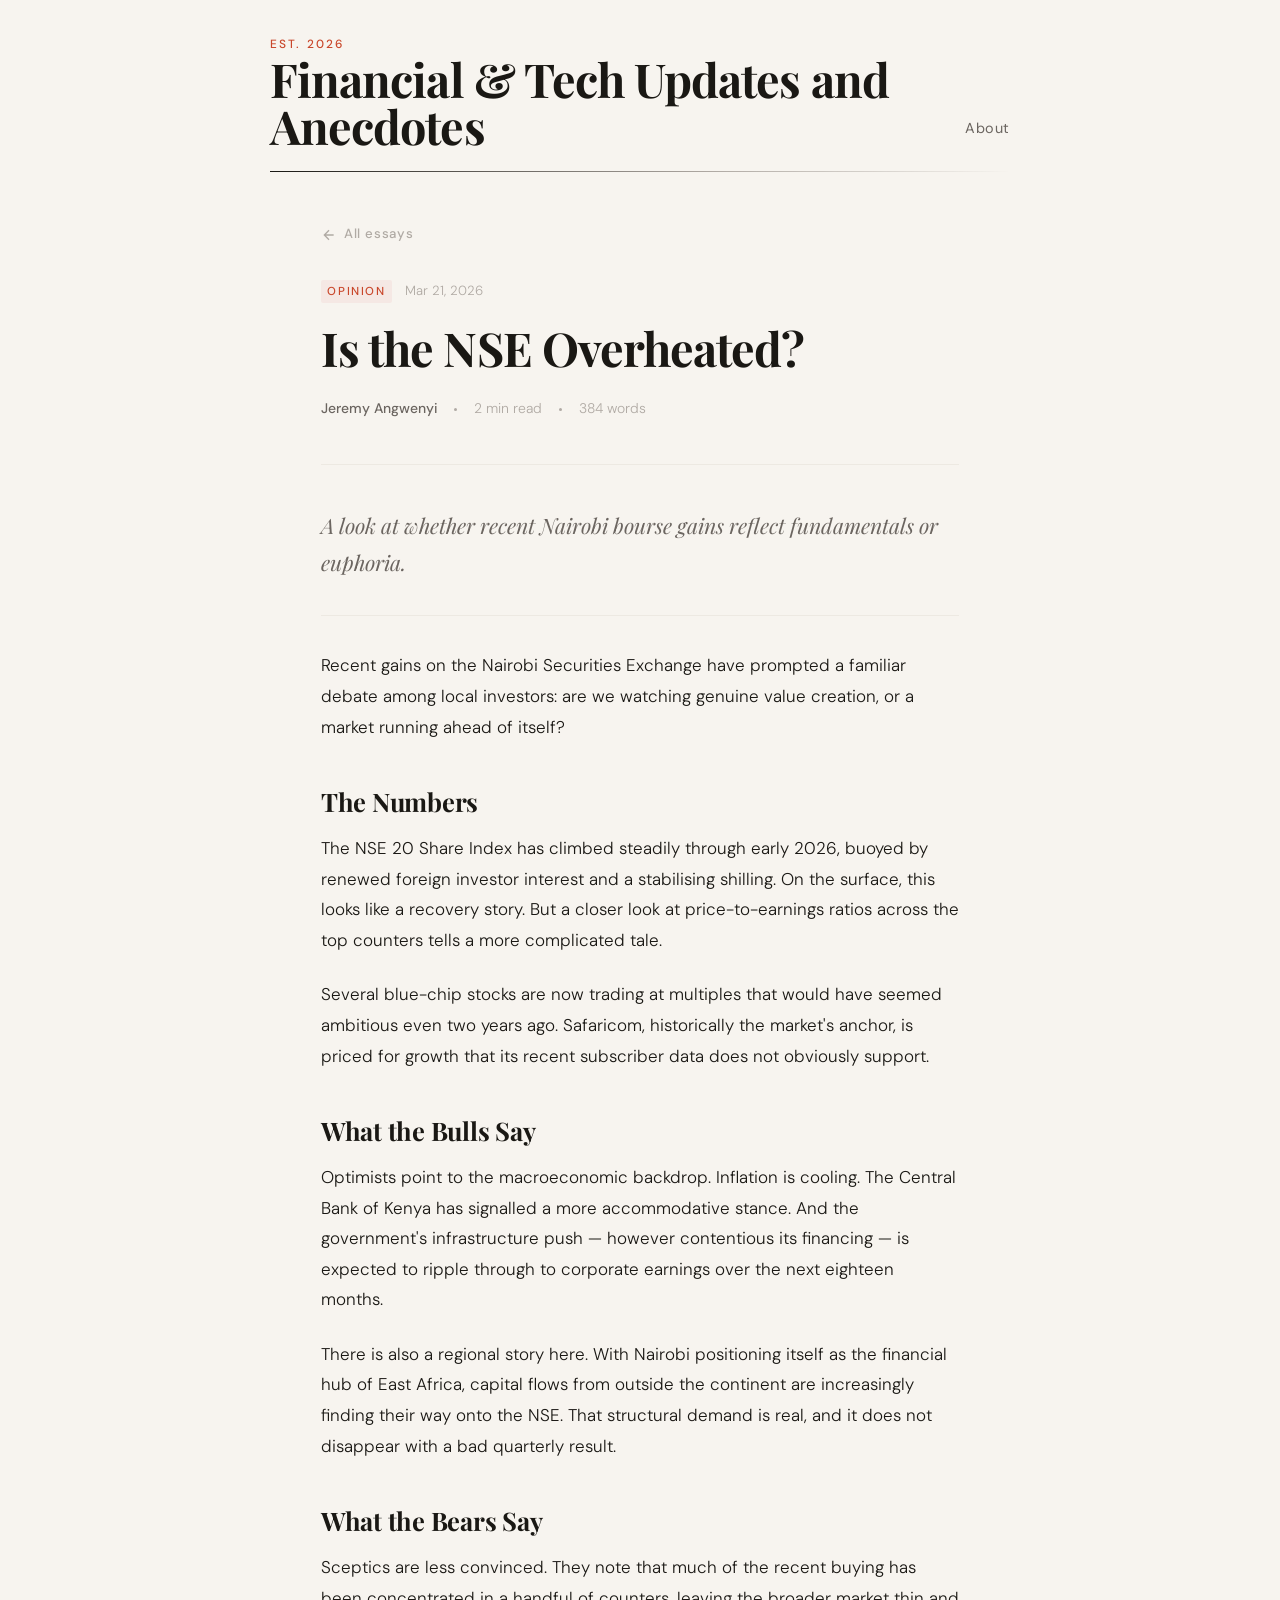
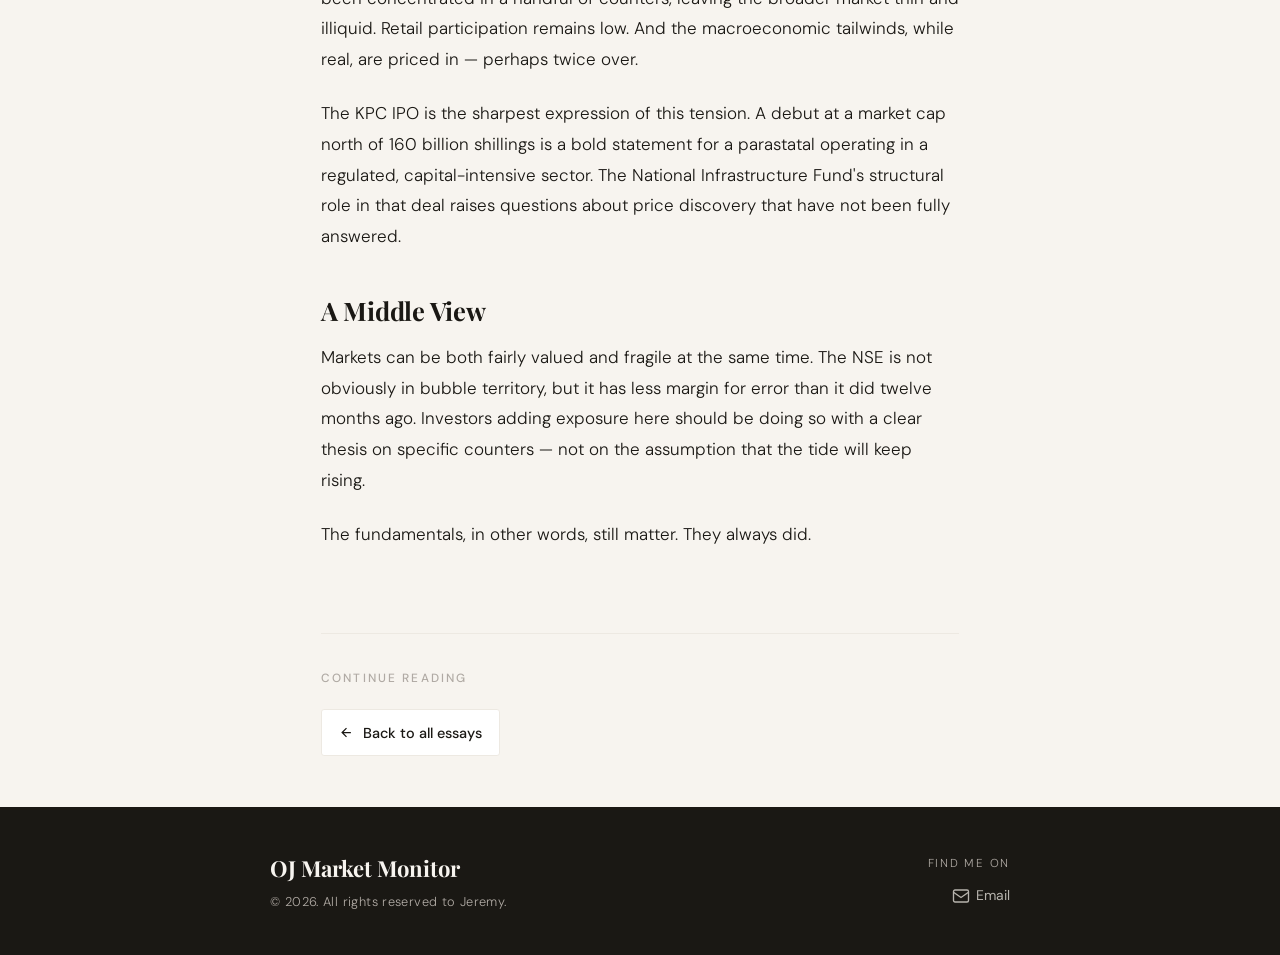
<file: nse-overheated.html>
<!DOCTYPE html>
<html lang="en">
<head>
  <meta charset="UTF-8" />
  <meta name="viewport" content="width=device-width, initial-scale=1.0" />
  <title>Is the NSE Overheated? — OJ Market Monitor</title>
  <link rel="stylesheet" href="style.css" />
  <link href="https://fonts.googleapis.com/css2?family=Playfair+Display:ital,wght@0,400;0,700;1,400&family=DM+Sans:wght@300;400;500&display=swap" rel="stylesheet" />
</head>
<body>

  <!-- HEADER -->
  <header class="site-header">
    <div class="header-inner">
      <div class="site-brand">
        <span class="site-label">est. 2026</span>
        <a href="index.html" style="text-decoration:none;">
          <h1 class="site-title">Financial &amp; Tech Updates and Anecdotes</h1>
        </a>
      </div>
      <nav class="site-nav">
        <br>
        <a href="#">About</a>
      </nav>
    </div>
    <div class="header-rule"></div>
  </header>

  <!-- MAIN -->
  <main class="main-content">

    <section class="article-hero">
      <a href="index.html" class="article-back">
        <svg width="16" height="16" viewBox="0 0 24 24" fill="none" stroke="currentColor" stroke-width="2"><path d="M19 12H5M12 19l-7-7 7-7"/></svg>
        All essays
      </a>

      <div class="article-meta">
        <span class="card-tag">Opinion</span>
        <span class="card-date">Mar 21, 2026</span>
      </div>

      <h1 class="article-title">Is the NSE Overheated?</h1>

      <div class="article-byline">
        <span class="author">Jeremy Angwenyi</span>
        <span class="sep"></span>
        <span>2 min read</span>
        <span class="sep"></span>
        <span>384 words</span>
      </div>
    </section>

    <article class="article-body">
      <p class="lead">A look at whether recent Nairobi bourse gains reflect fundamentals or euphoria.</p>
      <p>Recent gains on the Nairobi Securities Exchange have prompted a familiar debate among local investors: are we watching genuine value creation, or a market running ahead of itself?</p>
<h2>The Numbers</h2>
<p>The NSE 20 Share Index has climbed steadily through early 2026, buoyed by renewed foreign investor interest and a stabilising shilling. On the surface, this looks like a recovery story. But a closer look at price-to-earnings ratios across the top counters tells a more complicated tale.</p>
<p>Several blue-chip stocks are now trading at multiples that would have seemed ambitious even two years ago. Safaricom, historically the market's anchor, is priced for growth that its recent subscriber data does not obviously support.</p>
<h2>What the Bulls Say</h2>
<p>Optimists point to the macroeconomic backdrop. Inflation is cooling. The Central Bank of Kenya has signalled a more accommodative stance. And the government's infrastructure push — however contentious its financing — is expected to ripple through to corporate earnings over the next eighteen months.</p>
<p>There is also a regional story here. With Nairobi positioning itself as the financial hub of East Africa, capital flows from outside the continent are increasingly finding their way onto the NSE. That structural demand is real, and it does not disappear with a bad quarterly result.</p>
<h2>What the Bears Say</h2>
<p>Sceptics are less convinced. They note that much of the recent buying has been concentrated in a handful of counters, leaving the broader market thin and illiquid. Retail participation remains low. And the macroeconomic tailwinds, while real, are priced in — perhaps twice over.</p>
<p>The KPC IPO is the sharpest expression of this tension. A debut at a market cap north of 160 billion shillings is a bold statement for a parastatal operating in a regulated, capital-intensive sector. The National Infrastructure Fund's structural role in that deal raises questions about price discovery that have not been fully answered.</p>
<h2>A Middle View</h2>
<p>Markets can be both fairly valued and fragile at the same time. The NSE is not obviously in bubble territory, but it has less margin for error than it did twelve months ago. Investors adding exposure here should be doing so with a clear thesis on specific counters — not on the assumption that the tide will keep rising.</p>
<p>The fundamentals, in other words, still matter. They always did.</p>
    </article>

    <section class="article-footer">
      <div class="article-footer-label">Continue Reading</div>
      <div class="article-nav">
        <a href="index.html" class="article-nav-link">
          <svg width="15" height="15" viewBox="0 0 24 24" fill="none" stroke="currentColor" stroke-width="2"><path d="M19 12H5M12 19l-7-7 7-7"/></svg>
          Back to all essays
        </a>
      </div>
    </section>

  </main>

  <!-- FOOTER -->
  <footer class="site-footer">
    <div class="footer-inner">
      <div class="footer-brand">
        <span class="footer-title">OJ Market Monitor</span>
        <span class="footer-copy">&copy; 2026. All rights reserved to Jeremy.</span>
      </div>
      <div class="footer-socials">
        <span class="socials-label">Find me on</span>
        <div class="social-links">
          <a href="mailto:jeremyangwenyi.ja@gmail.com" class="social-link" aria-label="Email">
            <svg width="18" height="18" viewBox="0 0 24 24" fill="none" stroke="currentColor" stroke-width="1.8"><rect x="2" y="4" width="20" height="16" rx="2"/><path d="m2 7 10 7 10-7"/></svg>
            Email
          </a>
        </div>
      </div>
    </div>
  </footer>

  <script src="main.js"></script>
</body>
</html>
</file>
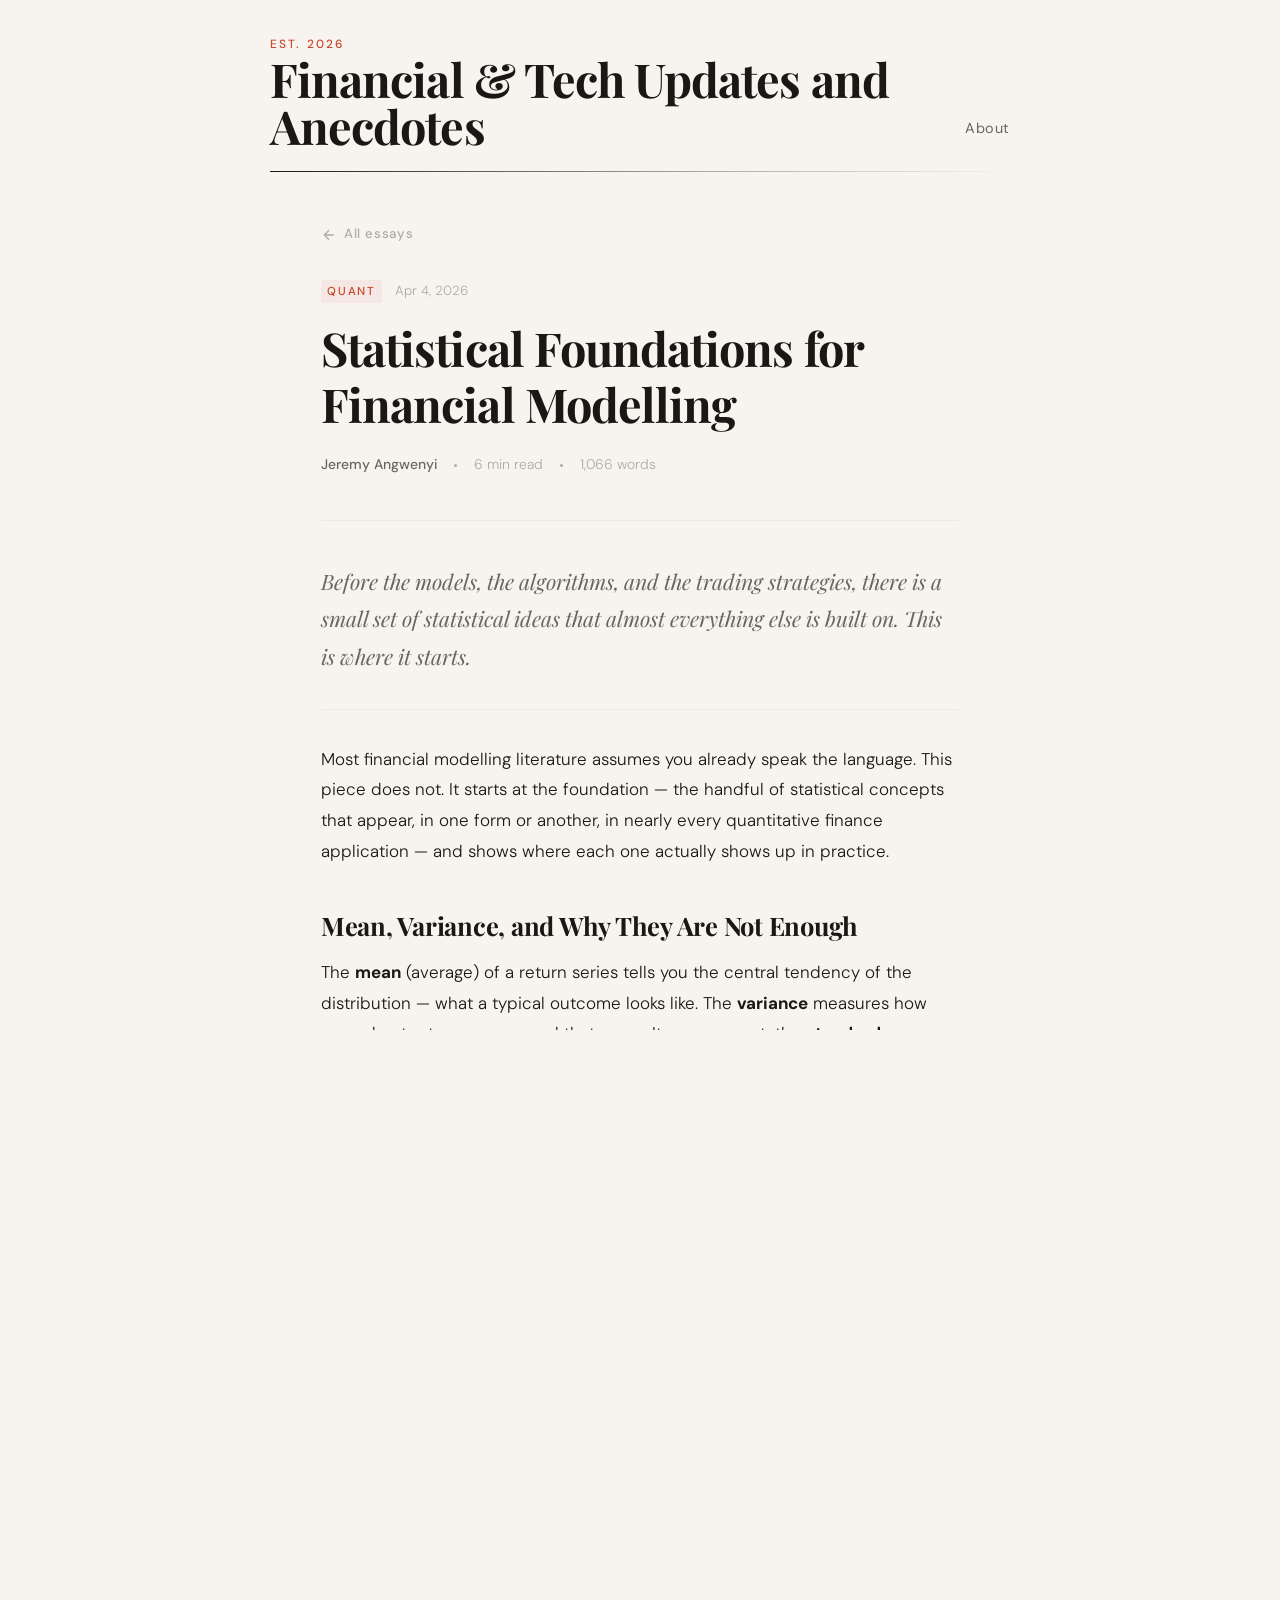
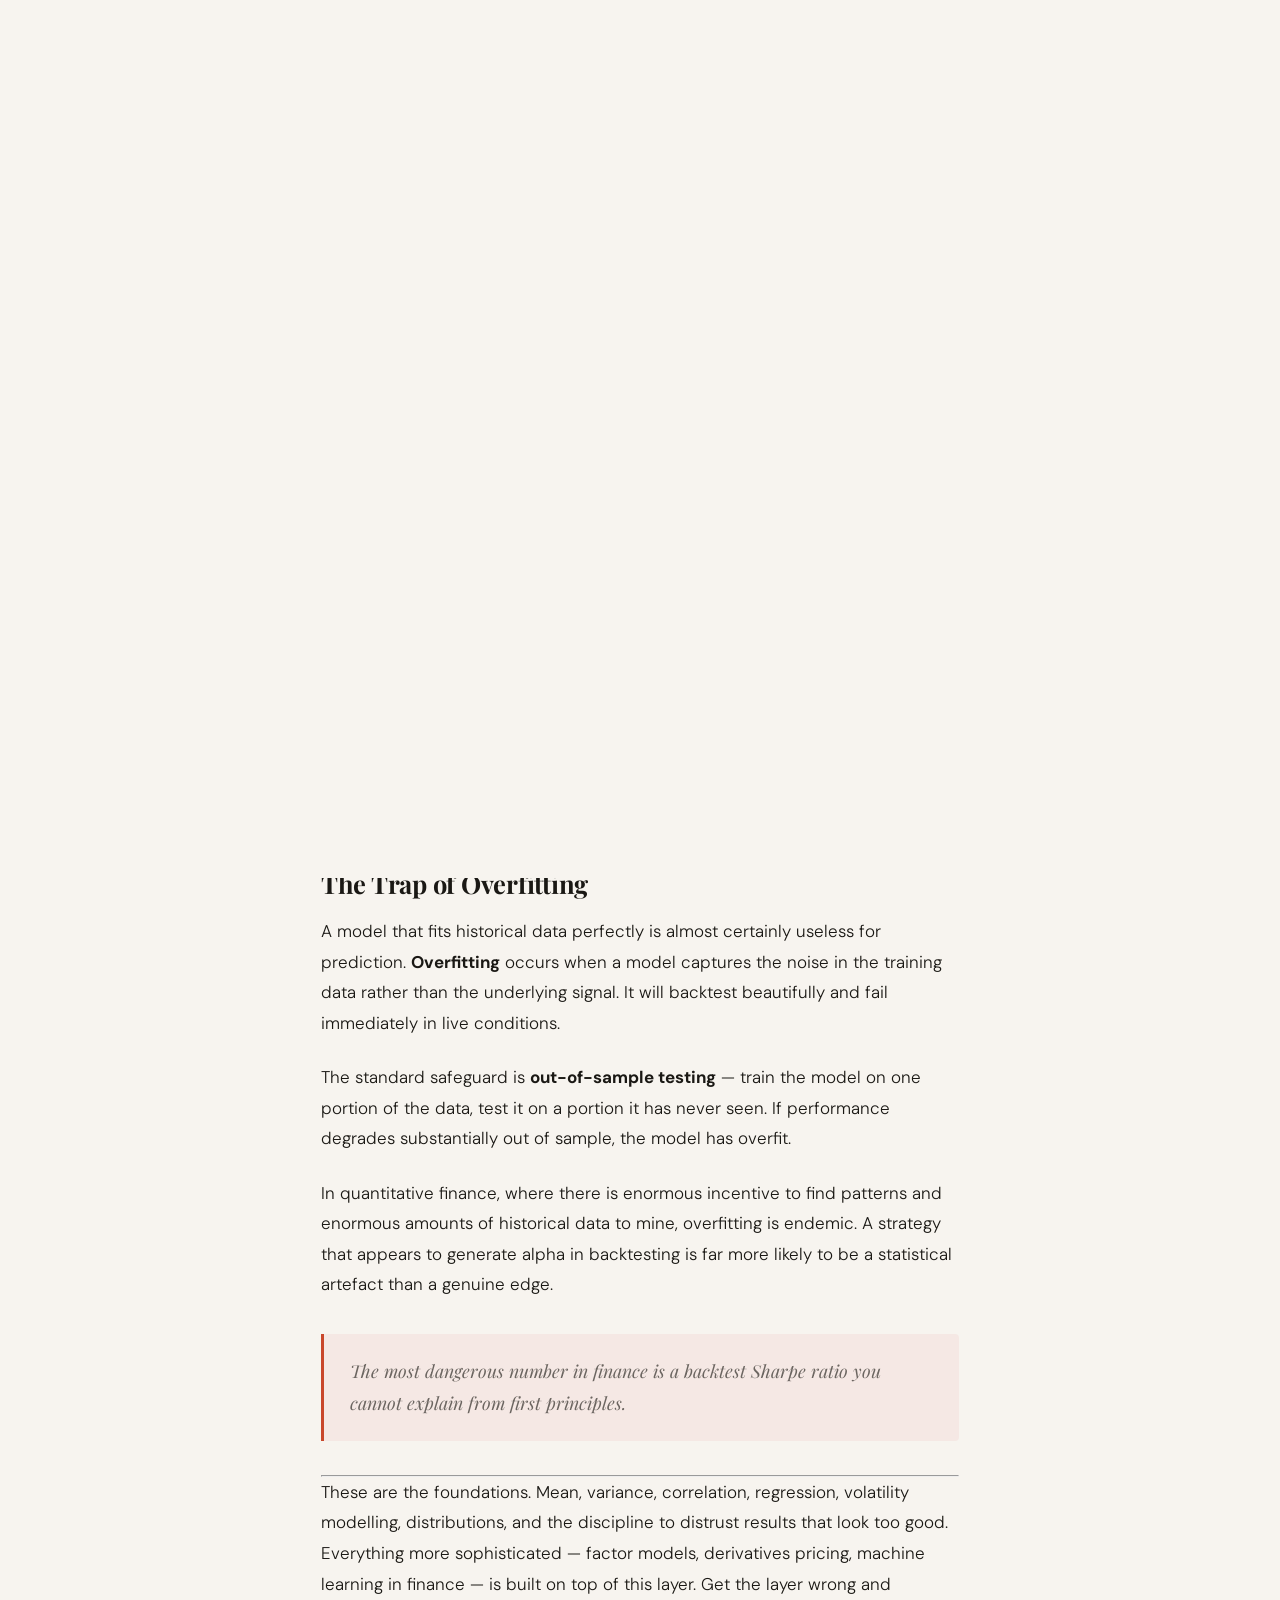
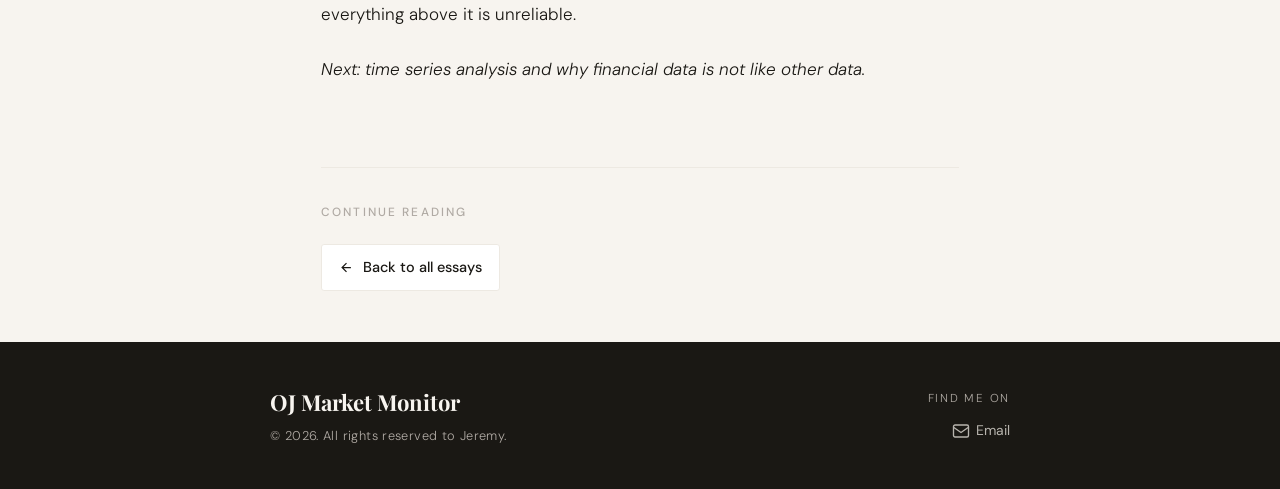
<file: statistical-foundations.html>
<!DOCTYPE html>
<html lang="en">
<head>
  <meta charset="UTF-8" />
  <meta name="viewport" content="width=device-width, initial-scale=1.0" />
  <title>Statistical Foundations for Financial Modelling — OJ Market Monitor</title>
  <link rel="stylesheet" href="style.css" />
  <link href="https://fonts.googleapis.com/css2?family=Playfair+Display:ital,wght@0,400;0,700;1,400&family=DM+Sans:wght@300;400;500&display=swap" rel="stylesheet" />
</head>
<body>

  <!-- HEADER -->
  <header class="site-header">
    <div class="header-inner">
      <div class="site-brand">
        <span class="site-label">est. 2026</span>
        <a href="index.html" style="text-decoration:none;">
          <h1 class="site-title">Financial &amp; Tech Updates and Anecdotes</h1>
        </a>
      </div>
      <nav class="site-nav">
        <br>
        <a href="#">About</a>
      </nav>
    </div>
    <div class="header-rule"></div>
  </header>

  <!-- MAIN -->
  <main class="main-content">

    <section class="article-hero">
      <a href="index.html" class="article-back">
        <svg width="16" height="16" viewBox="0 0 24 24" fill="none" stroke="currentColor" stroke-width="2"><path d="M19 12H5M12 19l-7-7 7-7"/></svg>
        All essays
      </a>

      <div class="article-meta">
        <span class="card-tag">Quant</span>
        <span class="card-date">Apr 4, 2026</span>
      </div>

      <h1 class="article-title">Statistical Foundations for Financial Modelling</h1>

      <div class="article-byline">
        <span class="author">Jeremy Angwenyi</span>
        <span class="sep"></span>
        <span>6 min read</span>
        <span class="sep"></span>
        <span>1,066 words</span>
      </div>
    </section>

    <article class="article-body">
      <p class="lead">Before the models, the algorithms, and the trading strategies, there is a small set of statistical ideas that almost everything else is built on. This is where it starts.</p>
      <p>Most financial modelling literature assumes you already speak the language. This piece does not. It starts at the foundation — the handful of statistical concepts that appear, in one form or another, in nearly every quantitative finance application — and shows where each one actually shows up in practice.</p>
<h2>Mean, Variance, and Why They Are Not Enough</h2>
<p>The <strong>mean</strong> (average) of a return series tells you the central tendency of the distribution — what a typical outcome looks like. The <strong>variance</strong> measures how spread out returns are around that mean. Its square root, the <strong>standard deviation</strong>, is the most common measure of risk in finance.</p>
<p>If a stock returns 2%, -1%, 3%, -2%, 1% over five days, the mean daily return is 0.6% and the standard deviation is approximately 1.85%.</p>
<p>The problem: mean and variance fully describe a distribution only if that distribution is normal (bell-shaped). Financial returns are not normal. They have <strong>fat tails</strong> — extreme outcomes happen far more often than a normal distribution predicts. The 2008 financial crisis was, under normal distribution assumptions, a multi-sigma event that should occur once in the lifetime of the universe. It did not.</p>
<p>This is why practitioners also look at <strong>skewness</strong> (asymmetry — do large losses happen more than large gains?) and <strong>kurtosis</strong> (tail thickness — how extreme are the extremes?). A return series with negative skew and high kurtosis is riskier than its standard deviation alone suggests.</p>
<h2>Correlation and Covariance</h2>
<p><strong>Covariance</strong> measures how two variables move together. <strong>Correlation</strong> normalises this to a scale of -1 to +1, making it comparable across different assets.</p>
<p>A correlation of +1 means two assets move in perfect lockstep. -1 means they move in perfect opposition. 0 means no linear relationship.</p>
<p>In portfolio construction this matters enormously. Harry Markowitz's core insight — the foundation of Modern Portfolio Theory — is that combining assets with low or negative correlations reduces portfolio variance without proportionally reducing expected return. Diversification, in other words, is a free lunch, but only to the extent that correlations stay low.</p>
<p>The trap: <strong>correlations are not stable</strong>. During market stress, correlations between risky assets tend to spike toward 1 as investors sell everything simultaneously. The diversification you modelled under normal conditions disappears exactly when you need it most.</p>
<h2>Regression</h2>
<p><strong>Linear regression</strong> estimates the relationship between a dependent variable and one or more independent variables. In finance the most common application is the <strong>Capital Asset Pricing Model (CAPM)</strong>:</p>
<pre><code>Return = α + β × Market Return + ε
</code></pre>
<p><strong>Beta (β)</strong> measures how sensitive an asset is to market movements. A beta of 1.2 means the asset tends to move 1.2% for every 1% the market moves. <strong>Alpha (α)</strong> is the intercept — the return unexplained by market exposure, often interpreted as manager skill or mispricing. <strong>ε</strong> is the error term — the residual noise the model does not capture.</p>
<p>Running this regression against historical data gives you estimates for α and β. The <strong>R²</strong> statistic tells you how much of the asset's return variation is explained by the market — a high R² means the asset is heavily market-driven; a low R² means there is significant idiosyncratic risk.</p>
<p>Multi-factor models (Fama-French three-factor, Carhart four-factor) extend this by adding additional explanatory variables — size, value, momentum — to capture return patterns that market beta alone misses.</p>
<h2>Volatility and Its Behaviour</h2>
<p><strong>Volatility</strong> — the standard deviation of returns over a rolling window — is not constant. It clusters. High-volatility periods tend to follow high-volatility periods. This phenomenon, called <strong>volatility clustering</strong>, is one of the most robust empirical findings in financial data.</p>
<p>The practical implication: a volatility estimate from a calm period will badly underestimate risk during turbulent ones. This is why risk models that use fixed historical volatility windows tend to be slow to react to regime changes.</p>
<p><strong>GARCH models</strong> (Generalised Autoregressive Conditional Heteroskedasticity — a name designed to discourage casual interest) address this by modelling volatility as a time-varying process that responds to recent returns. The output is a conditional volatility estimate that adapts as market conditions change. GARCH is standard in options pricing, Value at Risk estimation, and risk management systems.</p>
<h2>Probability Distributions in Practice</h2>
<p>Different financial variables are modelled with different distributions depending on what properties they need to capture:</p>
<p><strong>Normal distribution</strong> — used for log-returns over short horizons as an approximation, despite its known shortcomings. Simple and mathematically tractable.</p>
<p><strong>Log-normal distribution</strong> — if log-returns are normally distributed, prices themselves follow a log-normal distribution. This is the assumption underlying Black-Scholes options pricing. It ensures prices cannot go negative.</p>
<p><strong>Student's t-distribution</strong> — similar to normal but with fatter tails, controlled by a degrees-of-freedom parameter. More honest about extreme outcomes. Increasingly used in risk models as a replacement for normal.</p>
<p><strong>Pareto / power law distributions</strong> — extreme value theory suggests the tails of financial return distributions follow a power law. Used in stress testing and tail risk estimation.</p>
<p>The choice of distribution is a modelling decision with significant consequences. Assuming normality when the true distribution has fat tails means systematically underpricing tail risk — which is precisely what happened across the structured credit market in 2007-08.</p>
<h2>The Trap of Overfitting</h2>
<p>A model that fits historical data perfectly is almost certainly useless for prediction. <strong>Overfitting</strong> occurs when a model captures the noise in the training data rather than the underlying signal. It will backtest beautifully and fail immediately in live conditions.</p>
<p>The standard safeguard is <strong>out-of-sample testing</strong> — train the model on one portion of the data, test it on a portion it has never seen. If performance degrades substantially out of sample, the model has overfit.</p>
<p>In quantitative finance, where there is enormous incentive to find patterns and enormous amounts of historical data to mine, overfitting is endemic. A strategy that appears to generate alpha in backtesting is far more likely to be a statistical artefact than a genuine edge.</p>
<blockquote>
<p>The most dangerous number in finance is a backtest Sharpe ratio you cannot explain from first principles.</p>
</blockquote>
<hr />
<p>These are the foundations. Mean, variance, correlation, regression, volatility modelling, distributions, and the discipline to distrust results that look too good. Everything more sophisticated — factor models, derivatives pricing, machine learning in finance — is built on top of this layer. Get the layer wrong and everything above it is unreliable.</p>
<p><em>Next: time series analysis and why financial data is not like other data.</em></p>
    </article>

    <section class="article-footer">
      <div class="article-footer-label">Continue Reading</div>
      <div class="article-nav">
        <a href="index.html" class="article-nav-link">
          <svg width="15" height="15" viewBox="0 0 24 24" fill="none" stroke="currentColor" stroke-width="2"><path d="M19 12H5M12 19l-7-7 7-7"/></svg>
          Back to all essays
        </a>
      </div>
    </section>

  </main>

  <!-- FOOTER -->
  <footer class="site-footer">
    <div class="footer-inner">
      <div class="footer-brand">
        <span class="footer-title">OJ Market Monitor</span>
        <span class="footer-copy">&copy; 2026. All rights reserved to Jeremy.</span>
      </div>
      <div class="footer-socials">
        <span class="socials-label">Find me on</span>
        <div class="social-links">
          <a href="mailto:jeremyangwenyi.ja@gmail.com" class="social-link" aria-label="Email">
            <svg width="18" height="18" viewBox="0 0 24 24" fill="none" stroke="currentColor" stroke-width="1.8"><rect x="2" y="4" width="20" height="16" rx="2"/><path d="m2 7 10 7 10-7"/></svg>
            Email
          </a>
        </div>
      </div>
    </div>
  </footer>

  <script src="main.js"></script>
</body>
</html>
</file>
<file: style.css>
/* =============================================
   THE MARGIN — style.css
   ============================================= */

*, *::before, *::after {
  box-sizing: border-box;
  margin: 0;
  padding: 0;
}

:root {
  --ink:        #1a1814;
  --ink-light:  #6b6560;
  --ink-faint:  #b0aaa4;
  --paper:      #f7f4ef;
  --paper-warm: #ede9e2;
  --accent:     #c9472b;
  --accent-pale:#f5e8e4;

  --font-serif: 'Playfair Display', Georgia, serif;
  --font-sans:  'DM Sans', system-ui, sans-serif;

  --max-width: 740px;
  --gutter:    clamp(1.25rem, 5vw, 3rem);
}

html {
  font-size: 17px;
  scroll-behavior: smooth;
}

body {
  background-color: var(--paper);
  color: var(--ink);
  font-family: var(--font-sans);
  font-weight: 300;
  line-height: 1.7;
  min-height: 100vh;
  display: flex;
  flex-direction: column;
}

/* ── HEADER ─────────────────────────────────── */

.site-header {
  padding: 2rem var(--gutter) 0;
  opacity: 0;
  transform: translateY(-12px);
  animation: fadeUp 0.6s ease forwards;
}

.header-inner {
  max-width: var(--max-width);
  margin: 0 auto;
  display: flex;
  align-items: flex-end;
  justify-content: space-between;
  gap: 1rem;
  padding-bottom: 1.25rem;
}

.site-brand {
  display: flex;
  flex-direction: column;
  gap: 0.1rem;
}

.site-label {
  font-family: var(--font-sans);
  font-size: 0.7rem;
  font-weight: 500;
  letter-spacing: 0.18em;
  text-transform: uppercase;
  color: var(--accent);
}

.site-title {
  font-family: var(--font-serif);
  font-size: clamp(2rem, 5vw, 2.75rem);
  font-weight: 700;
  letter-spacing: -0.02em;
  line-height: 1;
  color: var(--ink);
}

.site-nav {
  display: flex;
  gap: 1.5rem;
  padding-bottom: 0.25rem;
}

.site-nav a {
  font-family: var(--font-sans);
  font-size: 0.85rem;
  font-weight: 400;
  letter-spacing: 0.04em;
  color: var(--ink-light);
  text-decoration: none;
  transition: color 0.2s;
}

.site-nav a:hover {
  color: var(--accent);
}

.header-rule {
  max-width: var(--max-width);
  margin: 0 auto;
  height: 1px;
  background: linear-gradient(to right, var(--ink) 0%, var(--ink-faint) 60%, transparent 100%);
}

/* ── MAIN ────────────────────────────────────── */

.main-content {
  flex: 1;
  max-width: var(--max-width);
  width: 100%;
  margin: 0 auto;
  padding: 0 var(--gutter);
}

/* ── INTRO ───────────────────────────────────── */

.intro-section {
  padding: 2.5rem 0 2rem;
  border-bottom: 1px solid var(--paper-warm);
  opacity: 0;
  animation: fadeUp 0.6s 0.15s ease forwards;
}

.intro-text {
  font-family: var(--font-serif);
  font-style: italic;
  font-size: clamp(1rem, 2.5vw, 1.2rem);
  line-height: 1.75;
  color: var(--ink-light);
  max-width: 580px;
}

/* ── ARTICLES ────────────────────────────────── */

.articles-section {
  padding: 2rem 0 3rem;
}

.section-label {
  font-size: 0.7rem;
  font-weight: 500;
  letter-spacing: 0.18em;
  text-transform: uppercase;
  color: var(--ink-faint);
  margin-bottom: 1.5rem;
}

/* ── CARD ────────────────────────────────────── */

.card {
  border-top: 1px solid var(--paper-warm);
  opacity: 0;
  animation: fadeUp 0.55s ease forwards;
}

.card:nth-child(2) { animation-delay: 0.25s; }
.card:nth-child(3) { animation-delay: 0.35s; }
.card:nth-child(4) { animation-delay: 0.45s; }
.card:nth-child(5) { animation-delay: 0.55s; }

.card-link {
  display: block;
  padding: 1.6rem 0;
  text-decoration: none;
  color: inherit;
  position: relative;
  transition: padding-left 0.3s ease;
}

.card-link::before {
  content: '';
  position: absolute;
  left: 0;
  top: 1.6rem;
  bottom: 1.6rem;
  width: 2px;
  background-color: var(--accent);
  transform: scaleY(0);
  transform-origin: top;
  transition: transform 0.3s ease;
}

.card:hover .card-link {
  padding-left: 1rem;
}

.card:hover .card-link::before {
  transform: scaleY(1);
}

.card-meta {
  display: flex;
  align-items: center;
  gap: 0.75rem;
  margin-bottom: 0.5rem;
}

.card-tag {
  font-size: 0.68rem;
  font-weight: 500;
  letter-spacing: 0.14em;
  text-transform: uppercase;
  color: var(--accent);
  background-color: var(--accent-pale);
  padding: 0.15em 0.55em;
  border-radius: 2px;
}

.card-date {
  font-size: 0.78rem;
  color: var(--ink-faint);
}

.card-title {
  font-family: var(--font-serif);
  font-size: clamp(1.15rem, 3vw, 1.45rem);
  font-weight: 700;
  line-height: 1.3;
  letter-spacing: -0.01em;
  color: var(--ink);
  margin-bottom: 0.6rem;
  transition: color 0.2s;
}

.card:hover .card-title {
  color: var(--accent);
}

.card-excerpt {
  font-size: 0.92rem;
  color: var(--ink-light);
  line-height: 1.65;
  margin-bottom: 0.9rem;
  max-width: 560px;
}

.card-read {
  font-size: 0.8rem;
  font-weight: 500;
  letter-spacing: 0.04em;
  color: var(--ink-faint);
  transition: color 0.2s;
}

.card:hover .card-read {
  color: var(--accent);
}

/* ── FOOTER ──────────────────────────────────── */

.site-footer {
  background-color: var(--ink);
  color: var(--paper);
  padding: 2.5rem var(--gutter);
}

.footer-inner {
  max-width: var(--max-width);
  margin: 0 auto;
  display: flex;
  align-items: center;
  justify-content: space-between;
  gap: 2rem;
  flex-wrap: wrap;
}

.footer-brand {
  display: flex;
  flex-direction: column;
  gap: 0.2rem;
}

.footer-title {
  font-family: var(--font-serif);
  font-size: 1.3rem;
  font-weight: 700;
}

.footer-copy {
  font-size: 0.75rem;
  color: var(--ink-faint);
  letter-spacing: 0.03em;
}

.footer-socials {
  display: flex;
  flex-direction: column;
  align-items: flex-end;
  gap: 0.6rem;
}

.socials-label {
  font-size: 0.68rem;
  letter-spacing: 0.15em;
  text-transform: uppercase;
  color: var(--ink-faint);
}

.social-links {
  display: flex;
  gap: 1.25rem;
  flex-wrap: wrap;
}

.social-link {
  display: flex;
  align-items: center;
  gap: 0.35rem;
  font-size: 0.82rem;
  font-weight: 400;
  color: var(--paper-warm);
  text-decoration: none;
  opacity: 0.75;
  transition: opacity 0.2s, color 0.2s;
}

.social-link:hover {
  opacity: 1;
  color: var(--accent);
}

/* ── ANIMATION ───────────────────────────────── */

@keyframes fadeUp {
  to {
    opacity: 1;
    transform: translateY(0);
  }
  from {
    opacity: 0;
    transform: translateY(16px);
  }
}

/* ── ARTICLE PAGE ────────────────────────────── */

.article-hero {
  padding: 3rem 0 2.5rem;
  border-bottom: 1px solid var(--paper-warm);
  opacity: 0;
  animation: fadeUp 0.6s 0.1s ease forwards;
}

.article-back {
  display: inline-flex;
  align-items: center;
  gap: 0.4rem;
  font-size: 0.78rem;
  font-weight: 500;
  letter-spacing: 0.06em;
  color: var(--ink-faint);
  text-decoration: none;
  margin-bottom: 2rem;
  transition: color 0.2s;
}

.article-back:hover {
  color: var(--accent);
}

.article-back svg {
  transition: transform 0.2s;
}

.article-back:hover svg {
  transform: translateX(-3px);
}

.article-meta {
  display: flex;
  align-items: center;
  gap: 0.75rem;
  margin-bottom: 1rem;
}

.article-title {
  font-family: var(--font-serif);
  font-size: clamp(1.9rem, 5vw, 2.75rem);
  font-weight: 700;
  line-height: 1.2;
  letter-spacing: -0.02em;
  color: var(--ink);
  margin-bottom: 1.25rem;
}

.article-byline {
  display: flex;
  align-items: center;
  gap: 1rem;
  font-size: 0.82rem;
  color: var(--ink-faint);
}

.article-byline .author {
  color: var(--ink-light);
  font-weight: 500;
}

.article-byline .sep {
  width: 3px;
  height: 3px;
  border-radius: 50%;
  background: var(--ink-faint);
  display: inline-block;
}

/* ── ARTICLE BODY ────────────────────────────── */

.article-body {
  padding: 2.5rem 0 3.5rem;
  opacity: 0;
  animation: fadeUp 0.6s 0.25s ease forwards;
}

.article-body .lead {
  font-family: var(--font-serif);
  font-style: italic;
  font-size: clamp(1.05rem, 2.5vw, 1.25rem);
  line-height: 1.75;
  color: var(--ink-light);
  margin-bottom: 2rem;
  padding-bottom: 2rem;
  border-bottom: 1px solid var(--paper-warm);
}

.article-body p {
  font-size: 1rem;
  line-height: 1.8;
  color: var(--ink);
  margin-bottom: 1.4rem;
}

.article-body h2 {
  font-family: var(--font-serif);
  font-size: clamp(1.2rem, 3vw, 1.5rem);
  font-weight: 700;
  line-height: 1.3;
  letter-spacing: -0.01em;
  color: var(--ink);
  margin: 2.5rem 0 0.9rem;
}

.article-body blockquote {
  margin: 2rem 0;
  padding: 1.25rem 1.5rem;
  border-left: 3px solid var(--accent);
  background-color: var(--accent-pale);
  border-radius: 0 4px 4px 0;
}

.article-body blockquote p {
  font-family: var(--font-serif);
  font-style: italic;
  font-size: 1.05rem;
  color: var(--ink-light);
  margin-bottom: 0;
}

/* ── ARTICLE FOOTER ──────────────────────────── */

.article-footer {
  padding: 2rem 0 3rem;
  border-top: 1px solid var(--paper-warm);
  opacity: 0;
  animation: fadeUp 0.6s 0.4s ease forwards;
}

.article-footer-label {
  font-size: 0.7rem;
  font-weight: 500;
  letter-spacing: 0.18em;
  text-transform: uppercase;
  color: var(--ink-faint);
  margin-bottom: 1.25rem;
}

.article-nav {
  display: flex;
  gap: 1rem;
  flex-wrap: wrap;
}

.article-nav-link {
  display: inline-flex;
  align-items: center;
  gap: 0.5rem;
  font-size: 0.85rem;
  font-weight: 500;
  color: var(--ink);
  text-decoration: none;
  padding: 0.6rem 1rem;
  border: 1px solid var(--paper-warm);
  border-radius: 3px;
  background: white;
  transition: border-color 0.2s, color 0.2s, background 0.2s;
}

.article-nav-link:hover {
  border-color: var(--accent);
  color: var(--accent);
  background: var(--accent-pale);
}

/* ── RESPONSIVE ──────────────────────────────── */

@media (max-width: 540px) {
  .header-inner {
    flex-direction: column;
    align-items: flex-start;
    gap: 0.75rem;
  }

  .footer-inner {
    flex-direction: column;
    align-items: flex-start;
  }

  .footer-socials {
    align-items: flex-start;
  }
}
</file>
